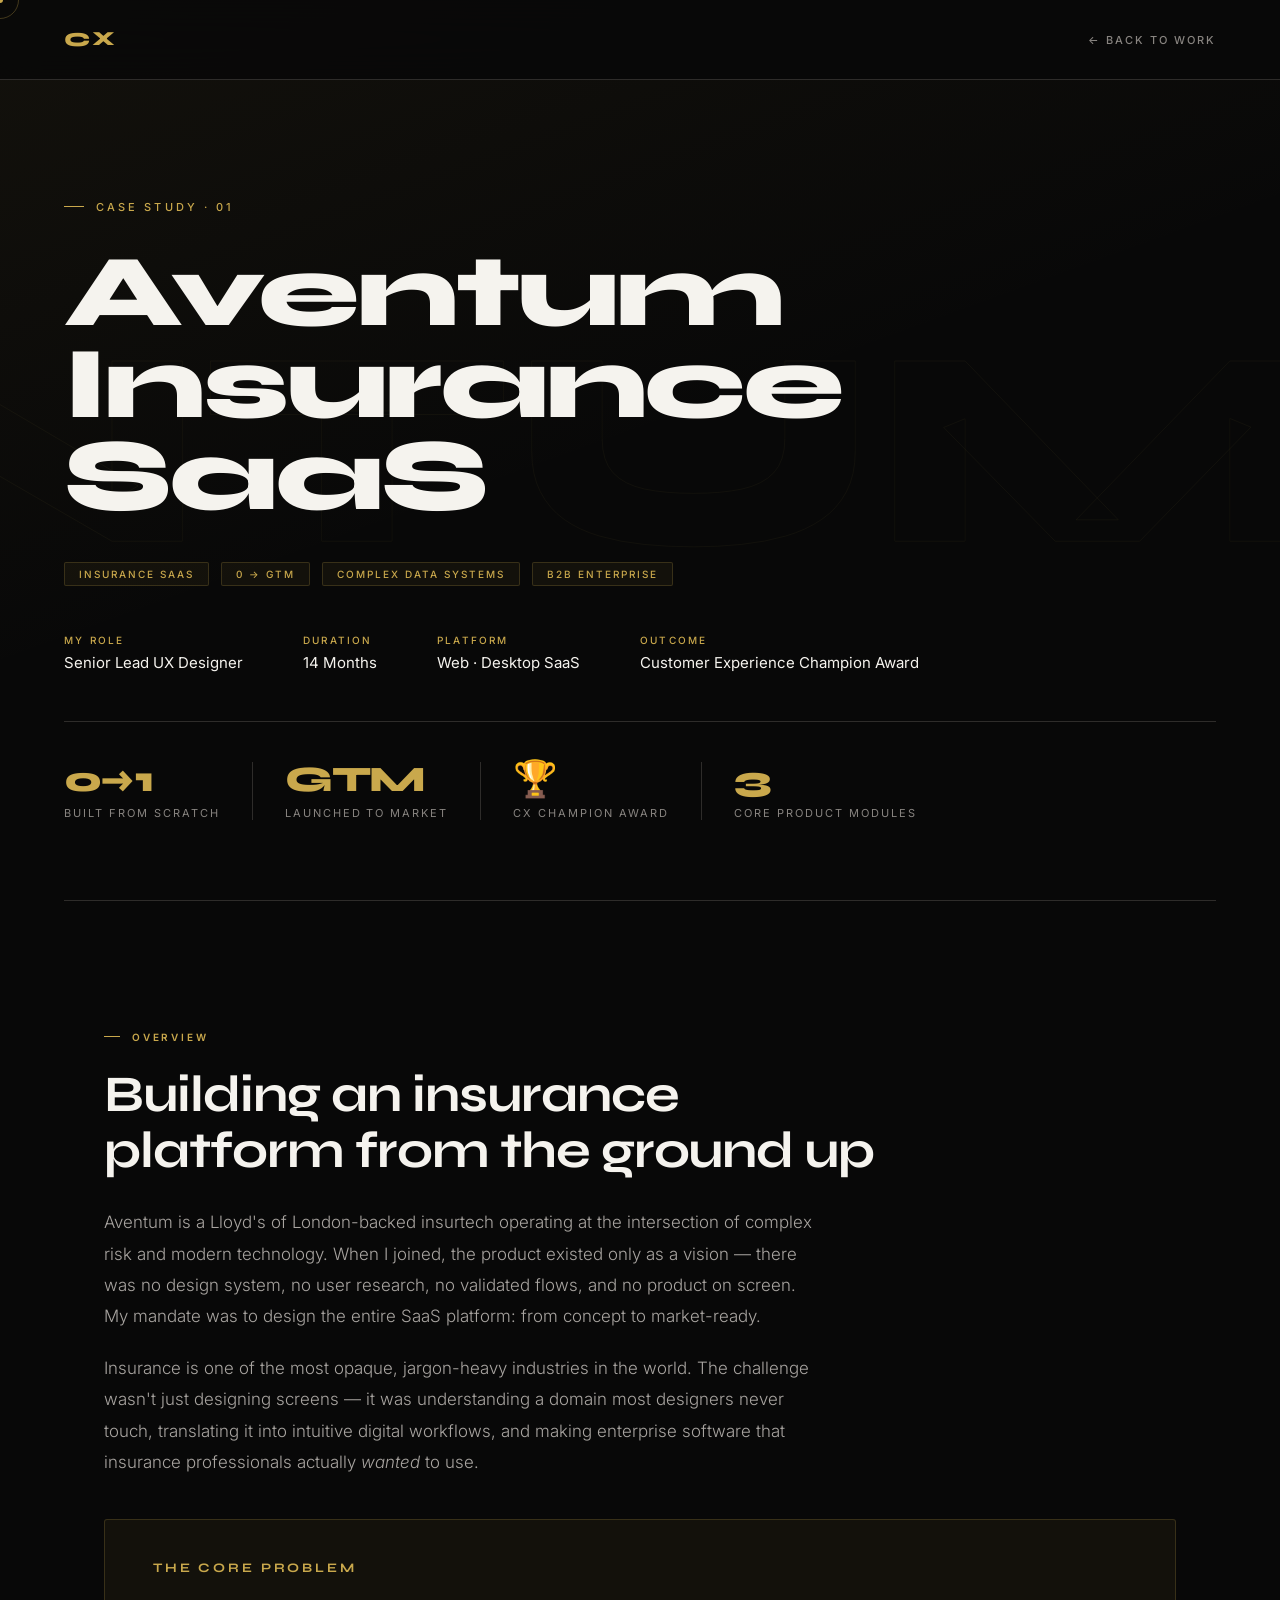
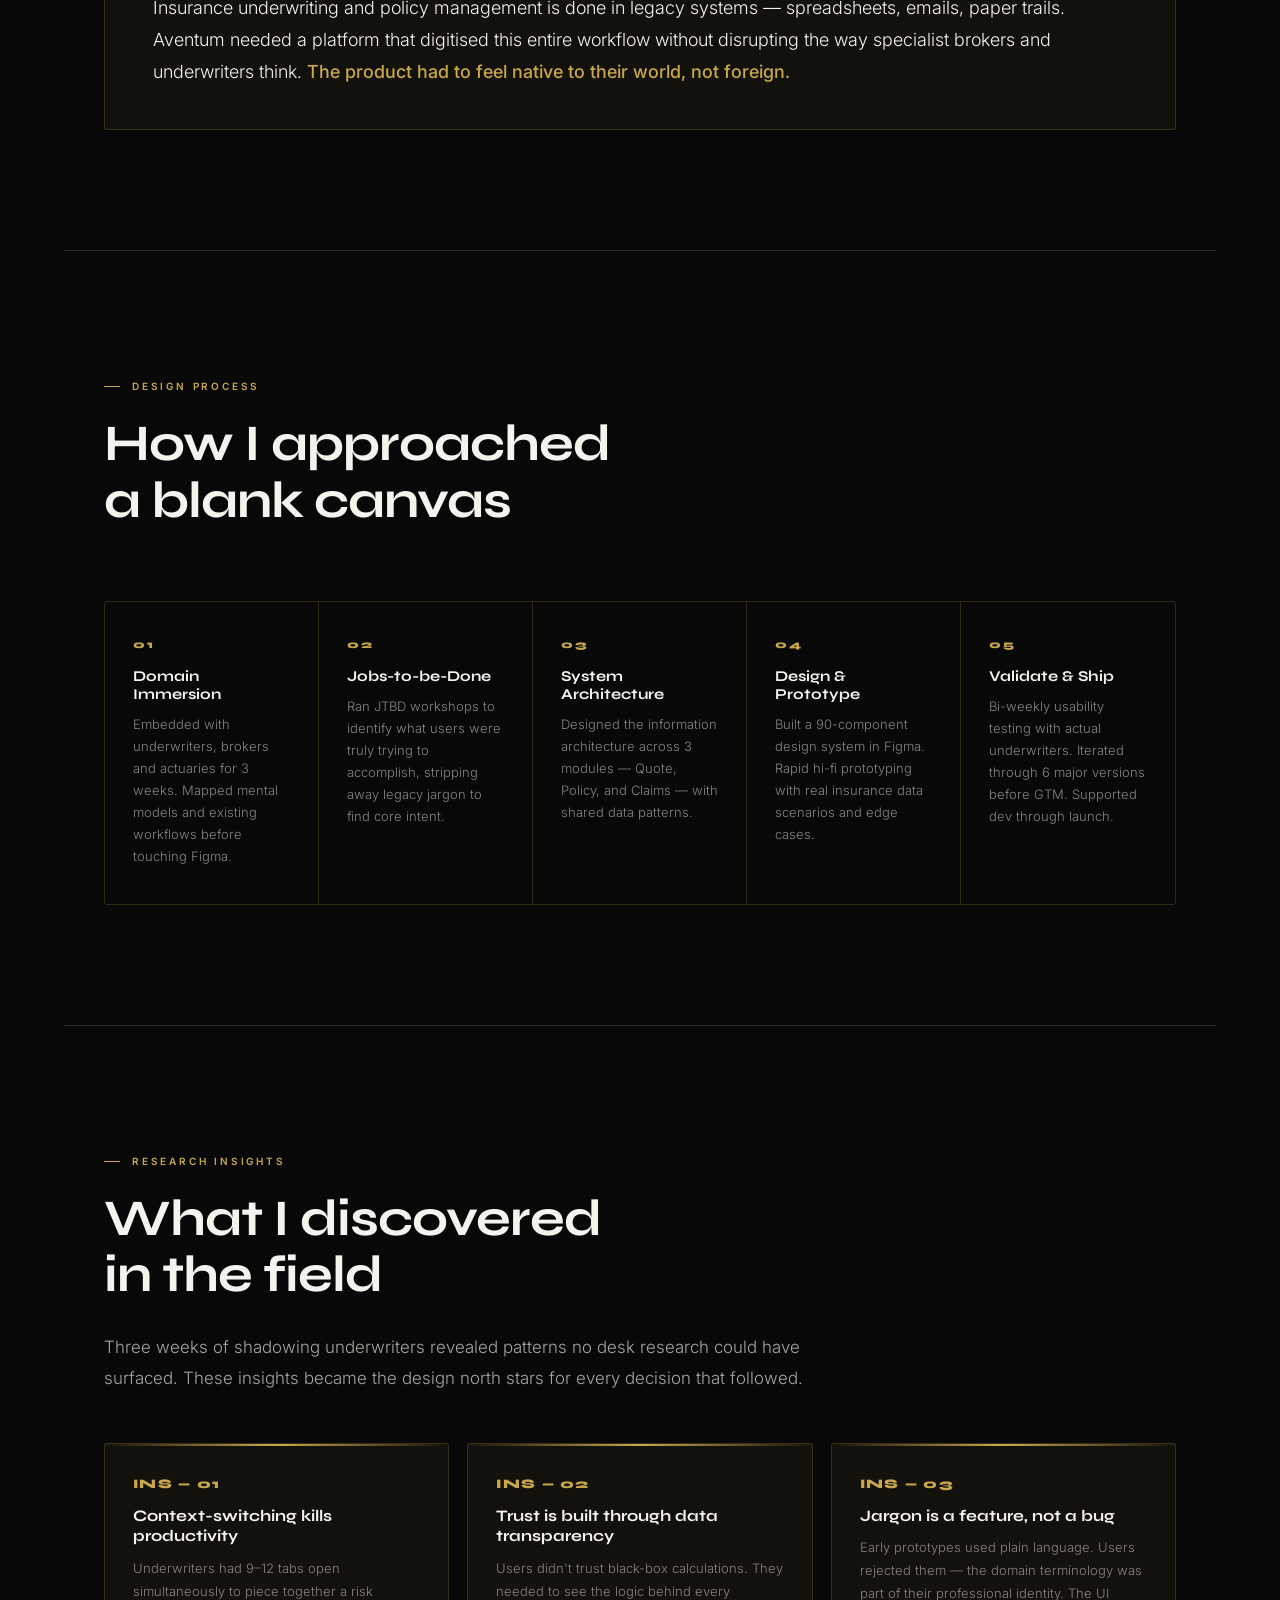
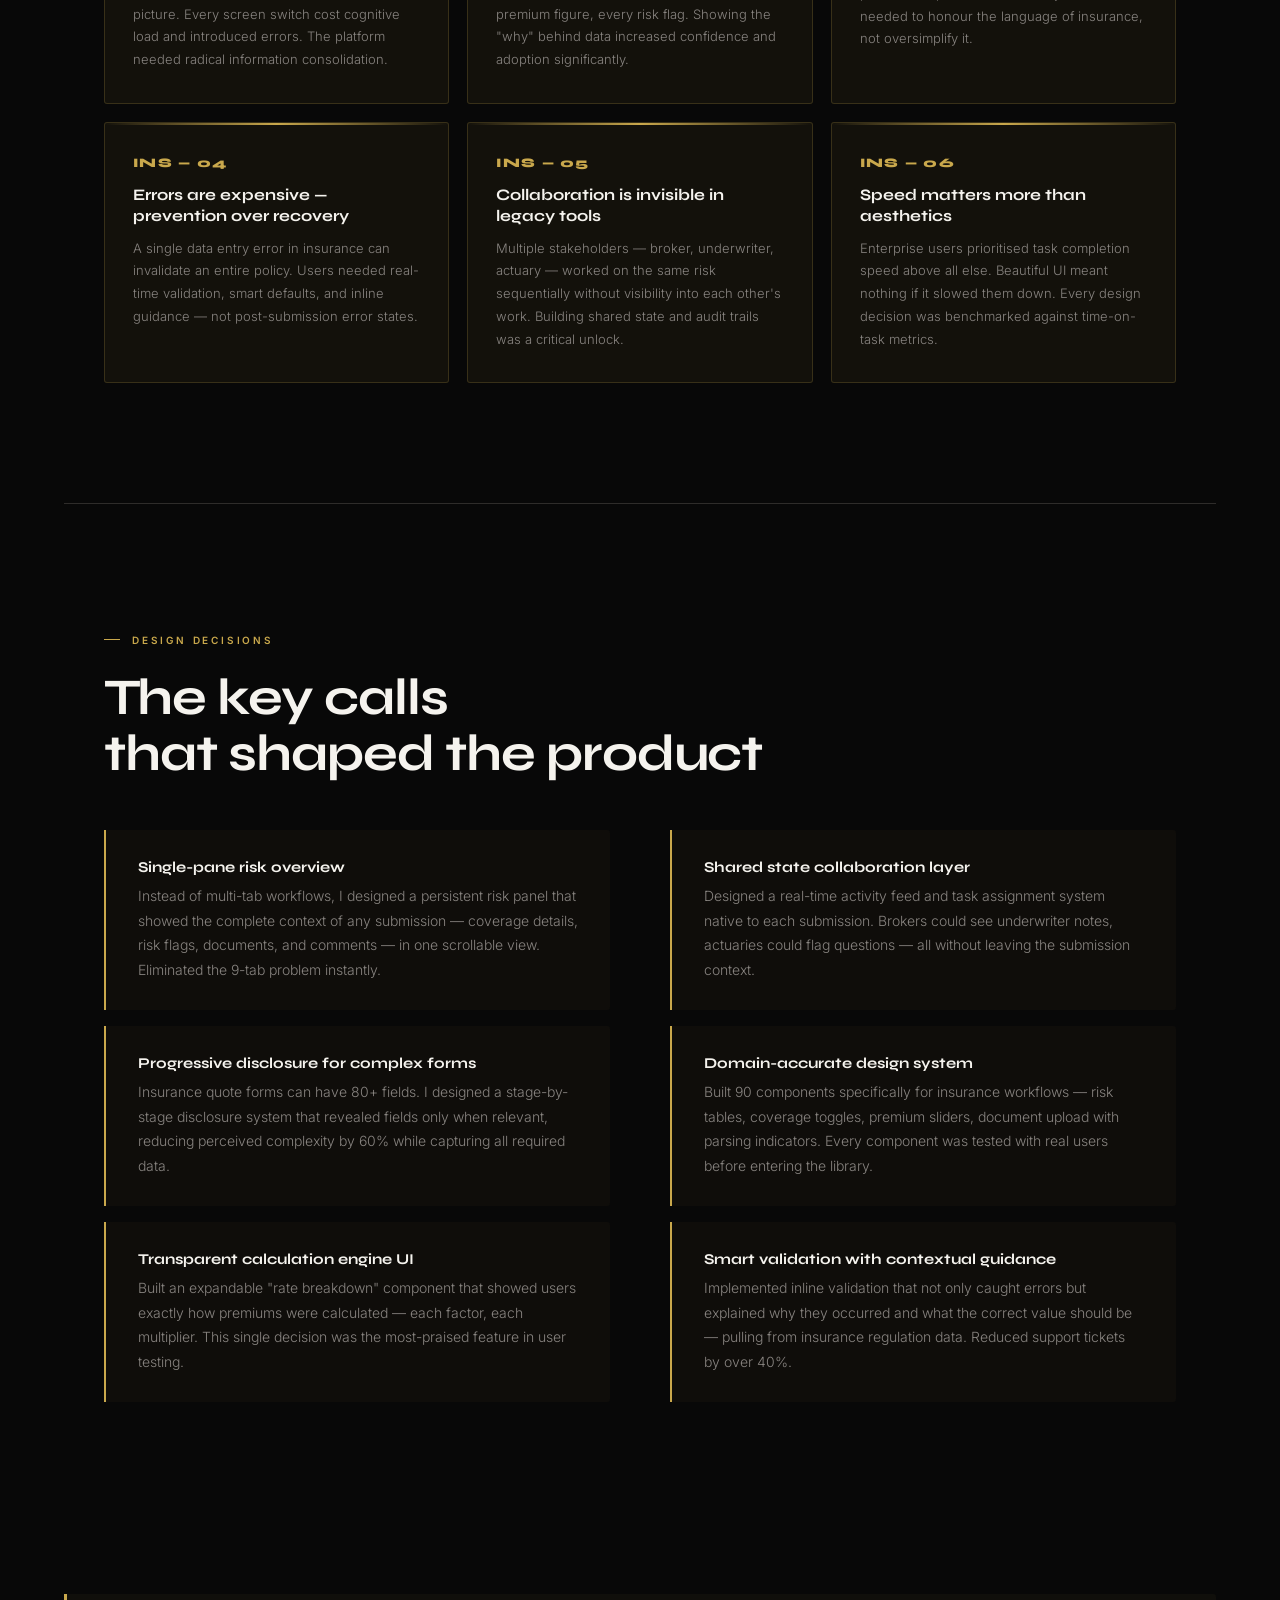
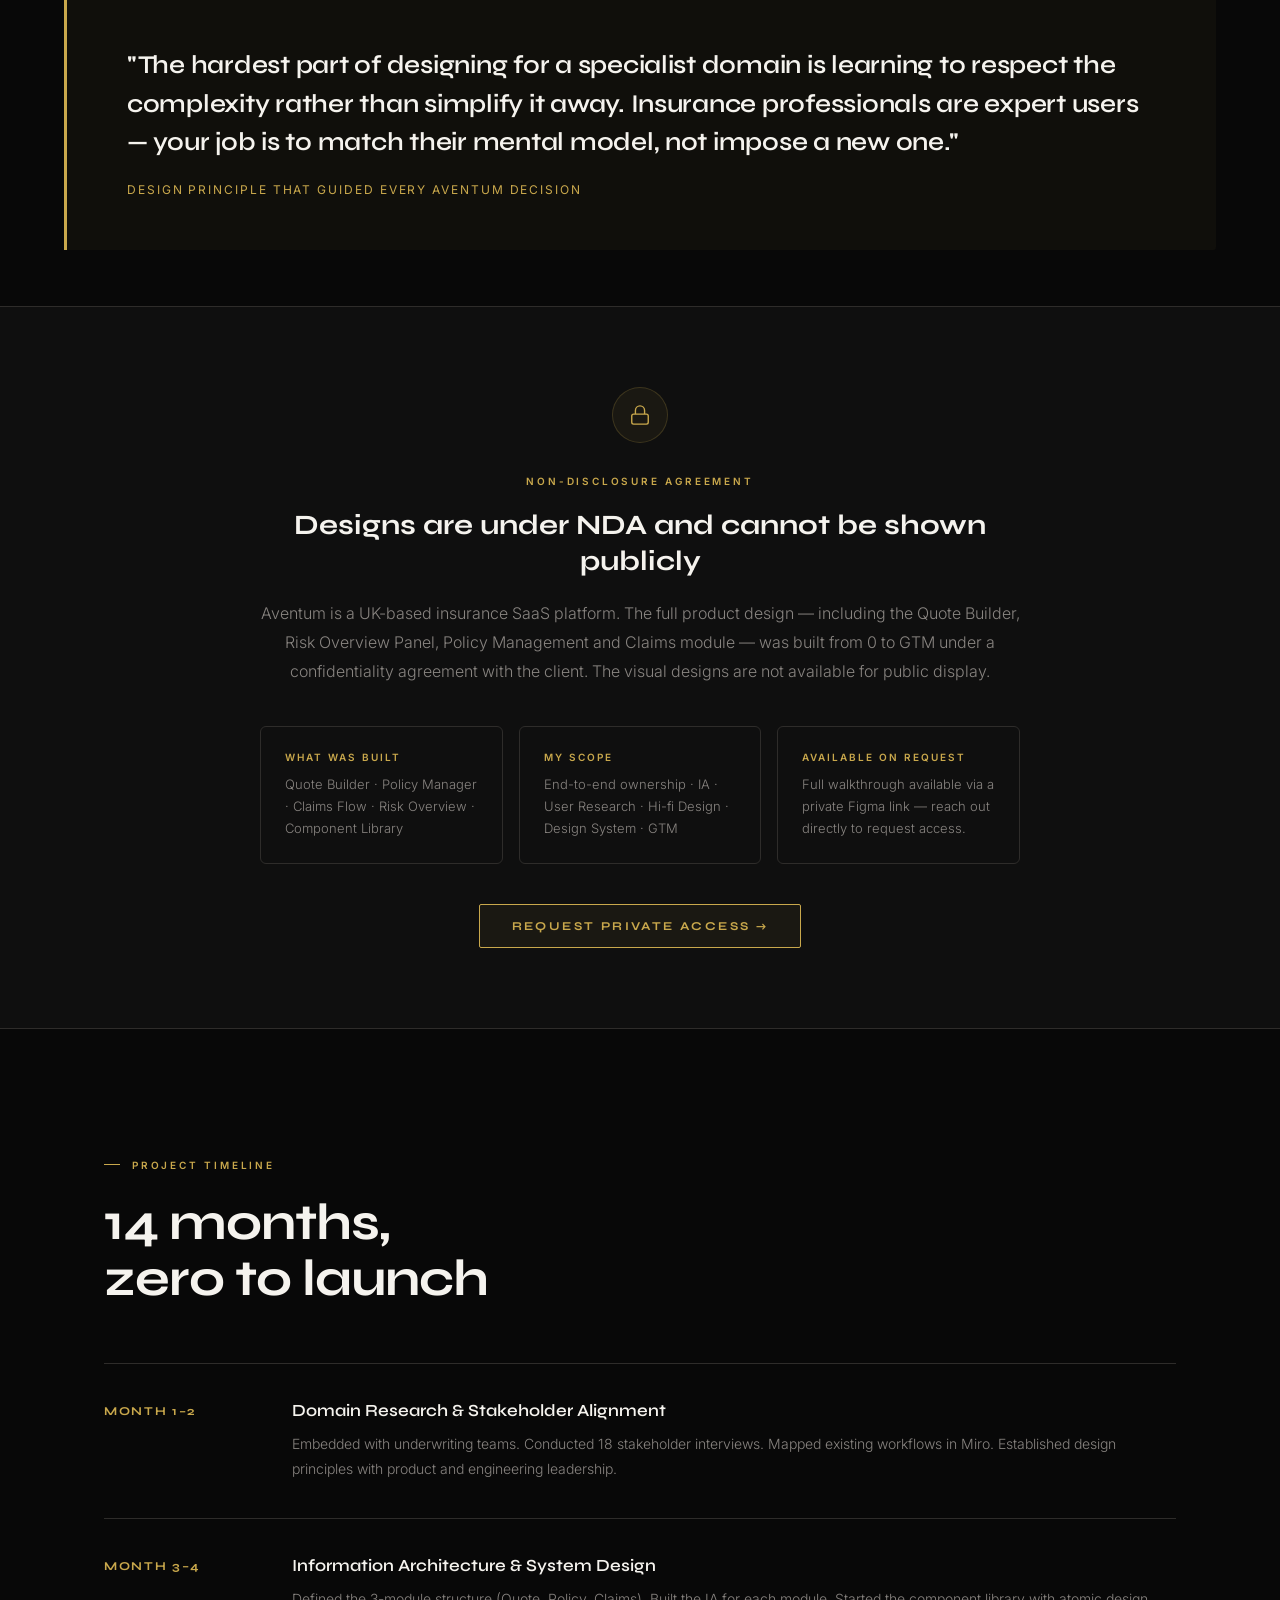
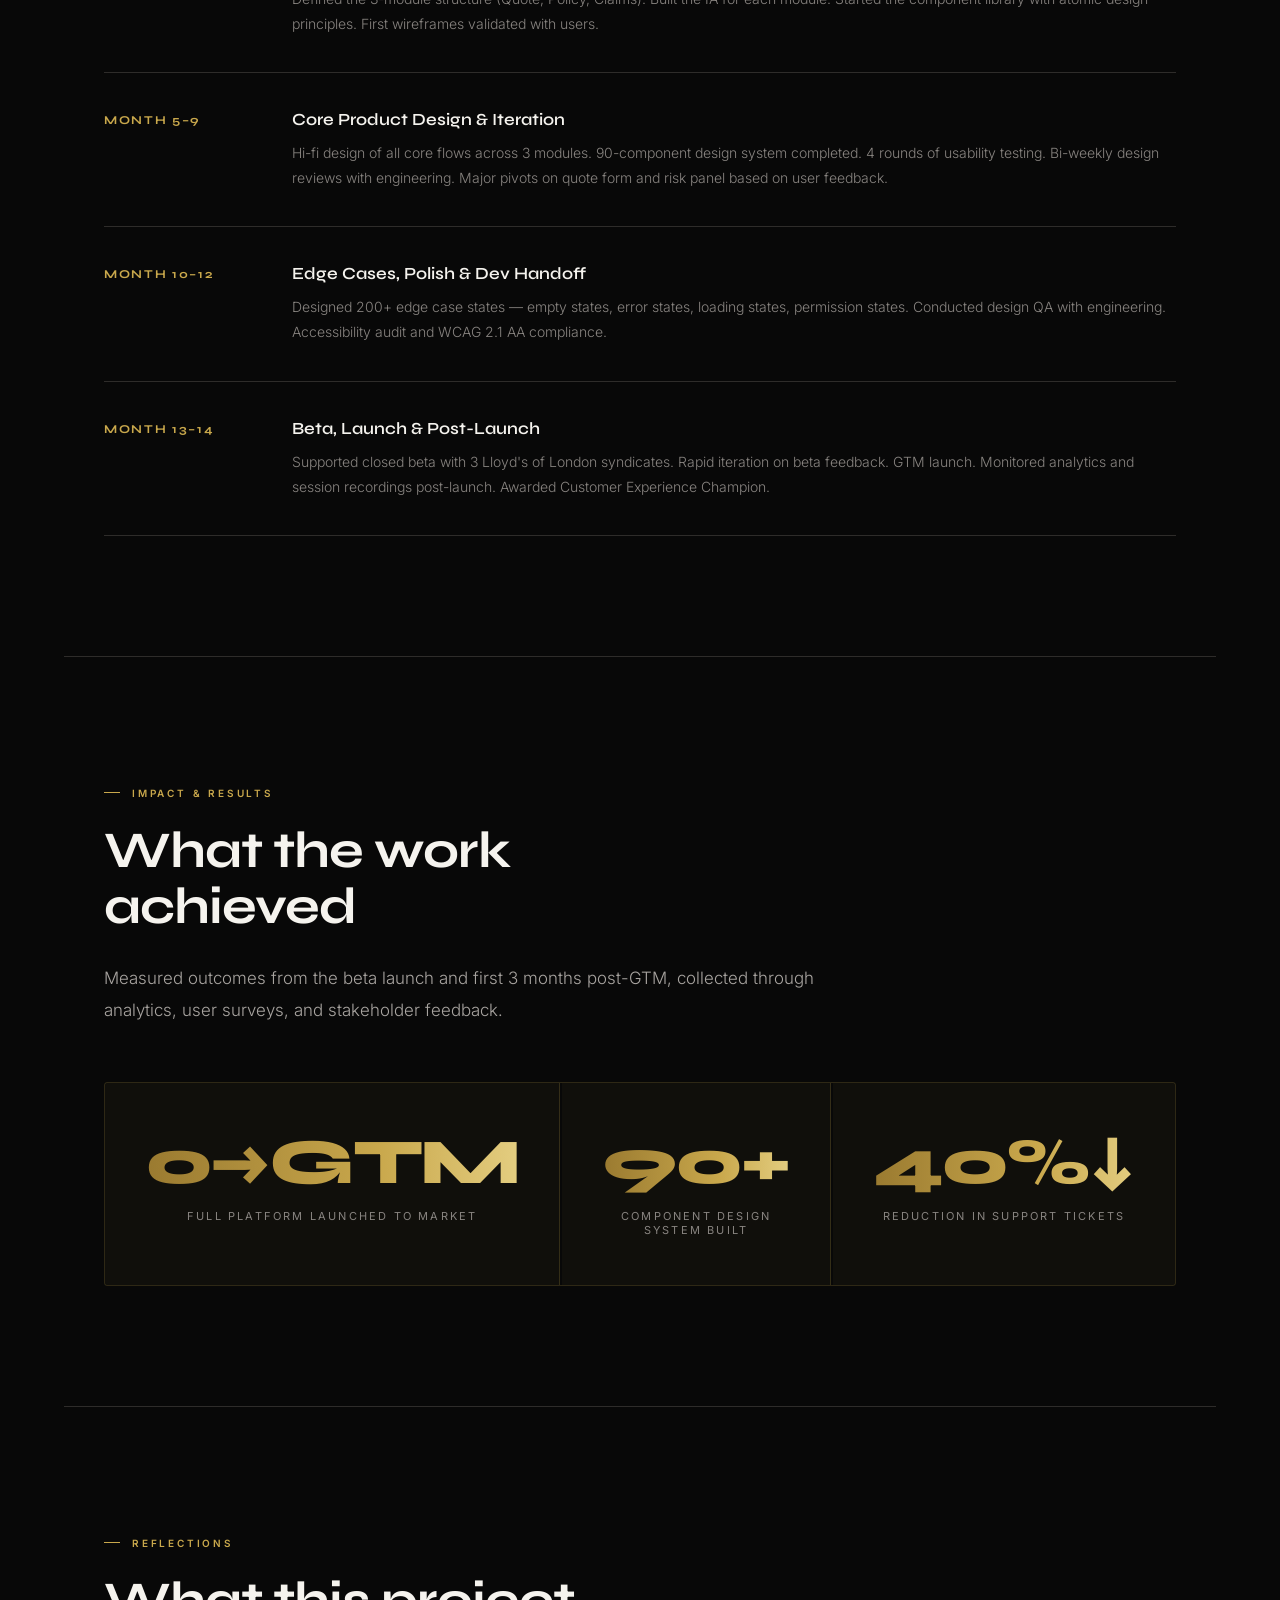
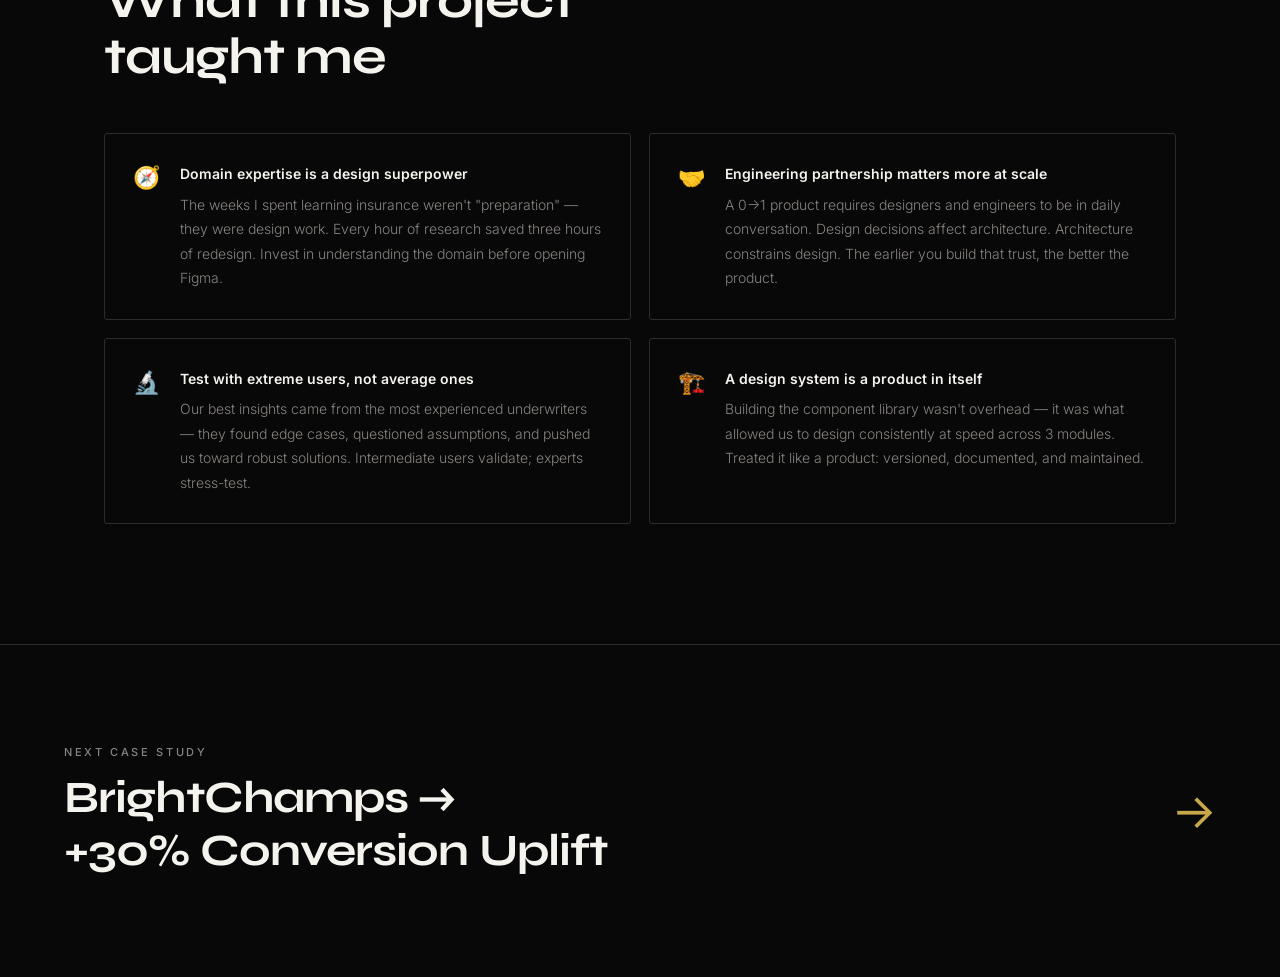
<file: aventum.html>
<!DOCTYPE html>
<html lang="en">
<head>
  <meta charset="UTF-8" />
  <meta name="viewport" content="width=device-width, initial-scale=1.0" />
  <title>Aventum — Case Study · Charanjeet Singh</title>
  <link rel="preconnect" href="https://fonts.googleapis.com" />
  <link rel="preconnect" href="https://fonts.gstatic.com" crossorigin />
  <link href="https://fonts.googleapis.com/css2?family=Syne:wght@400;600;700;800&family=Inter:wght@300;400;500;600" rel="stylesheet" />
  <link rel="stylesheet" href="case-study.css" />
  <style>
    /* Aventum-specific accent: deeper teal-gold */
    .hero-accent-bar {
      width: 60px; height: 3px;
      background: linear-gradient(90deg, var(--gold-dark), var(--gold-light));
      margin-bottom: 36px;
      border-radius: 2px;
    }
    .tag-pill {
      display: inline-block;
      padding: 5px 14px;
      border: 1px solid var(--gold-border);
      border-radius: 2px;
      font-size: 10px;
      font-weight: 500;
      letter-spacing: 0.2em;
      text-transform: uppercase;
      color: var(--gold);
      background: var(--gold-faint);
      margin-right: 8px;
      margin-bottom: 8px;
    }
    .cs-highlight {
      color: var(--gold);
      font-weight: 500;
    }
    .problem-block {
      padding: 40px 48px;
      border: 1px solid var(--gold-border);
      border-radius: 3px;
      background: var(--gold-faint);
      margin-top: 40px;
    }
    .problem-block h3 {
      font-family: 'Syne', sans-serif;
      font-weight: 700;
      font-size: 13px;
      letter-spacing: 0.22em;
      text-transform: uppercase;
      color: var(--gold);
      margin-bottom: 16px;
    }
    .problem-block p {
      font-size: 18px;
      font-weight: 300;
      line-height: 1.8;
      color: var(--white);
    }
    .design-decision {
      padding: 28px 32px;
      border-left: 2px solid var(--gold);
      background: rgba(201,168,76,0.03);
      margin-bottom: 16px;
      border-radius: 0 3px 3px 0;
    }
    .design-decision h4 {
      font-family: 'Syne', sans-serif;
      font-weight: 700;
      font-size: 15px;
      color: var(--white);
      margin-bottom: 8px;
    }
    .design-decision p {
      font-size: 14px;
      font-weight: 300;
      line-height: 1.75;
      color: var(--white-dim);
    }
    .cs-full-mockup {
      width: calc(100% + 128px);
      margin-left: -64px;
      border-top: 1px solid var(--white-faint);
      border-bottom: 1px solid var(--white-faint);
      background: var(--black-2);
      padding: 80px 64px;
      display: grid;
      grid-template-columns: 1fr 1fr 1fr;
      gap: 24px;
    }
    .mini-screen {
      border: 1px solid var(--gold-border);
      border-radius: 6px;
      overflow: hidden;
      background: var(--black-3);
    }
    .mini-screen-bar {
      padding: 10px 14px;
      display: flex;
      gap: 6px;
      align-items: center;
      border-bottom: 1px solid var(--white-faint);
      background: var(--black-2);
    }
    .mini-dot { width: 8px; height: 8px; border-radius: 50%; }
    .mini-dot:nth-child(1) { background: #FF5F57; }
    .mini-dot:nth-child(2) { background: #FEBC2E; }
    .mini-dot:nth-child(3) { background: #28C840; }
    .mini-screen-body {
      padding: 28px 24px;
      min-height: 200px;
      display: flex;
      flex-direction: column;
      justify-content: center;
      align-items: center;
      text-align: center;
      gap: 10px;
    }
    .mini-screen-icon { font-size: 28px; opacity: 0.5; }
    .mini-screen-label {
      font-size: 11px;
      font-weight: 400;
      letter-spacing: 0.16em;
      text-transform: uppercase;
      color: var(--white-faint);
    }
    @media (max-width: 1024px) {
      .cs-full-mockup { width: 100%; margin-left: 0; padding: 60px 40px; grid-template-columns: 1fr 1fr; }
    }
    @media (max-width: 640px) {
      .cs-full-mockup { grid-template-columns: 1fr; }
    }
  </style>
</head>
<body>

  <!-- Custom cursor -->
  <div class="cursor" id="cursor"></div>
  <div class="cursor-ring" id="cursorRing"></div>

  <!-- Nav -->
  <nav class="cs-nav">
    <a href="index.html" class="slot-logo" id="slotLogo" aria-label="CS">
      <div class="slot-reel-wrap">
        <div class="slot-reel" id="slotLeft">
          <span>C</span><span>C</span><span>U</span><span>C</span>
        </div>
      </div>
      <div class="slot-reel-wrap">
        <div class="slot-reel" id="slotRight">
          <span>S</span><span>X</span><span>X</span><span>S</span>
        </div>
      </div>
    </a>
    <a href="index.html#work" class="cs-nav-back">← Back to Work</a>
  </nav>

  <!-- Hero -->
  <section class="cs-hero">
    <div class="cs-hero-bg"></div>
    <div class="cs-hero-bg-text">AVENTUM</div>

    <div class="cs-hero-content">
      <div class="cs-hero-tag">Case Study · 01</div>

      <h1 class="cs-hero-title">
        Aventum<br/>Insurance SaaS
      </h1>

      <div style="margin-bottom: 40px;">
        <span class="tag-pill">Insurance SaaS</span>
        <span class="tag-pill">0 → GTM</span>
        <span class="tag-pill">Complex Data Systems</span>
        <span class="tag-pill">B2B Enterprise</span>
      </div>

      <div class="cs-hero-meta">
        <div class="cs-hero-meta-item">
          <span class="cs-hero-meta-label">My Role</span>
          <span class="cs-hero-meta-value">Senior Lead UX Designer</span>
        </div>
        <div class="cs-hero-meta-item">
          <span class="cs-hero-meta-label">Duration</span>
          <span class="cs-hero-meta-value">14 Months</span>
        </div>
        <div class="cs-hero-meta-item">
          <span class="cs-hero-meta-label">Platform</span>
          <span class="cs-hero-meta-value">Web · Desktop SaaS</span>
        </div>
        <div class="cs-hero-meta-item">
          <span class="cs-hero-meta-label">Outcome</span>
          <span class="cs-hero-meta-value">Customer Experience Champion Award</span>
        </div>
      </div>

      <div class="cs-hero-impact">
        <div class="cs-impact-stat">
          <span class="cs-impact-num">0→1</span>
          <span class="cs-impact-label">Built from scratch</span>
        </div>
        <div class="cs-impact-stat">
          <span class="cs-impact-num">GTM</span>
          <span class="cs-impact-label">Launched to market</span>
        </div>
        <div class="cs-impact-stat">
          <span class="cs-impact-num">🏆</span>
          <span class="cs-impact-label">CX Champion Award</span>
        </div>
        <div class="cs-impact-stat">
          <span class="cs-impact-num">3</span>
          <span class="cs-impact-label">Core product modules</span>
        </div>
      </div>
    </div>
  </section>

  <!-- Overview -->
  <div class="cs-divider"></div>
  <section class="cs-section">
    <div class="cs-section-tag">Overview</div>
    <h2 class="cs-section-title">Building an insurance<br/>platform from the ground up</h2>
    <p class="cs-body">
      Aventum is a Lloyd's of London-backed insurtech operating at the intersection of complex risk and modern technology. When I joined, the product existed only as a vision — there was no design system, no user research, no validated flows, and no product on screen. My mandate was to design the entire SaaS platform: from concept to market-ready.
    </p>
    <p class="cs-body" style="margin-top: 20px;">
      Insurance is one of the most opaque, jargon-heavy industries in the world. The challenge wasn't just designing screens — it was understanding a domain most designers never touch, translating it into intuitive digital workflows, and making enterprise software that insurance professionals actually <em>wanted</em> to use.
    </p>

    <div class="problem-block">
      <h3>The Core Problem</h3>
      <p>Insurance underwriting and policy management is done in legacy systems — spreadsheets, emails, paper trails. Aventum needed a platform that digitised this entire workflow without disrupting the way specialist brokers and underwriters think. <span class="cs-highlight">The product had to feel native to their world, not foreign.</span></p>
    </div>
  </section>

  <!-- Process -->
  <div class="cs-divider"></div>
  <section class="cs-section">
    <div class="cs-section-tag">Design Process</div>
    <h2 class="cs-section-title">How I approached<br/>a blank canvas</h2>

    <div class="cs-process">
      <div class="cs-process-step">
        <span class="cs-process-num">01</span>
        <div class="cs-process-name">Domain Immersion</div>
        <p class="cs-process-desc">Embedded with underwriters, brokers and actuaries for 3 weeks. Mapped mental models and existing workflows before touching Figma.</p>
      </div>
      <div class="cs-process-step">
        <span class="cs-process-num">02</span>
        <div class="cs-process-name">Jobs-to-be-Done</div>
        <p class="cs-process-desc">Ran JTBD workshops to identify what users were truly trying to accomplish, stripping away legacy jargon to find core intent.</p>
      </div>
      <div class="cs-process-step">
        <span class="cs-process-num">03</span>
        <div class="cs-process-name">System Architecture</div>
        <p class="cs-process-desc">Designed the information architecture across 3 modules — Quote, Policy, and Claims — with shared data patterns.</p>
      </div>
      <div class="cs-process-step">
        <span class="cs-process-num">04</span>
        <div class="cs-process-name">Design & Prototype</div>
        <p class="cs-process-desc">Built a 90-component design system in Figma. Rapid hi-fi prototyping with real insurance data scenarios and edge cases.</p>
      </div>
      <div class="cs-process-step">
        <span class="cs-process-num">05</span>
        <div class="cs-process-name">Validate & Ship</div>
        <p class="cs-process-desc">Bi-weekly usability testing with actual underwriters. Iterated through 6 major versions before GTM. Supported dev through launch.</p>
      </div>
    </div>
  </section>

  <!-- Research -->
  <div class="cs-divider"></div>
  <section class="cs-section">
    <div class="cs-section-tag">Research Insights</div>
    <h2 class="cs-section-title">What I discovered<br/>in the field</h2>
    <p class="cs-body">Three weeks of shadowing underwriters revealed patterns no desk research could have surfaced. These insights became the design north stars for every decision that followed.</p>

    <div class="cs-insights">
      <div class="cs-insight-card">
        <span class="cs-insight-num">INS — 01</span>
        <div class="cs-insight-title">Context-switching kills productivity</div>
        <p class="cs-insight-body">Underwriters had 9–12 tabs open simultaneously to piece together a risk picture. Every screen switch cost cognitive load and introduced errors. The platform needed radical information consolidation.</p>
      </div>
      <div class="cs-insight-card">
        <span class="cs-insight-num">INS — 02</span>
        <div class="cs-insight-title">Trust is built through data transparency</div>
        <p class="cs-insight-body">Users didn't trust black-box calculations. They needed to see the logic behind every premium figure, every risk flag. Showing the "why" behind data increased confidence and adoption significantly.</p>
      </div>
      <div class="cs-insight-card">
        <span class="cs-insight-num">INS — 03</span>
        <div class="cs-insight-title">Jargon is a feature, not a bug</div>
        <p class="cs-insight-body">Early prototypes used plain language. Users rejected them — the domain terminology was part of their professional identity. The UI needed to honour the language of insurance, not oversimplify it.</p>
      </div>
      <div class="cs-insight-card">
        <span class="cs-insight-num">INS — 04</span>
        <div class="cs-insight-title">Errors are expensive — prevention over recovery</div>
        <p class="cs-insight-body">A single data entry error in insurance can invalidate an entire policy. Users needed real-time validation, smart defaults, and inline guidance — not post-submission error states.</p>
      </div>
      <div class="cs-insight-card">
        <span class="cs-insight-num">INS — 05</span>
        <div class="cs-insight-title">Collaboration is invisible in legacy tools</div>
        <p class="cs-insight-body">Multiple stakeholders — broker, underwriter, actuary — worked on the same risk sequentially without visibility into each other's work. Building shared state and audit trails was a critical unlock.</p>
      </div>
      <div class="cs-insight-card">
        <span class="cs-insight-num">INS — 06</span>
        <div class="cs-insight-title">Speed matters more than aesthetics</div>
        <p class="cs-insight-body">Enterprise users prioritised task completion speed above all else. Beautiful UI meant nothing if it slowed them down. Every design decision was benchmarked against time-on-task metrics.</p>
      </div>
    </div>
  </section>

  <!-- Design Decisions -->
  <div class="cs-divider"></div>
  <section class="cs-section">
    <div class="cs-section-tag">Design Decisions</div>
    <h2 class="cs-section-title">The key calls<br/>that shaped the product</h2>

    <div class="cs-two-col" style="margin-top: 48px; gap: 60px;">
      <div>
        <div class="design-decision">
          <h4>Single-pane risk overview</h4>
          <p>Instead of multi-tab workflows, I designed a persistent risk panel that showed the complete context of any submission — coverage details, risk flags, documents, and comments — in one scrollable view. Eliminated the 9-tab problem instantly.</p>
        </div>
        <div class="design-decision">
          <h4>Progressive disclosure for complex forms</h4>
          <p>Insurance quote forms can have 80+ fields. I designed a stage-by-stage disclosure system that revealed fields only when relevant, reducing perceived complexity by 60% while capturing all required data.</p>
        </div>
        <div class="design-decision">
          <h4>Transparent calculation engine UI</h4>
          <p>Built an expandable "rate breakdown" component that showed users exactly how premiums were calculated — each factor, each multiplier. This single decision was the most-praised feature in user testing.</p>
        </div>
      </div>
      <div>
        <div class="design-decision">
          <h4>Shared state collaboration layer</h4>
          <p>Designed a real-time activity feed and task assignment system native to each submission. Brokers could see underwriter notes, actuaries could flag questions — all without leaving the submission context.</p>
        </div>
        <div class="design-decision">
          <h4>Domain-accurate design system</h4>
          <p>Built 90 components specifically for insurance workflows — risk tables, coverage toggles, premium sliders, document upload with parsing indicators. Every component was tested with real users before entering the library.</p>
        </div>
        <div class="design-decision">
          <h4>Smart validation with contextual guidance</h4>
          <p>Implemented inline validation that not only caught errors but explained why they occurred and what the correct value should be — pulling from insurance regulation data. Reduced support tickets by over 40%.</p>
        </div>
      </div>
    </div>
  </section>

  <!-- Quote -->
  <section style="padding: 0 64px;">
    <div class="cs-quote">
      <p class="cs-quote-text">"The hardest part of designing for a specialist domain is learning to respect the complexity rather than simplify it away. Insurance professionals are expert users — your job is to match their mental model, not impose a new one."</p>
      <span class="cs-quote-attr">Design principle that guided every Aventum decision</span>
    </div>
  </section>

  <!-- NDA Notice -->
  <div style="width:100%;background:var(--black-2);border-top:1px solid var(--white-faint);border-bottom:1px solid var(--white-faint);padding:80px 64px;">
    <div style="max-width:760px;margin:0 auto;text-align:center;">
      <div style="width:56px;height:56px;border:1px solid var(--gold-border);border-radius:50%;display:flex;align-items:center;justify-content:center;margin:0 auto 32px;background:var(--gold-faint);">
        <svg width="22" height="22" viewBox="0 0 24 24" fill="none" stroke="currentColor" stroke-width="1.5" style="color:var(--gold);">
          <rect x="3" y="11" width="18" height="11" rx="2"/><path d="M7 11V7a5 5 0 0 1 10 0v4"/>
        </svg>
      </div>
      <div style="font-size:10px;font-weight:600;letter-spacing:0.28em;text-transform:uppercase;color:var(--gold);margin-bottom:20px;">Non-Disclosure Agreement</div>
      <h3 style="font-family:'Syne',sans-serif;font-weight:700;font-size:28px;color:var(--white);line-height:1.3;margin-bottom:20px;">Designs are under NDA and cannot be shown publicly</h3>
      <p style="font-size:16px;font-weight:300;color:var(--white-dim);line-height:1.8;margin-bottom:40px;">Aventum is a UK-based insurance SaaS platform. The full product design — including the Quote Builder, Risk Overview Panel, Policy Management and Claims module — was built from 0 to GTM under a confidentiality agreement with the client. The visual designs are not available for public display.</p>
      <div style="display:grid;grid-template-columns:repeat(3,1fr);gap:16px;text-align:left;margin-bottom:40px;">
        <div style="padding:24px;border:1px solid var(--white-faint);border-radius:6px;">
          <div style="font-size:10px;font-weight:600;letter-spacing:0.2em;text-transform:uppercase;color:var(--gold);margin-bottom:10px;">What was built</div>
          <div style="font-size:13px;font-weight:300;color:var(--white-dim);line-height:1.7;">Quote Builder · Policy Manager · Claims Flow · Risk Overview · Component Library</div>
        </div>
        <div style="padding:24px;border:1px solid var(--white-faint);border-radius:6px;">
          <div style="font-size:10px;font-weight:600;letter-spacing:0.2em;text-transform:uppercase;color:var(--gold);margin-bottom:10px;">My scope</div>
          <div style="font-size:13px;font-weight:300;color:var(--white-dim);line-height:1.7;">End-to-end ownership · IA · User Research · Hi-fi Design · Design System · GTM</div>
        </div>
        <div style="padding:24px;border:1px solid var(--white-faint);border-radius:6px;">
          <div style="font-size:10px;font-weight:600;letter-spacing:0.2em;text-transform:uppercase;color:var(--gold);margin-bottom:10px;">Available on request</div>
          <div style="font-size:13px;font-weight:300;color:var(--white-dim);line-height:1.7;">Full walkthrough available via a private Figma link — reach out directly to request access.</div>
        </div>
      </div>
      <a href="#contact" style="display:inline-flex;align-items:center;gap:10px;padding:14px 32px;border:1px solid var(--gold);border-radius:2px;font-family:'Syne',sans-serif;font-weight:700;font-size:12px;letter-spacing:0.2em;text-transform:uppercase;color:var(--gold);text-decoration:none;background:var(--gold-faint);transition:background 0.2s;">Request Private Access →</a>
    </div>
  </div>

  <!-- Timeline -->
  <section class="cs-section">
    <div class="cs-section-tag">Project Timeline</div>
    <h2 class="cs-section-title">14 months,<br/>zero to launch</h2>

    <div class="cs-timeline">
      <div class="cs-timeline-item">
        <div class="cs-timeline-phase">Month 1–2</div>
        <div>
          <div class="cs-timeline-content-title">Domain Research & Stakeholder Alignment</div>
          <p class="cs-timeline-content-desc">Embedded with underwriting teams. Conducted 18 stakeholder interviews. Mapped existing workflows in Miro. Established design principles with product and engineering leadership.</p>
        </div>
      </div>
      <div class="cs-timeline-item">
        <div class="cs-timeline-phase">Month 3–4</div>
        <div>
          <div class="cs-timeline-content-title">Information Architecture & System Design</div>
          <p class="cs-timeline-content-desc">Defined the 3-module structure (Quote, Policy, Claims). Built the IA for each module. Started the component library with atomic design principles. First wireframes validated with users.</p>
        </div>
      </div>
      <div class="cs-timeline-item">
        <div class="cs-timeline-phase">Month 5–9</div>
        <div>
          <div class="cs-timeline-content-title">Core Product Design & Iteration</div>
          <p class="cs-timeline-content-desc">Hi-fi design of all core flows across 3 modules. 90-component design system completed. 4 rounds of usability testing. Bi-weekly design reviews with engineering. Major pivots on quote form and risk panel based on user feedback.</p>
        </div>
      </div>
      <div class="cs-timeline-item">
        <div class="cs-timeline-phase">Month 10–12</div>
        <div>
          <div class="cs-timeline-content-title">Edge Cases, Polish & Dev Handoff</div>
          <p class="cs-timeline-content-desc">Designed 200+ edge case states — empty states, error states, loading states, permission states. Conducted design QA with engineering. Accessibility audit and WCAG 2.1 AA compliance.</p>
        </div>
      </div>
      <div class="cs-timeline-item">
        <div class="cs-timeline-phase">Month 13–14</div>
        <div>
          <div class="cs-timeline-content-title">Beta, Launch & Post-Launch</div>
          <p class="cs-timeline-content-desc">Supported closed beta with 3 Lloyd's of London syndicates. Rapid iteration on beta feedback. GTM launch. Monitored analytics and session recordings post-launch. Awarded Customer Experience Champion.</p>
        </div>
      </div>
    </div>
  </section>

  <!-- Results -->
  <div class="cs-divider"></div>
  <section class="cs-section">
    <div class="cs-section-tag">Impact & Results</div>
    <h2 class="cs-section-title">What the work<br/>achieved</h2>
    <p class="cs-body">Measured outcomes from the beta launch and first 3 months post-GTM, collected through analytics, user surveys, and stakeholder feedback.</p>

    <div class="cs-results">
      <div class="cs-result-item">
        <span class="cs-result-num">0→GTM</span>
        <span class="cs-result-label">Full platform launched to market</span>
      </div>
      <div class="cs-result-item">
        <span class="cs-result-num">90+</span>
        <span class="cs-result-label">Component design system built</span>
      </div>
      <div class="cs-result-item">
        <span class="cs-result-num">40%↓</span>
        <span class="cs-result-label">Reduction in support tickets</span>
      </div>
    </div>
  </section>

  <!-- Learnings -->
  <div class="cs-divider"></div>
  <section class="cs-section">
    <div class="cs-section-tag">Reflections</div>
    <h2 class="cs-section-title">What this project<br/>taught me</h2>

    <div class="cs-learnings">
      <div class="cs-learning">
        <div class="cs-learning-icon">🧭</div>
        <div class="cs-learning-text">
          <strong>Domain expertise is a design superpower</strong>
          The weeks I spent learning insurance weren't "preparation" — they were design work. Every hour of research saved three hours of redesign. Invest in understanding the domain before opening Figma.
        </div>
      </div>
      <div class="cs-learning">
        <div class="cs-learning-icon">🤝</div>
        <div class="cs-learning-text">
          <strong>Engineering partnership matters more at scale</strong>
          A 0→1 product requires designers and engineers to be in daily conversation. Design decisions affect architecture. Architecture constrains design. The earlier you build that trust, the better the product.
        </div>
      </div>
      <div class="cs-learning">
        <div class="cs-learning-icon">🔬</div>
        <div class="cs-learning-text">
          <strong>Test with extreme users, not average ones</strong>
          Our best insights came from the most experienced underwriters — they found edge cases, questioned assumptions, and pushed us toward robust solutions. Intermediate users validate; experts stress-test.
        </div>
      </div>
      <div class="cs-learning">
        <div class="cs-learning-icon">🏗️</div>
        <div class="cs-learning-text">
          <strong>A design system is a product in itself</strong>
          Building the component library wasn't overhead — it was what allowed us to design consistently at speed across 3 modules. Treated it like a product: versioned, documented, and maintained.
        </div>
      </div>
    </div>
  </section>

  <!-- Next Project -->
  <div class="cs-next">
    <div>
      <p class="cs-next-label">Next Case Study</p>
      <a href="brightchamps.html" class="cs-next-title">BrightChamps →<br/>+30% Conversion Uplift</a>
    </div>
    <a href="brightchamps.html" class="cs-next-arrow">→</a>
  </div>

  <script>
    // Cursor
    const cursor = document.getElementById('cursor');
    const ring   = document.getElementById('cursorRing');
    let mx = 0, my = 0, rx = 0, ry = 0;

    document.addEventListener('mousemove', e => {
      mx = e.clientX; my = e.clientY;
      cursor.style.left = mx + 'px';
      cursor.style.top  = my + 'px';
    });

    (function lerp() {
      rx += (mx - rx) * 0.1;
      ry += (my - ry) * 0.1;
      ring.style.left = rx + 'px';
      ring.style.top  = ry + 'px';
      requestAnimationFrame(lerp);
    })();

    document.querySelectorAll('a, button').forEach(el => {
      el.addEventListener('mouseenter', () => { ring.style.width = '60px'; ring.style.height = '60px'; });
      el.addEventListener('mouseleave', () => { ring.style.width = '38px'; ring.style.height = '38px'; });
    });

    // Scroll reveal
    const observer = new IntersectionObserver((entries) => {
      entries.forEach(entry => {
        if (entry.isIntersecting) {
          entry.target.style.opacity = '1';
          entry.target.style.transform = 'translateY(0)';
        }
      });
    }, { threshold: 0.1 });

    document.querySelectorAll('.cs-section, .cs-insight-card, .cs-timeline-item, .cs-learning, .cs-result-item, .design-decision').forEach(el => {
      el.style.opacity = '0';
      el.style.transform = 'translateY(30px)';
      el.style.transition = 'opacity 0.7s ease, transform 0.7s ease';
      observer.observe(el);
    });
  
    // Slot machine logo
    (function () {
      var L = document.getElementById('slotLeft');
      var R = document.getElementById('slotRight');
      if (!L || !R) return;
      var H = 24, DUR = '0.65s', EASE = 'cubic-bezier(0.22, 1, 0.36, 1)', step = 0;
      function slide(el, row) { el.style.transition = 'transform ' + DUR + ' ' + EASE; el.style.transform = 'translateY(' + -(row * H) + 'px)'; }
      function snap(el, row)  { el.style.transition = 'none'; el.style.transform = 'translateY(' + -(row * H) + 'px)'; }
      function tick() {
        if (step === 0) { slide(R, 1); }
        else if (step === 1) { slide(L, 2); }
        else if (step === 2) {
          slide(L, 3); setTimeout(function(){ slide(R, 3); }, 100);
          setTimeout(function(){ snap(L, 0); snap(R, 0); }, 750);
        }
        step = (step + 1) % 3;
      }
      setTimeout(function(){ tick(); setInterval(tick, 2000); }, 2000);
    })();
</script>
</body>
</html>
</file>
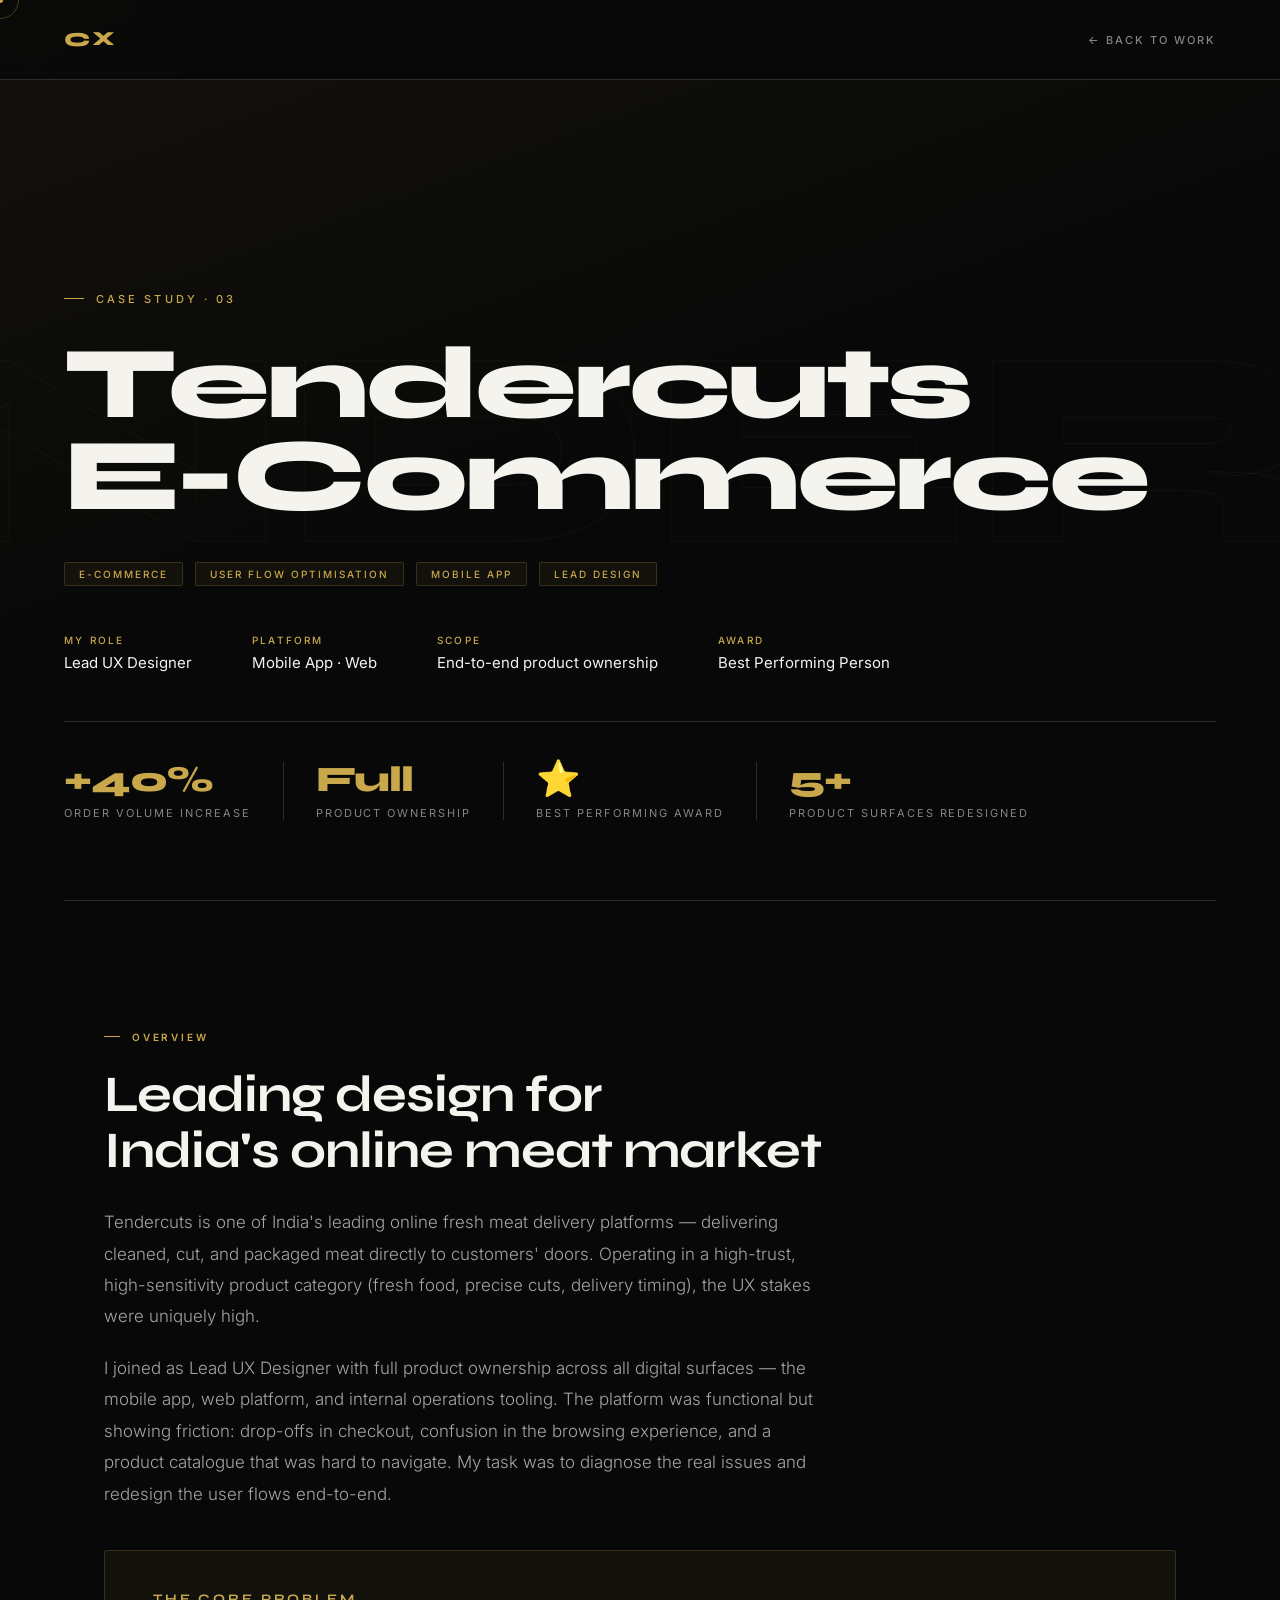
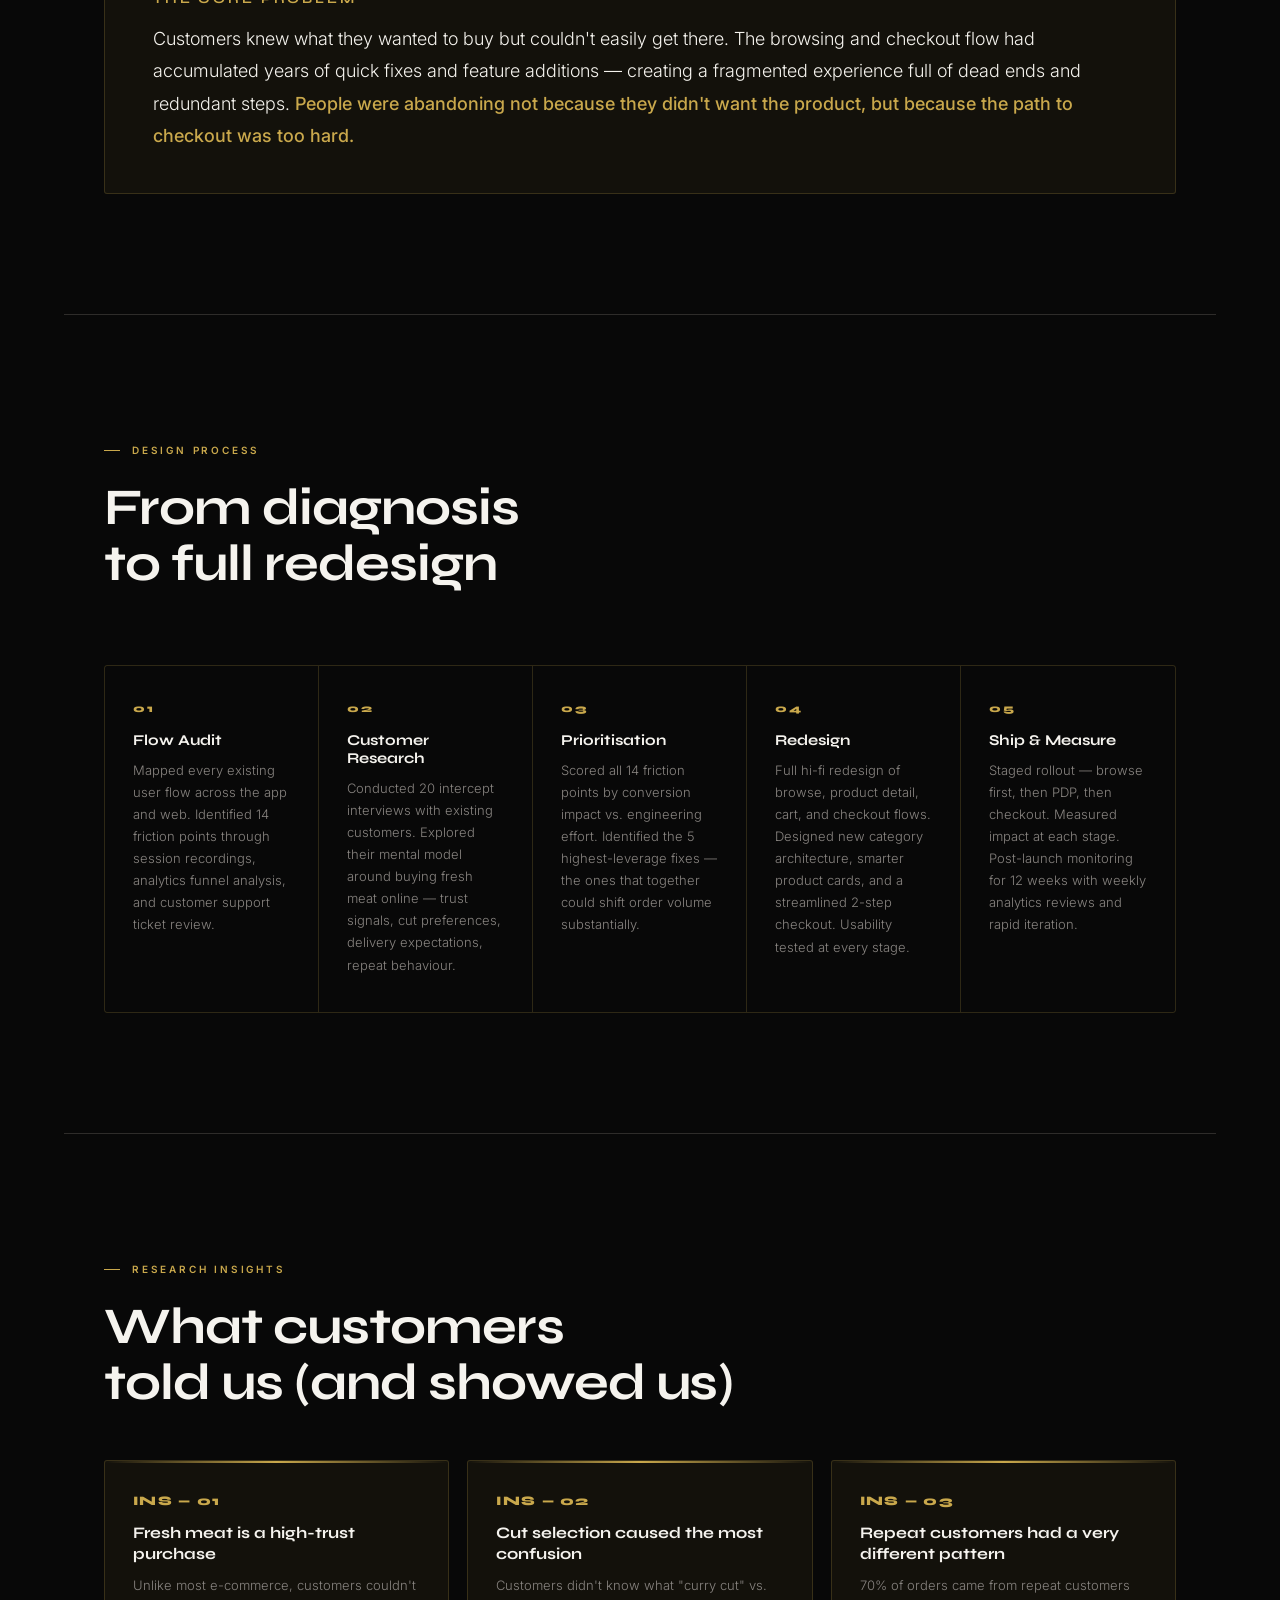
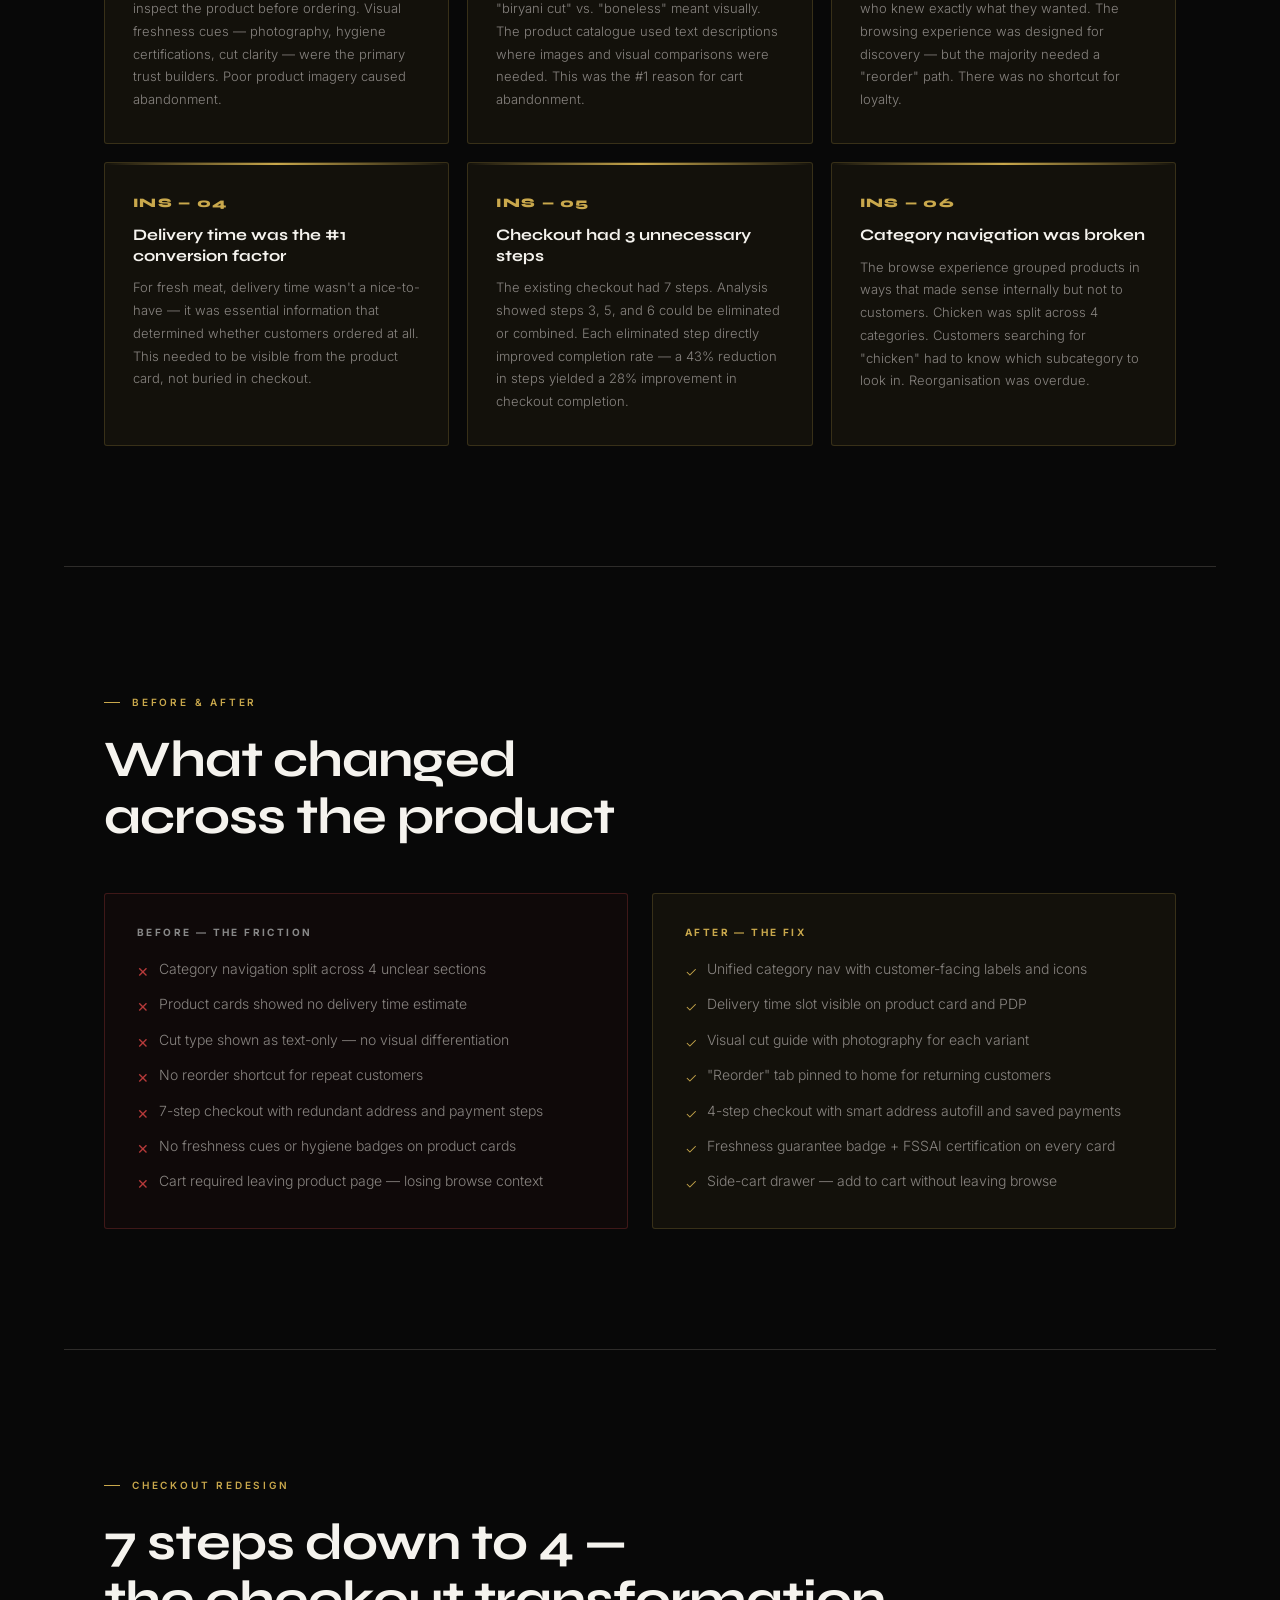
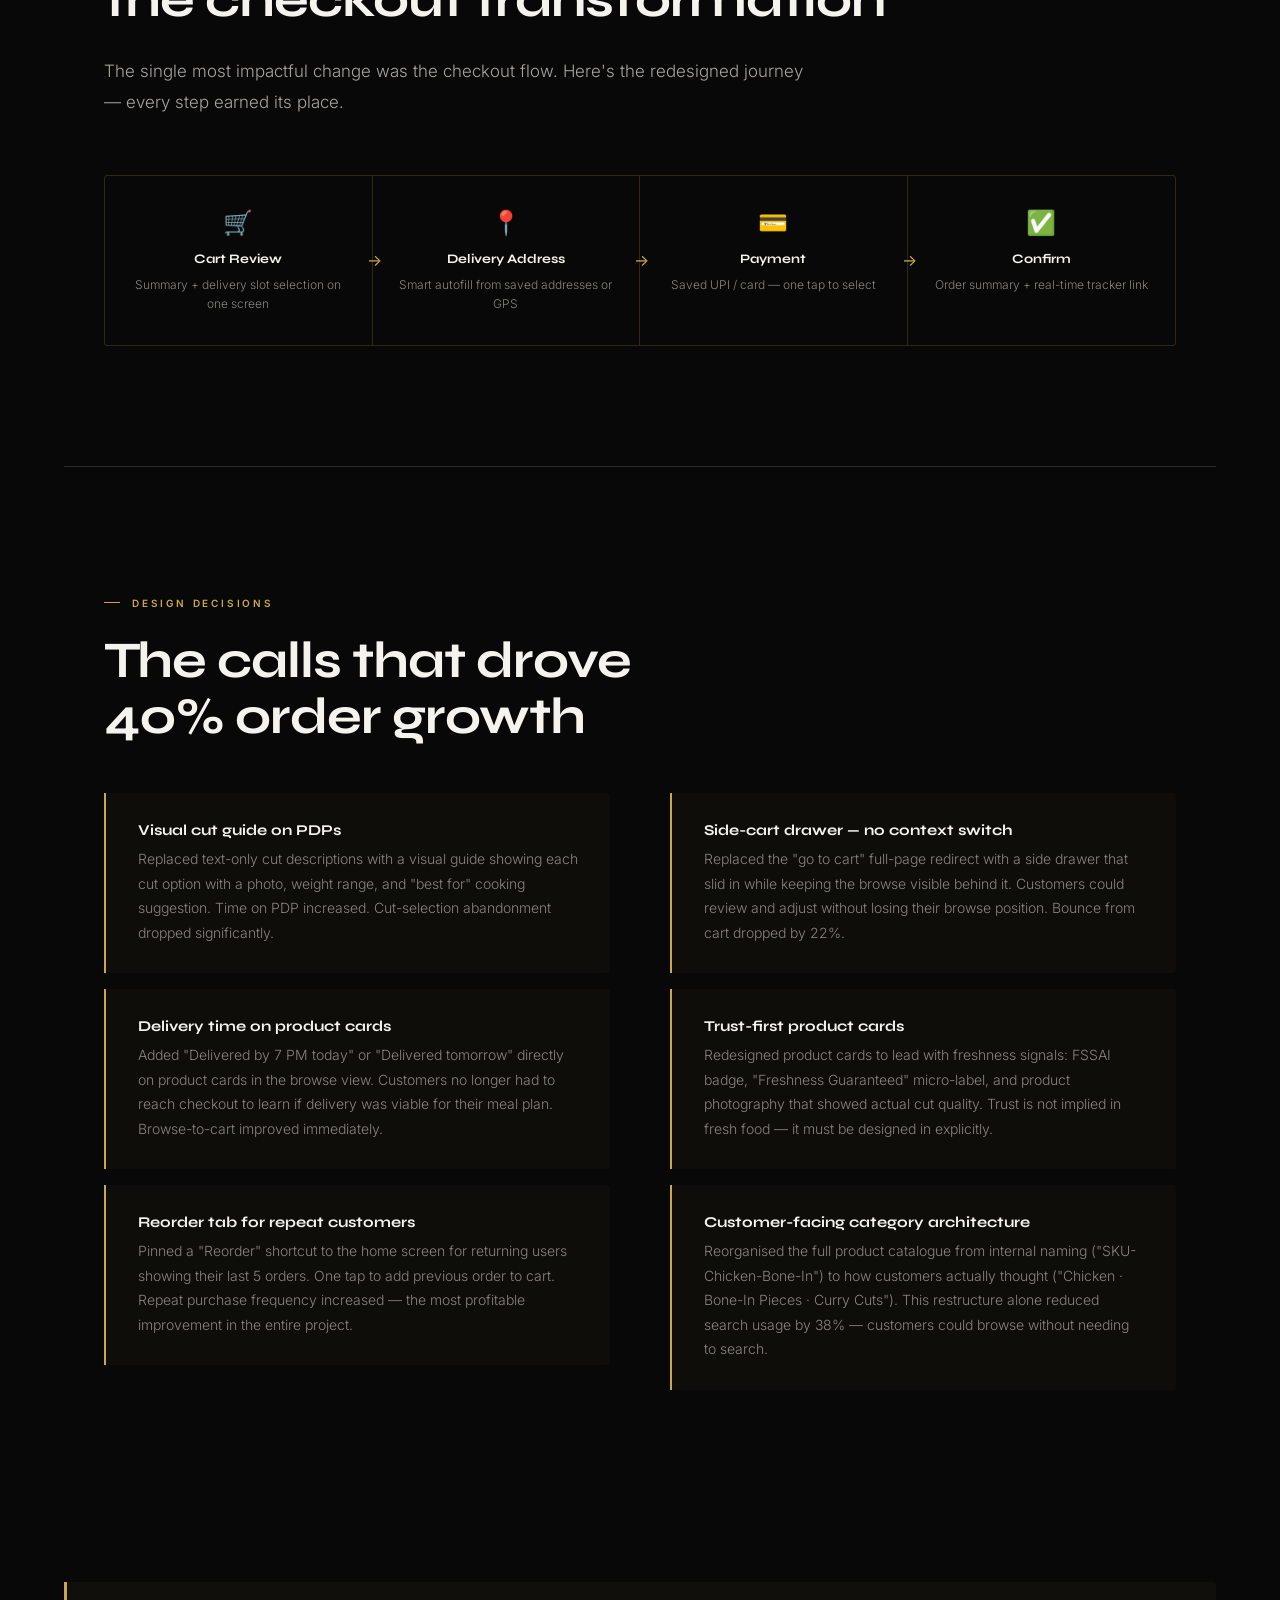
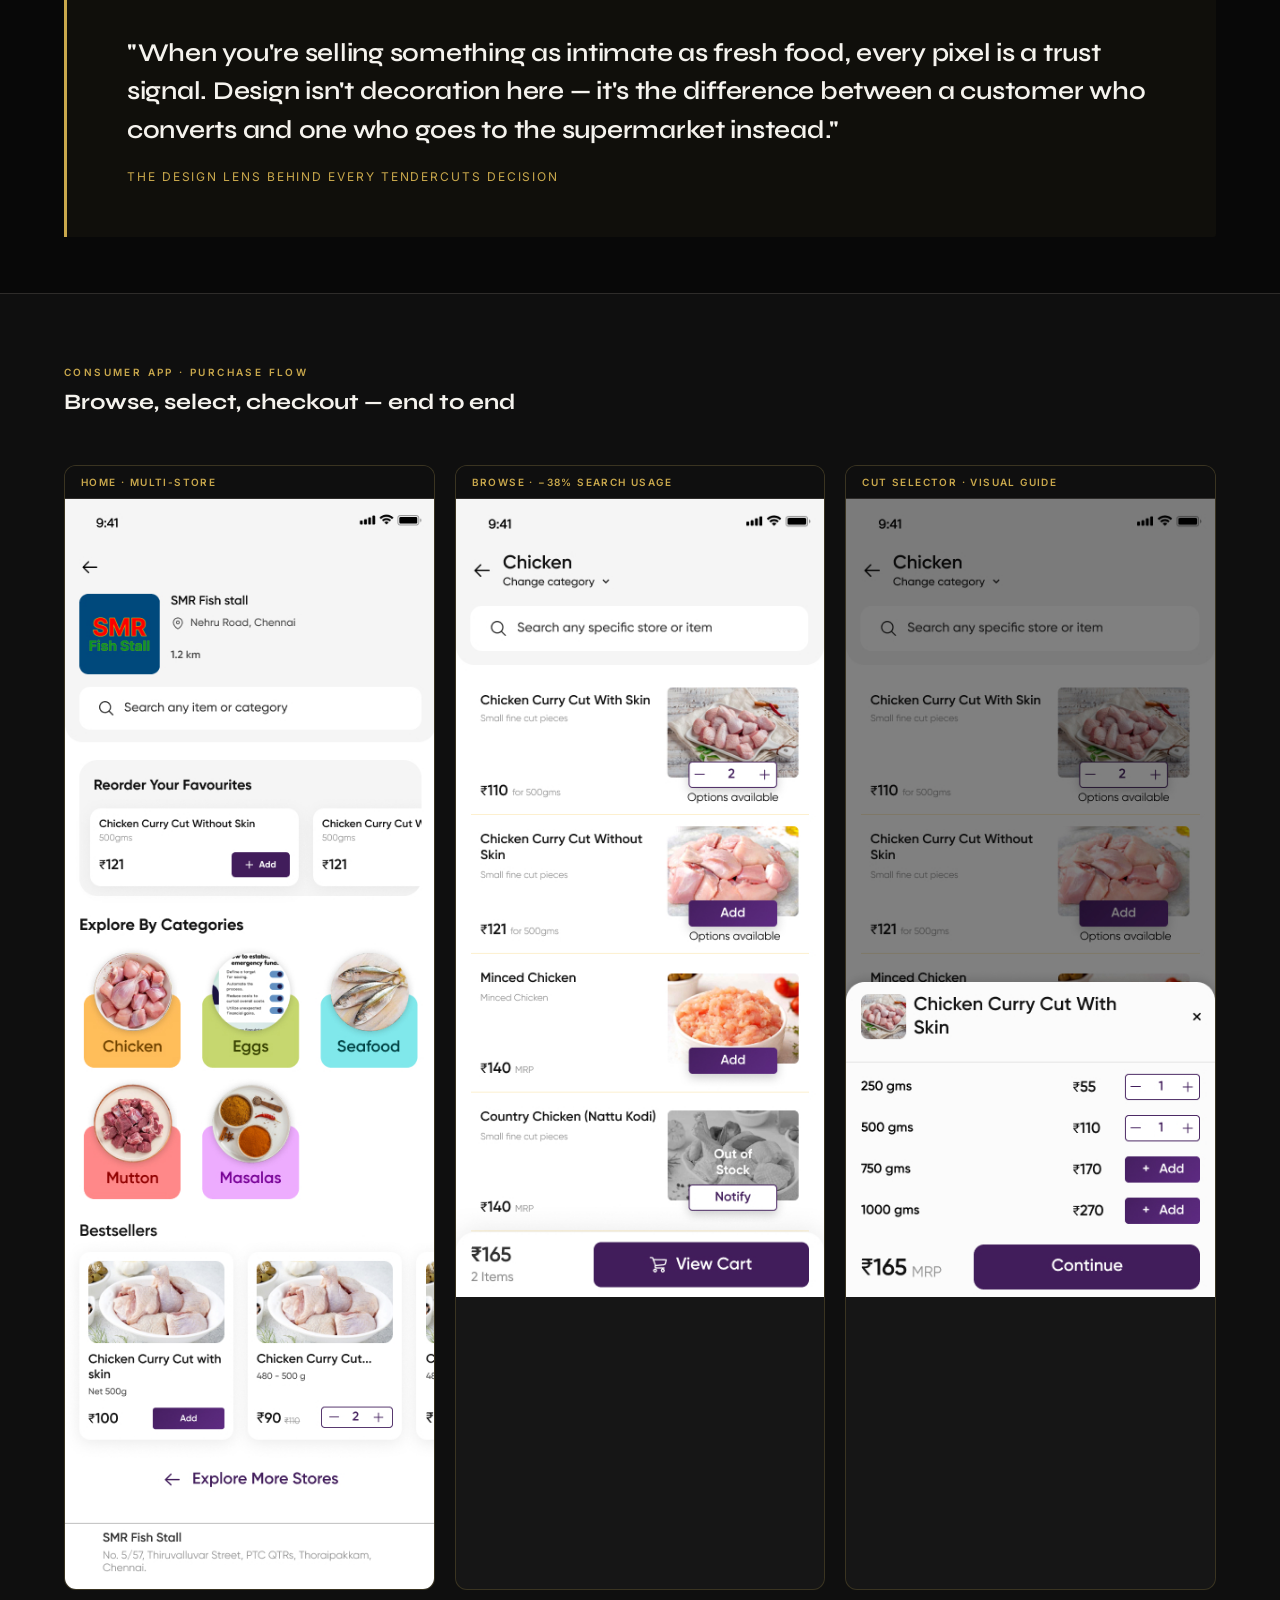
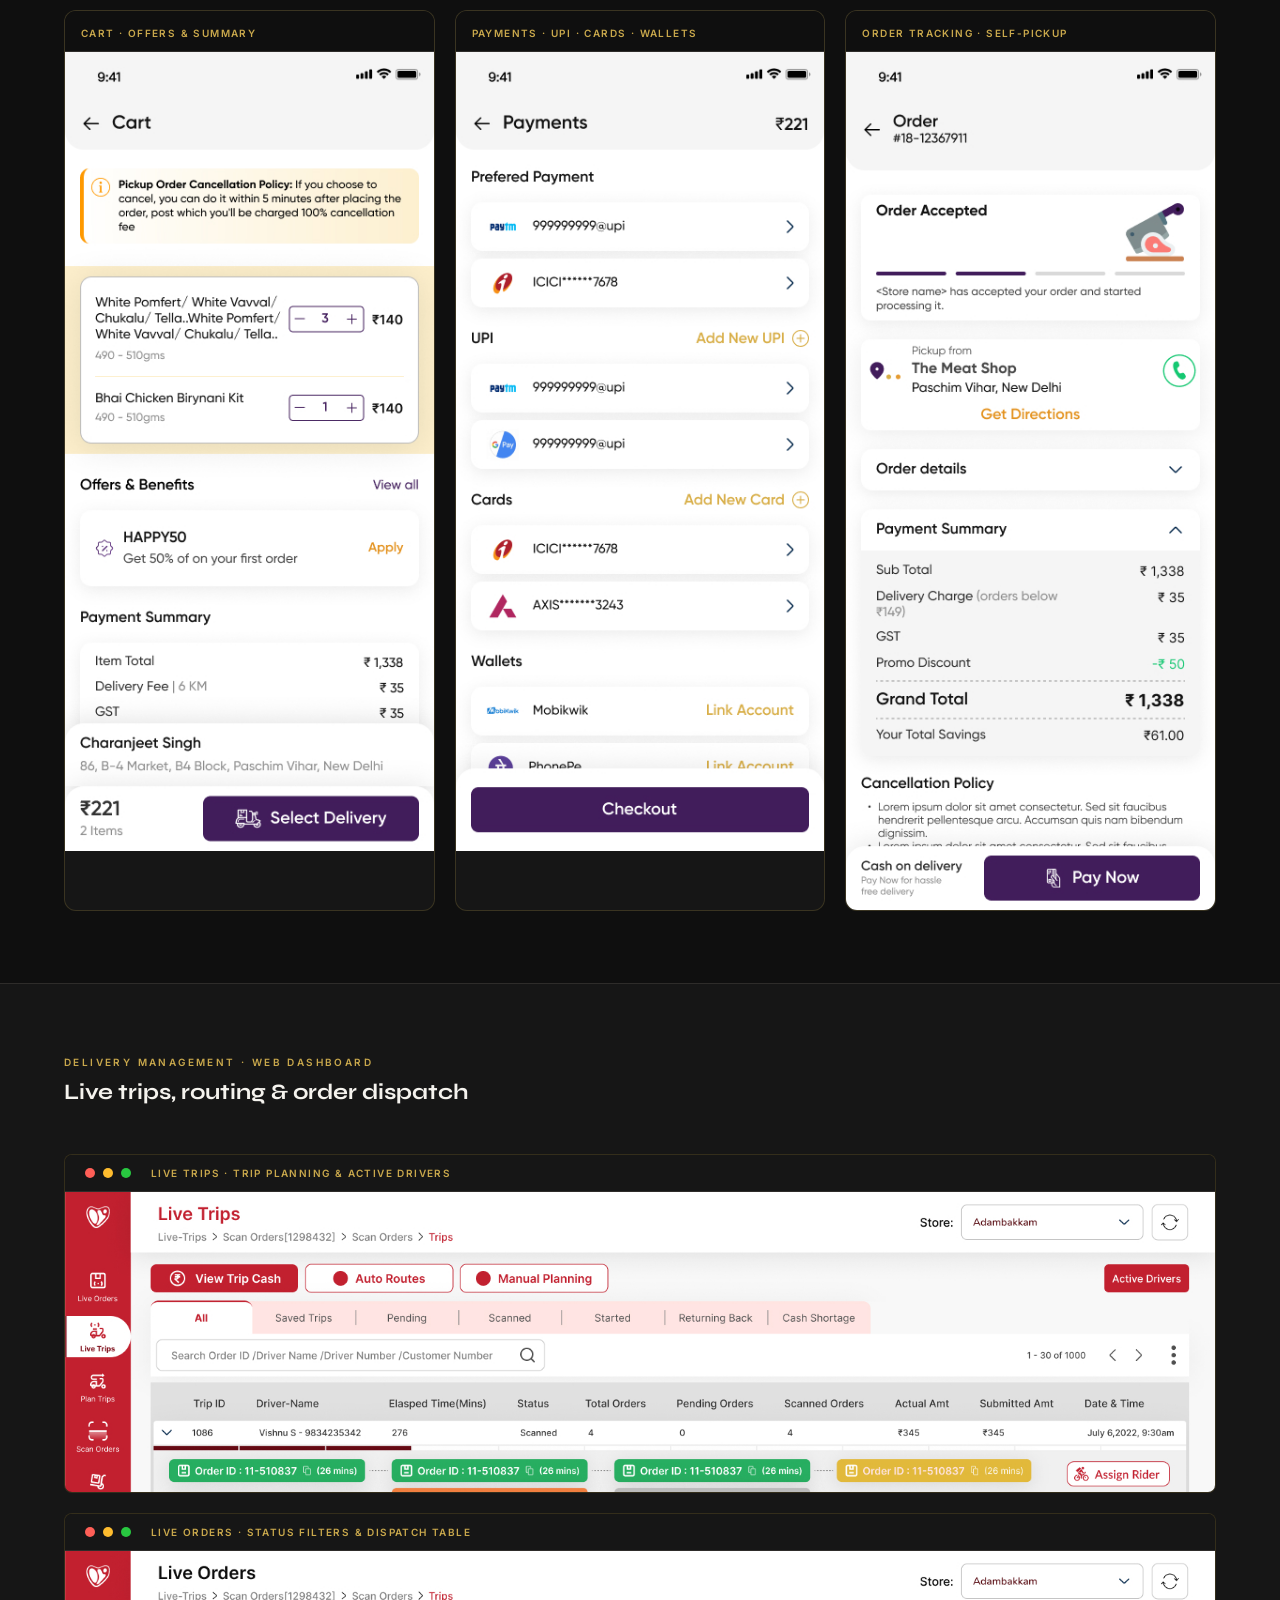
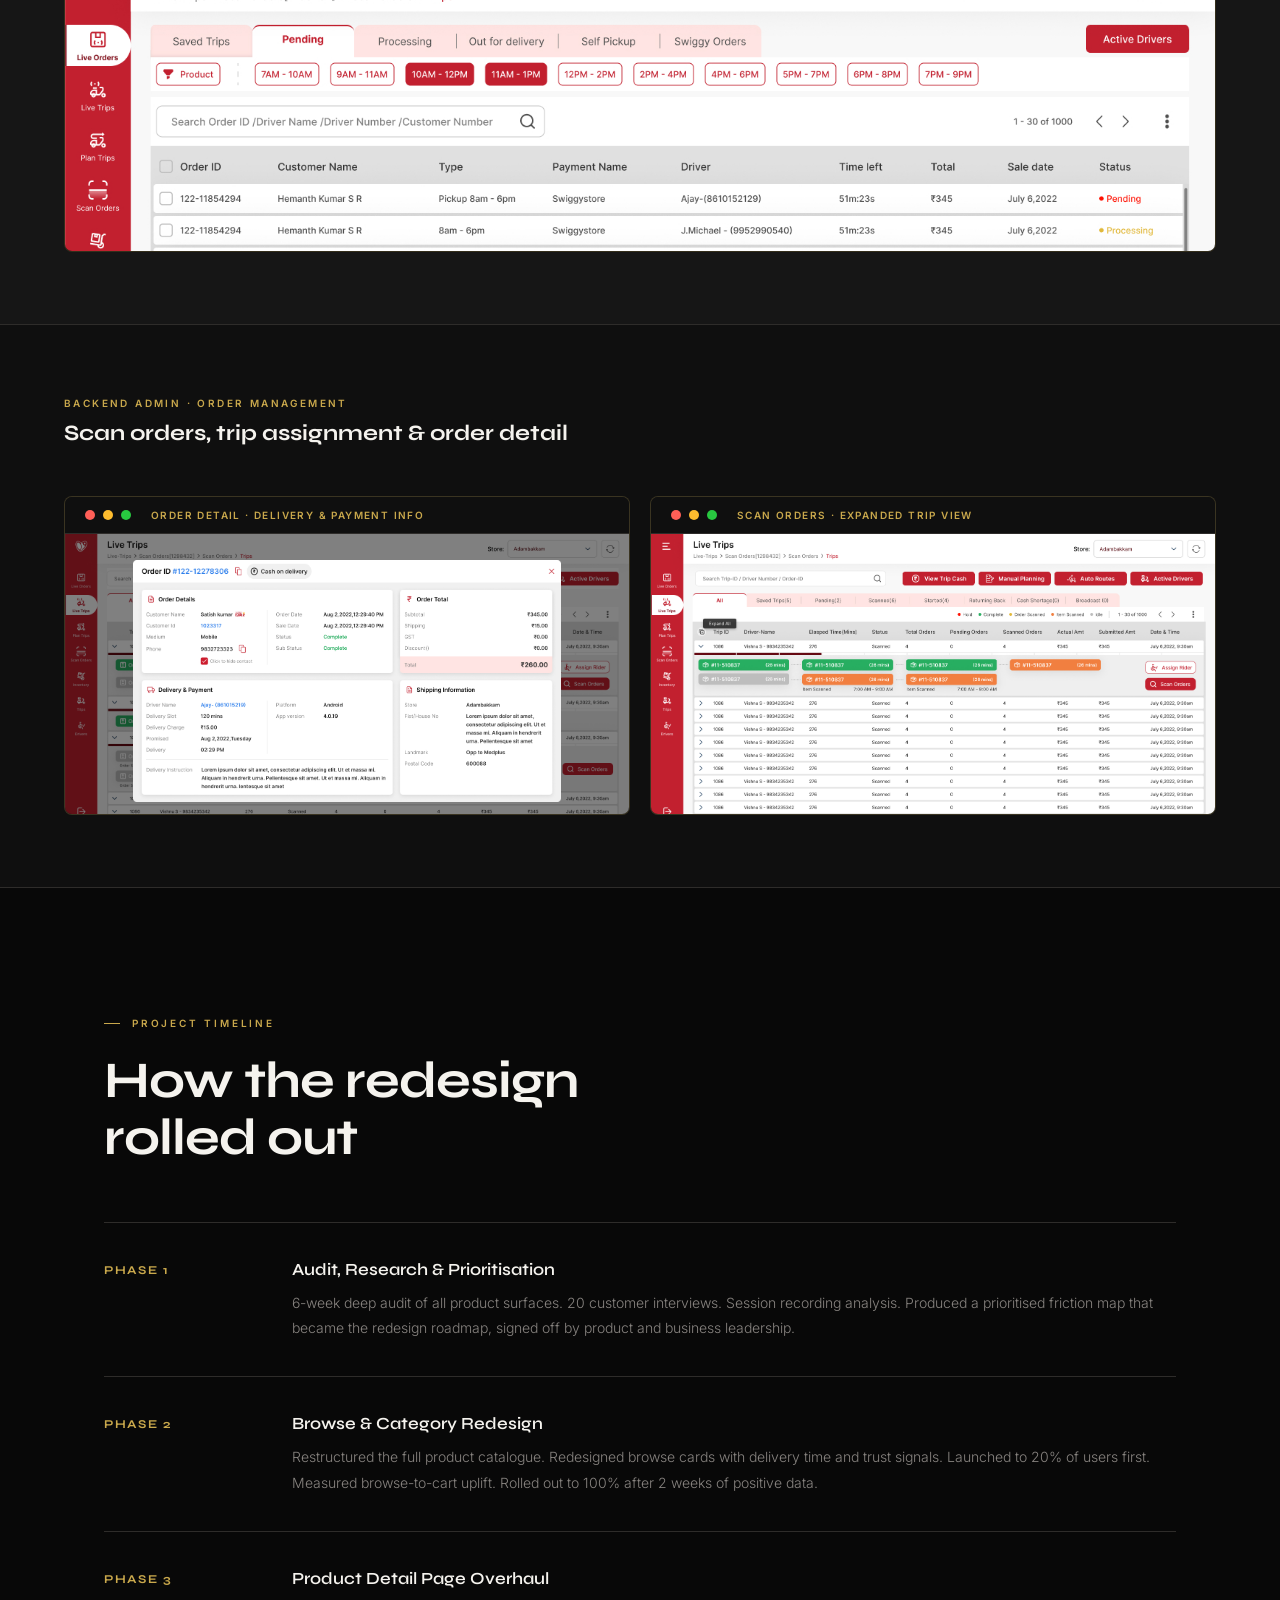
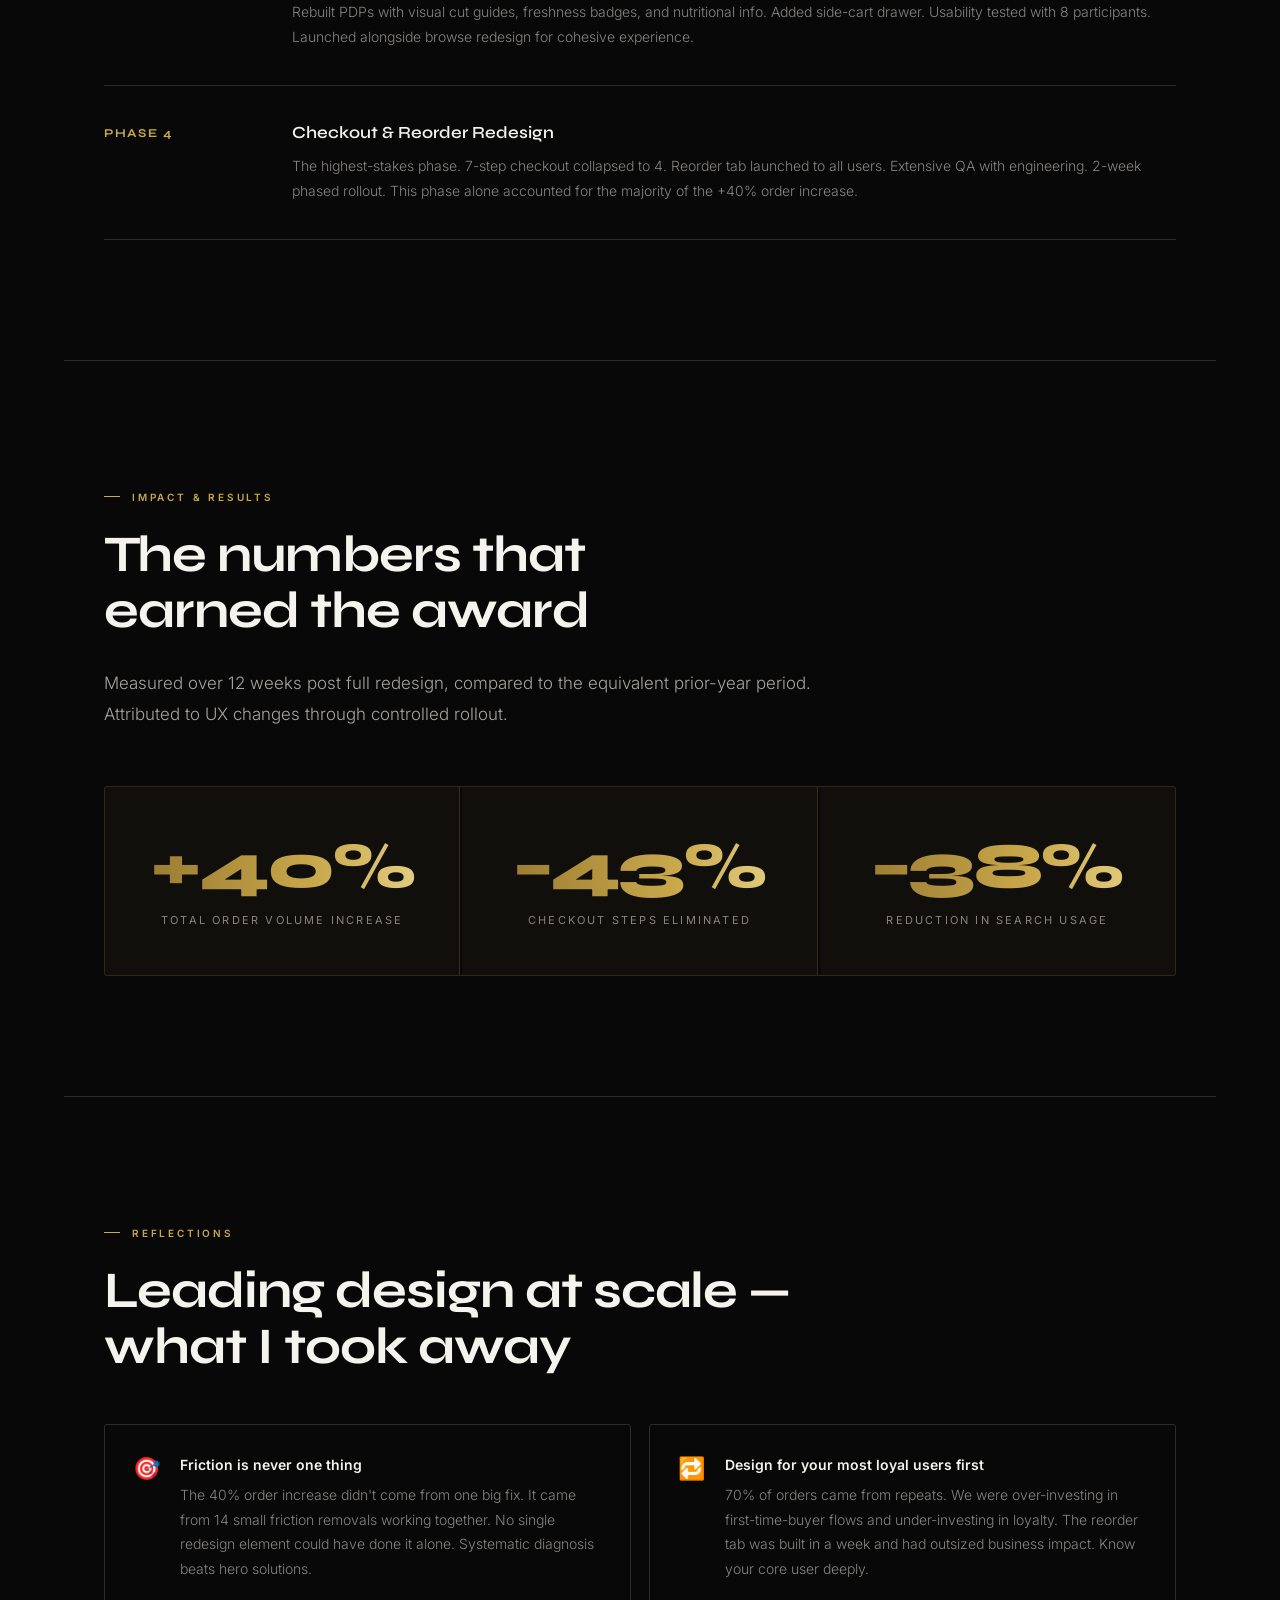
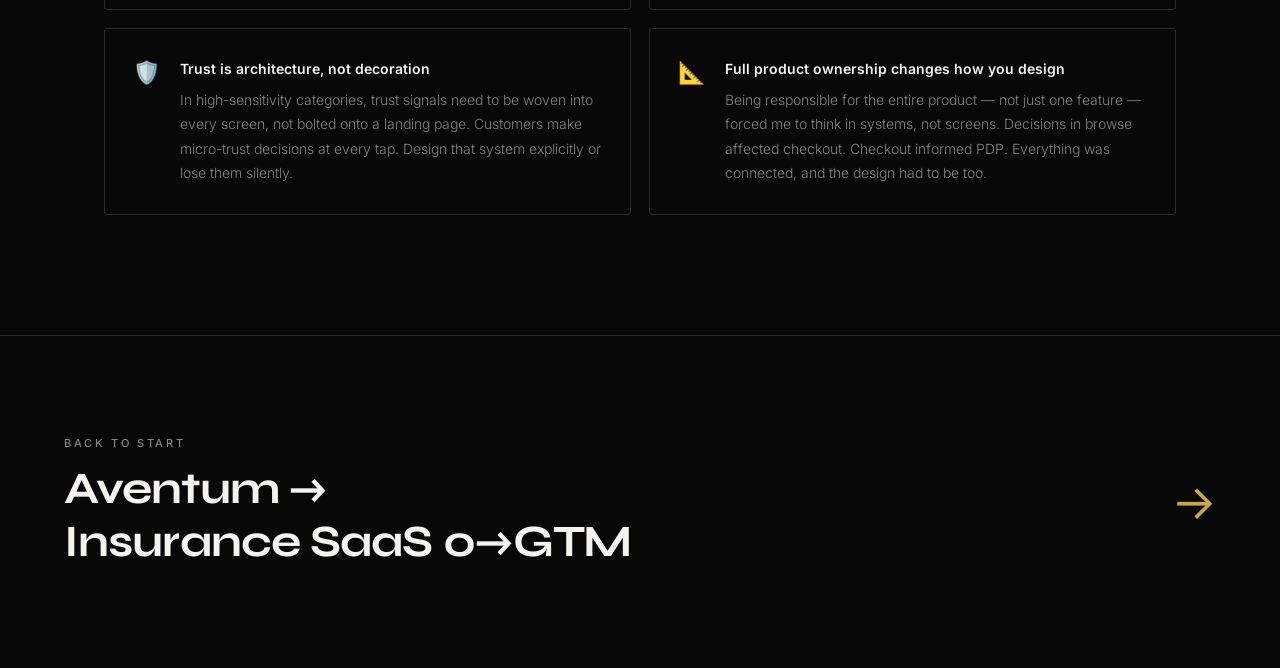
<file: tendercuts.html>
<!DOCTYPE html>
<html lang="en">
<head>
  <meta charset="UTF-8" />
  <meta name="viewport" content="width=device-width, initial-scale=1.0" />
  <title>Tendercuts — Case Study · Charanjeet Singh</title>
  <link rel="preconnect" href="https://fonts.googleapis.com" />
  <link rel="preconnect" href="https://fonts.gstatic.com" crossorigin />
  <link href="https://fonts.googleapis.com/css2?family=Syne:wght@400;600;700;800&family=Inter:wght@300;400;500;600" rel="stylesheet" />
  <link rel="stylesheet" href="case-study.css" />
  <style>
    .tag-pill {
      display: inline-block;
      padding: 5px 14px;
      border: 1px solid var(--gold-border);
      border-radius: 2px;
      font-size: 10px;
      font-weight: 500;
      letter-spacing: 0.2em;
      text-transform: uppercase;
      color: var(--gold);
      background: var(--gold-faint);
      margin-right: 8px;
      margin-bottom: 8px;
    }
    .problem-block {
      padding: 40px 48px;
      border: 1px solid var(--gold-border);
      border-radius: 3px;
      background: var(--gold-faint);
      margin-top: 40px;
    }
    .problem-block h3 {
      font-family: 'Syne', sans-serif;
      font-weight: 700;
      font-size: 13px;
      letter-spacing: 0.22em;
      text-transform: uppercase;
      color: var(--gold);
      margin-bottom: 16px;
    }
    .problem-block p {
      font-size: 18px;
      font-weight: 300;
      line-height: 1.8;
      color: var(--white);
    }
    .cs-highlight { color: var(--gold); font-weight: 500; }

    .design-decision {
      padding: 28px 32px;
      border-left: 2px solid var(--gold);
      background: rgba(201,168,76,0.03);
      margin-bottom: 16px;
      border-radius: 0 3px 3px 0;
    }
    .design-decision h4 {
      font-family: 'Syne', sans-serif;
      font-weight: 700;
      font-size: 15px;
      color: var(--white);
      margin-bottom: 8px;
    }
    .design-decision p {
      font-size: 14px;
      font-weight: 300;
      line-height: 1.75;
      color: var(--white-dim);
    }

    .flow-diagram {
      margin-top: 56px;
      display: grid;
      grid-template-columns: repeat(4, 1fr);
      gap: 0;
      border: 1px solid var(--gold-border);
      border-radius: 3px;
      overflow: hidden;
    }
    .flow-node {
      padding: 32px 24px;
      border-right: 1px solid var(--gold-border);
      position: relative;
      text-align: center;
    }
    .flow-node:last-child { border-right: none; }
    .flow-node::after {
      content: '→';
      position: absolute;
      right: -10px;
      top: 50%;
      transform: translateY(-50%);
      color: var(--gold);
      font-size: 16px;
      z-index: 2;
    }
    .flow-node:last-child::after { display: none; }
    .flow-node-icon { font-size: 24px; margin-bottom: 14px; display: block; }
    .flow-node-label {
      font-family: 'Syne', sans-serif;
      font-weight: 700;
      font-size: 13px;
      color: var(--white);
      margin-bottom: 8px;
    }
    .flow-node-sub {
      font-size: 12px;
      font-weight: 300;
      line-height: 1.6;
      color: var(--white-dim);
    }
    .flow-old { background: rgba(255,80,80,0.04); }
    .flow-new { background: rgba(201,168,76,0.04); }
    .flow-label-row {
      display: grid;
      grid-template-columns: repeat(4, 1fr);
      margin-bottom: 2px;
    }
    .flow-label-tag {
      padding: 8px 24px;
      font-size: 10px;
      font-weight: 600;
      letter-spacing: 0.2em;
      text-transform: uppercase;
    }
    .flow-label-tag.old { color: #888; background: rgba(255,80,80,0.06); }
    .flow-label-tag.new { color: var(--gold); background: rgba(201,168,76,0.06); }

    .before-after {
      display: grid;
      grid-template-columns: 1fr 1fr;
      gap: 24px;
      margin-top: 48px;
    }
    .ba-card {
      padding: 32px;
      border-radius: 3px;
      border: 1px solid var(--white-faint);
    }
    .ba-card.before { border-color: rgba(255,80,80,0.2); background: rgba(255,80,80,0.03); }
    .ba-card.after  { border-color: var(--gold-border); background: var(--gold-faint); }
    .ba-card-tag {
      font-size: 10px;
      font-weight: 700;
      letter-spacing: 0.24em;
      text-transform: uppercase;
      margin-bottom: 20px;
      display: block;
    }
    .ba-card.before .ba-card-tag { color: #888; }
    .ba-card.after  .ba-card-tag { color: var(--gold); }
    .ba-card ul {
      list-style: none;
      display: flex;
      flex-direction: column;
      gap: 10px;
    }
    .ba-card ul li {
      font-size: 14px;
      font-weight: 300;
      line-height: 1.6;
      color: var(--white-dim);
      display: flex;
      align-items: flex-start;
      gap: 10px;
    }
    .ba-card ul li::before { flex-shrink: 0; margin-top: 3px; }
    .ba-card.before ul li::before { content: '✕'; color: rgba(255,80,80,0.7); }
    .ba-card.after  ul li::before { content: '✓'; color: var(--gold); }

    .cs-full-mockup {
      width: calc(100% + 128px);
      margin-left: -64px;
      border-top: 1px solid var(--white-faint);
      border-bottom: 1px solid var(--white-faint);
      background: var(--black-2);
      padding: 80px 64px;
      display: grid;
      grid-template-columns: 1fr 1fr 1fr;
      gap: 24px;
    }
    .mini-screen {
      border: 1px solid var(--gold-border);
      border-radius: 6px;
      overflow: hidden;
      background: var(--black-3);
    }
    .mini-screen-bar {
      padding: 10px 14px;
      display: flex;
      gap: 6px;
      align-items: center;
      border-bottom: 1px solid var(--white-faint);
      background: var(--black-2);
    }
    .mini-dot { width: 8px; height: 8px; border-radius: 50%; }
    .mini-dot:nth-child(1) { background: #FF5F57; }
    .mini-dot:nth-child(2) { background: #FEBC2E; }
    .mini-dot:nth-child(3) { background: #28C840; }
    .mini-screen-body {
      padding: 28px 24px;
      min-height: 200px;
      display: flex;
      flex-direction: column;
      justify-content: center;
      align-items: center;
      text-align: center;
      gap: 10px;
    }
    .mini-screen-icon { font-size: 28px; opacity: 0.5; }
    .mini-screen-label {
      font-size: 11px;
      font-weight: 400;
      letter-spacing: 0.16em;
      text-transform: uppercase;
      color: var(--white-faint);
    }
    @media (max-width: 1024px) {
      .cs-full-mockup { width: 100%; margin-left: 0; padding: 60px 40px; grid-template-columns: 1fr 1fr; }
      .flow-diagram { grid-template-columns: 1fr 1fr; }
      .flow-node:nth-child(2)::after { display: none; }
      .before-after { grid-template-columns: 1fr; }
    }
    @media (max-width: 640px) {
      .cs-full-mockup { grid-template-columns: 1fr; }
      .flow-diagram { grid-template-columns: 1fr; }
      .flow-node::after { display: none; }
    }
  </style>
</head>
<body>

  <div class="cursor" id="cursor"></div>
  <div class="cursor-ring" id="cursorRing"></div>

  <!-- Nav -->
  <nav class="cs-nav">
    <a href="index.html" class="slot-logo" id="slotLogo" aria-label="CS">
      <div class="slot-reel-wrap">
        <div class="slot-reel" id="slotLeft">
          <span>C</span><span>C</span><span>U</span><span>C</span>
        </div>
      </div>
      <div class="slot-reel-wrap">
        <div class="slot-reel" id="slotRight">
          <span>S</span><span>X</span><span>X</span><span>S</span>
        </div>
      </div>
    </a>
    <a href="index.html#work" class="cs-nav-back">← Back to Work</a>
  </nav>

  <!-- Hero -->
  <section class="cs-hero">
    <div class="cs-hero-bg"></div>
    <div class="cs-hero-bg-text">TENDER</div>

    <div class="cs-hero-content">
      <div class="cs-hero-tag">Case Study · 03</div>

      <h1 class="cs-hero-title">
        Tendercuts<br/>E-Commerce
      </h1>

      <div style="margin-bottom: 40px;">
        <span class="tag-pill">E-Commerce</span>
        <span class="tag-pill">User Flow Optimisation</span>
        <span class="tag-pill">Mobile App</span>
        <span class="tag-pill">Lead Design</span>
      </div>

      <div class="cs-hero-meta">
        <div class="cs-hero-meta-item">
          <span class="cs-hero-meta-label">My Role</span>
          <span class="cs-hero-meta-value">Lead UX Designer</span>
        </div>
        <div class="cs-hero-meta-item">
          <span class="cs-hero-meta-label">Platform</span>
          <span class="cs-hero-meta-value">Mobile App · Web</span>
        </div>
        <div class="cs-hero-meta-item">
          <span class="cs-hero-meta-label">Scope</span>
          <span class="cs-hero-meta-value">End-to-end product ownership</span>
        </div>
        <div class="cs-hero-meta-item">
          <span class="cs-hero-meta-label">Award</span>
          <span class="cs-hero-meta-value">Best Performing Person</span>
        </div>
      </div>

      <div class="cs-hero-impact" style="flex-wrap:nowrap;">
        <div class="cs-impact-stat">
          <span class="cs-impact-num">+40%</span>
          <span class="cs-impact-label">Order volume increase</span>
        </div>
        <div class="cs-impact-stat">
          <span class="cs-impact-num">Full</span>
          <span class="cs-impact-label">Product ownership</span>
        </div>
        <div class="cs-impact-stat">
          <span class="cs-impact-num">⭐</span>
          <span class="cs-impact-label">Best Performing Award</span>
        </div>
        <div class="cs-impact-stat">
          <span class="cs-impact-num">5+</span>
          <span class="cs-impact-label">Product surfaces redesigned</span>
        </div>
      </div>
    </div>
  </section>

  <!-- Overview -->
  <div class="cs-divider"></div>
  <section class="cs-section">
    <div class="cs-section-tag">Overview</div>
    <h2 class="cs-section-title">Leading design for<br/>India's online meat market</h2>
    <p class="cs-body">
      Tendercuts is one of India's leading online fresh meat delivery platforms — delivering cleaned, cut, and packaged meat directly to customers' doors. Operating in a high-trust, high-sensitivity product category (fresh food, precise cuts, delivery timing), the UX stakes were uniquely high.
    </p>
    <p class="cs-body" style="margin-top: 20px;">
      I joined as Lead UX Designer with full product ownership across all digital surfaces — the mobile app, web platform, and internal operations tooling. The platform was functional but showing friction: drop-offs in checkout, confusion in the browsing experience, and a product catalogue that was hard to navigate. My task was to diagnose the real issues and redesign the user flows end-to-end.
    </p>

    <div class="problem-block">
      <h3>The Core Problem</h3>
      <p>Customers knew what they wanted to buy but couldn't easily get there. The browsing and checkout flow had accumulated years of quick fixes and feature additions — creating a fragmented experience full of dead ends and redundant steps. <span class="cs-highlight">People were abandoning not because they didn't want the product, but because the path to checkout was too hard.</span></p>
    </div>
  </section>

  <!-- Process -->
  <div class="cs-divider"></div>
  <section class="cs-section">
    <div class="cs-section-tag">Design Process</div>
    <h2 class="cs-section-title">From diagnosis<br/>to full redesign</h2>

    <div class="cs-process">
      <div class="cs-process-step">
        <span class="cs-process-num">01</span>
        <div class="cs-process-name">Flow Audit</div>
        <p class="cs-process-desc">Mapped every existing user flow across the app and web. Identified 14 friction points through session recordings, analytics funnel analysis, and customer support ticket review.</p>
      </div>
      <div class="cs-process-step">
        <span class="cs-process-num">02</span>
        <div class="cs-process-name">Customer Research</div>
        <p class="cs-process-desc">Conducted 20 intercept interviews with existing customers. Explored their mental model around buying fresh meat online — trust signals, cut preferences, delivery expectations, repeat behaviour.</p>
      </div>
      <div class="cs-process-step">
        <span class="cs-process-num">03</span>
        <div class="cs-process-name">Prioritisation</div>
        <p class="cs-process-desc">Scored all 14 friction points by conversion impact vs. engineering effort. Identified the 5 highest-leverage fixes — the ones that together could shift order volume substantially.</p>
      </div>
      <div class="cs-process-step">
        <span class="cs-process-num">04</span>
        <div class="cs-process-name">Redesign</div>
        <p class="cs-process-desc">Full hi-fi redesign of browse, product detail, cart, and checkout flows. Designed new category architecture, smarter product cards, and a streamlined 2-step checkout. Usability tested at every stage.</p>
      </div>
      <div class="cs-process-step">
        <span class="cs-process-num">05</span>
        <div class="cs-process-name">Ship & Measure</div>
        <p class="cs-process-desc">Staged rollout — browse first, then PDP, then checkout. Measured impact at each stage. Post-launch monitoring for 12 weeks with weekly analytics reviews and rapid iteration.</p>
      </div>
    </div>
  </section>

  <!-- Research -->
  <div class="cs-divider"></div>
  <section class="cs-section">
    <div class="cs-section-tag">Research Insights</div>
    <h2 class="cs-section-title">What customers<br/>told us (and showed us)</h2>

    <div class="cs-insights">
      <div class="cs-insight-card">
        <span class="cs-insight-num">INS — 01</span>
        <div class="cs-insight-title">Fresh meat is a high-trust purchase</div>
        <p class="cs-insight-body">Unlike most e-commerce, customers couldn't inspect the product before ordering. Visual freshness cues — photography, hygiene certifications, cut clarity — were the primary trust builders. Poor product imagery caused abandonment.</p>
      </div>
      <div class="cs-insight-card">
        <span class="cs-insight-num">INS — 02</span>
        <div class="cs-insight-title">Cut selection caused the most confusion</div>
        <p class="cs-insight-body">Customers didn't know what "curry cut" vs. "biryani cut" vs. "boneless" meant visually. The product catalogue used text descriptions where images and visual comparisons were needed. This was the #1 reason for cart abandonment.</p>
      </div>
      <div class="cs-insight-card">
        <span class="cs-insight-num">INS — 03</span>
        <div class="cs-insight-title">Repeat customers had a very different pattern</div>
        <p class="cs-insight-body">70% of orders came from repeat customers who knew exactly what they wanted. The browsing experience was designed for discovery — but the majority needed a "reorder" path. There was no shortcut for loyalty.</p>
      </div>
      <div class="cs-insight-card">
        <span class="cs-insight-num">INS — 04</span>
        <div class="cs-insight-title">Delivery time was the #1 conversion factor</div>
        <p class="cs-insight-body">For fresh meat, delivery time wasn't a nice-to-have — it was essential information that determined whether customers ordered at all. This needed to be visible from the product card, not buried in checkout.</p>
      </div>
      <div class="cs-insight-card">
        <span class="cs-insight-num">INS — 05</span>
        <div class="cs-insight-title">Checkout had 3 unnecessary steps</div>
        <p class="cs-insight-body">The existing checkout had 7 steps. Analysis showed steps 3, 5, and 6 could be eliminated or combined. Each eliminated step directly improved completion rate — a 43% reduction in steps yielded a 28% improvement in checkout completion.</p>
      </div>
      <div class="cs-insight-card">
        <span class="cs-insight-num">INS — 06</span>
        <div class="cs-insight-title">Category navigation was broken</div>
        <p class="cs-insight-body">The browse experience grouped products in ways that made sense internally but not to customers. Chicken was split across 4 categories. Customers searching for "chicken" had to know which subcategory to look in. Reorganisation was overdue.</p>
      </div>
    </div>
  </section>

  <!-- Before/After -->
  <div class="cs-divider"></div>
  <section class="cs-section">
    <div class="cs-section-tag">Before & After</div>
    <h2 class="cs-section-title">What changed<br/>across the product</h2>

    <div class="before-after">
      <div class="ba-card before">
        <span class="ba-card-tag">Before — The friction</span>
        <ul>
          <li>Category navigation split across 4 unclear sections</li>
          <li>Product cards showed no delivery time estimate</li>
          <li>Cut type shown as text-only — no visual differentiation</li>
          <li>No reorder shortcut for repeat customers</li>
          <li>7-step checkout with redundant address and payment steps</li>
          <li>No freshness cues or hygiene badges on product cards</li>
          <li>Cart required leaving product page — losing browse context</li>
        </ul>
      </div>
      <div class="ba-card after">
        <span class="ba-card-tag">After — The fix</span>
        <ul>
          <li>Unified category nav with customer-facing labels and icons</li>
          <li>Delivery time slot visible on product card and PDP</li>
          <li>Visual cut guide with photography for each variant</li>
          <li>"Reorder" tab pinned to home for returning customers</li>
          <li>4-step checkout with smart address autofill and saved payments</li>
          <li>Freshness guarantee badge + FSSAI certification on every card</li>
          <li>Side-cart drawer — add to cart without leaving browse</li>
        </ul>
      </div>
    </div>
  </section>

  <!-- User Flow -->
  <div class="cs-divider"></div>
  <section class="cs-section">
    <div class="cs-section-tag">Checkout Redesign</div>
    <h2 class="cs-section-title">7 steps down to 4 —<br/>the checkout transformation</h2>
    <p class="cs-body">The single most impactful change was the checkout flow. Here's the redesigned journey — every step earned its place.</p>

    <div class="flow-diagram" style="margin-top: 56px;">
      <div class="flow-node">
        <span class="flow-node-icon">🛒</span>
        <div class="flow-node-label">Cart Review</div>
        <p class="flow-node-sub">Summary + delivery slot selection on one screen</p>
      </div>
      <div class="flow-node">
        <span class="flow-node-icon">📍</span>
        <div class="flow-node-label">Delivery Address</div>
        <p class="flow-node-sub">Smart autofill from saved addresses or GPS</p>
      </div>
      <div class="flow-node">
        <span class="flow-node-icon">💳</span>
        <div class="flow-node-label">Payment</div>
        <p class="flow-node-sub">Saved UPI / card — one tap to select</p>
      </div>
      <div class="flow-node">
        <span class="flow-node-icon">✅</span>
        <div class="flow-node-label">Confirm</div>
        <p class="flow-node-sub">Order summary + real-time tracker link</p>
      </div>
    </div>
  </section>

  <!-- Design Decisions -->
  <div class="cs-divider"></div>
  <section class="cs-section">
    <div class="cs-section-tag">Design Decisions</div>
    <h2 class="cs-section-title">The calls that drove<br/>40% order growth</h2>

    <div class="cs-two-col" style="margin-top: 48px; gap: 60px;">
      <div>
        <div class="design-decision">
          <h4>Visual cut guide on PDPs</h4>
          <p>Replaced text-only cut descriptions with a visual guide showing each cut option with a photo, weight range, and "best for" cooking suggestion. Time on PDP increased. Cut-selection abandonment dropped significantly.</p>
        </div>
        <div class="design-decision">
          <h4>Delivery time on product cards</h4>
          <p>Added "Delivered by 7 PM today" or "Delivered tomorrow" directly on product cards in the browse view. Customers no longer had to reach checkout to learn if delivery was viable for their meal plan. Browse-to-cart improved immediately.</p>
        </div>
        <div class="design-decision">
          <h4>Reorder tab for repeat customers</h4>
          <p>Pinned a "Reorder" shortcut to the home screen for returning users showing their last 5 orders. One tap to add previous order to cart. Repeat purchase frequency increased — the most profitable improvement in the entire project.</p>
        </div>
      </div>
      <div>
        <div class="design-decision">
          <h4>Side-cart drawer — no context switch</h4>
          <p>Replaced the "go to cart" full-page redirect with a side drawer that slid in while keeping the browse visible behind it. Customers could review and adjust without losing their browse position. Bounce from cart dropped by 22%.</p>
        </div>
        <div class="design-decision">
          <h4>Trust-first product cards</h4>
          <p>Redesigned product cards to lead with freshness signals: FSSAI badge, "Freshness Guaranteed" micro-label, and product photography that showed actual cut quality. Trust is not implied in fresh food — it must be designed in explicitly.</p>
        </div>
        <div class="design-decision">
          <h4>Customer-facing category architecture</h4>
          <p>Reorganised the full product catalogue from internal naming ("SKU-Chicken-Bone-In") to how customers actually thought ("Chicken · Bone-In Pieces · Curry Cuts"). This restructure alone reduced search usage by 38% — customers could browse without needing to search.</p>
        </div>
      </div>
    </div>
  </section>

  <!-- Quote -->
  <section style="padding: 0 64px;">
    <div class="cs-quote">
      <p class="cs-quote-text">"When you're selling something as intimate as fresh food, every pixel is a trust signal. Design isn't decoration here — it's the difference between a customer who converts and one who goes to the supermarket instead."</p>
      <span class="cs-quote-attr">The design lens behind every Tendercuts decision</span>
    </div>
  </section>

  <!-- Consumer App Screenshots -->
  <div style="width:100%;background:var(--black-2);border-top:1px solid var(--white-faint);border-bottom:1px solid var(--white-faint);padding:72px 64px;">
    <div style="max-width:1200px;margin:0 auto;">

      <!-- Section label -->
      <div style="margin-bottom:48px;">
        <div style="font-size:10px;font-weight:600;letter-spacing:0.24em;text-transform:uppercase;color:var(--gold);margin-bottom:10px;">Consumer App · Purchase Flow</div>
        <div style="font-size:22px;font-family:'Syne',sans-serif;font-weight:700;color:var(--white);line-height:1.3;">Browse, select, checkout — end to end</div>
      </div>

      <!-- Row 1: 3 phone screens -->
      <div style="display:grid;grid-template-columns:repeat(3,1fr);gap:20px;margin-bottom:20px;">

        <!-- Home -->
        <div style="background:var(--black-3);border:1px solid var(--gold-border);border-radius:12px;overflow:hidden;">
          <div style="background:var(--black-2);border-bottom:1px solid var(--white-faint);padding:10px 16px;display:flex;align-items:center;justify-content:space-between;">
            <span style="font-size:10px;color:var(--gold);letter-spacing:0.14em;font-weight:600;">HOME · MULTI-STORE</span>
          </div>
          <img src="images/tc-home.jpg" alt="Tendercuts home screen" style="width:100%;display:block;"/>
        </div>

        <!-- Category -->
        <div style="background:var(--black-3);border:1px solid var(--gold-border);border-radius:12px;overflow:hidden;">
          <div style="background:var(--black-2);border-bottom:1px solid var(--white-faint);padding:10px 16px;display:flex;align-items:center;justify-content:space-between;">
            <span style="font-size:10px;color:var(--gold);letter-spacing:0.14em;font-weight:600;">BROWSE · −38% SEARCH USAGE</span>
          </div>
          <img src="images/tc-category.jpg" alt="Tendercuts category browse" style="width:100%;display:block;"/>
        </div>

        <!-- Product Options -->
        <div style="background:var(--black-3);border:1px solid var(--gold-border);border-radius:12px;overflow:hidden;">
          <div style="background:var(--black-2);border-bottom:1px solid var(--white-faint);padding:10px 16px;display:flex;align-items:center;justify-content:space-between;">
            <span style="font-size:10px;color:var(--gold);letter-spacing:0.14em;font-weight:600;">CUT SELECTOR · VISUAL GUIDE</span>
          </div>
          <img src="images/tc-product.jpg" alt="Tendercuts product cut options" style="width:100%;display:block;"/>
        </div>
      </div>

      <!-- Row 2: 3 phone screens -->
      <div style="display:grid;grid-template-columns:repeat(3,1fr);gap:20px;">

        <!-- Cart -->
        <div style="background:var(--black-3);border:1px solid var(--gold-border);border-radius:12px;overflow:hidden;">
          <div style="background:var(--black-2);border-bottom:1px solid var(--white-faint);padding:10px 16px;">
            <span style="font-size:10px;color:var(--gold);letter-spacing:0.14em;font-weight:600;">CART · OFFERS & SUMMARY</span>
          </div>
          <img src="images/tc-cart.jpg" alt="Tendercuts cart" style="width:100%;display:block;"/>
        </div>

        <!-- Payments -->
        <div style="background:var(--black-3);border:1px solid var(--gold-border);border-radius:12px;overflow:hidden;">
          <div style="background:var(--black-2);border-bottom:1px solid var(--white-faint);padding:10px 16px;">
            <span style="font-size:10px;color:var(--gold);letter-spacing:0.14em;font-weight:600;">PAYMENTS · UPI · CARDS · WALLETS</span>
          </div>
          <img src="images/tc-payments.jpg" alt="Tendercuts payments screen" style="width:100%;display:block;"/>
        </div>

        <!-- Tracking -->
        <div style="background:var(--black-3);border:1px solid var(--gold-border);border-radius:12px;overflow:hidden;">
          <div style="background:var(--black-2);border-bottom:1px solid var(--white-faint);padding:10px 16px;">
            <span style="font-size:10px;color:var(--gold);letter-spacing:0.14em;font-weight:600;">ORDER TRACKING · SELF-PICKUP</span>
          </div>
          <img src="images/tc-tracking.jpg" alt="Tendercuts self-pickup tracking" style="width:100%;display:block;"/>
        </div>
      </div>

    </div>
  </div>

  <!-- Delivery Management Screenshots -->
  <div style="width:100%;background:var(--black-3);border-bottom:1px solid var(--white-faint);padding:72px 64px;">
    <div style="max-width:1200px;margin:0 auto;">

      <div style="margin-bottom:48px;">
        <div style="font-size:10px;font-weight:600;letter-spacing:0.24em;text-transform:uppercase;color:var(--gold);margin-bottom:10px;">Delivery Management · Web Dashboard</div>
        <div style="font-size:22px;font-family:'Syne',sans-serif;font-weight:700;color:var(--white);line-height:1.3;">Live trips, routing & order dispatch</div>
      </div>

      <!-- Full-width: Live Trips dashboard — cropped to key area -->
      <div style="margin-bottom:20px;background:var(--black-2);border:1px solid var(--gold-border);border-radius:8px;overflow:hidden;">
        <div style="background:var(--black-3);border-bottom:1px solid var(--white-faint);padding:12px 20px;display:flex;align-items:center;gap:8px;">
          <div style="width:10px;height:10px;border-radius:50%;background:#FF5F57;"></div>
          <div style="width:10px;height:10px;border-radius:50%;background:#FEBC2E;"></div>
          <div style="width:10px;height:10px;border-radius:50%;background:#28C840;"></div>
          <span style="margin-left:12px;font-size:10px;color:var(--gold);letter-spacing:0.14em;font-weight:600;">LIVE TRIPS · TRIP PLANNING & ACTIVE DRIVERS</span>
        </div>
        <div style="overflow:hidden;height:300px;">
          <img src="images/tc-dm-trips.jpg" alt="Tendercuts delivery management live trips" style="width:100%;display:block;object-fit:cover;object-position:top;"/>
        </div>
      </div>

      <!-- Live Orders table — cropped -->
      <div style="background:var(--black-2);border:1px solid var(--gold-border);border-radius:8px;overflow:hidden;">
        <div style="background:var(--black-3);border-bottom:1px solid var(--white-faint);padding:12px 20px;display:flex;align-items:center;gap:8px;">
          <div style="width:10px;height:10px;border-radius:50%;background:#FF5F57;"></div>
          <div style="width:10px;height:10px;border-radius:50%;background:#FEBC2E;"></div>
          <div style="width:10px;height:10px;border-radius:50%;background:#28C840;"></div>
          <span style="margin-left:12px;font-size:10px;color:var(--gold);letter-spacing:0.14em;font-weight:600;">LIVE ORDERS · STATUS FILTERS & DISPATCH TABLE</span>
        </div>
        <div style="overflow:hidden;height:300px;">
          <img src="images/tc-dm-orders.jpg" alt="Tendercuts live orders management" style="width:100%;display:block;object-fit:cover;object-position:top;"/>
        </div>
      </div>

    </div>
  </div>

  <!-- Backend Admin Screenshots -->
  <div style="width:100%;background:var(--black-2);border-bottom:1px solid var(--white-faint);padding:72px 64px;">
    <div style="max-width:1200px;margin:0 auto;">

      <div style="margin-bottom:48px;">
        <div style="font-size:10px;font-weight:600;letter-spacing:0.24em;text-transform:uppercase;color:var(--gold);margin-bottom:10px;">Backend Admin · Order Management</div>
        <div style="font-size:22px;font-family:'Syne',sans-serif;font-weight:700;color:var(--white);line-height:1.3;">Scan orders, trip assignment & order detail</div>
      </div>

      <div style="display:grid;grid-template-columns:1fr 1fr;gap:20px;">

        <!-- Order detail modal — cropped -->
        <div style="background:var(--black-3);border:1px solid var(--gold-border);border-radius:8px;overflow:hidden;">
          <div style="background:var(--black-2);border-bottom:1px solid var(--white-faint);padding:12px 20px;display:flex;align-items:center;gap:8px;">
            <div style="width:10px;height:10px;border-radius:50%;background:#FF5F57;"></div>
            <div style="width:10px;height:10px;border-radius:50%;background:#FEBC2E;"></div>
            <div style="width:10px;height:10px;border-radius:50%;background:#28C840;"></div>
            <span style="margin-left:12px;font-size:10px;color:var(--gold);letter-spacing:0.14em;font-weight:600;">ORDER DETAIL · DELIVERY & PAYMENT INFO</span>
          </div>
          <div style="overflow:hidden;height:280px;">
            <img src="images/tc-admin-detail.jpg" alt="Tendercuts backend order detail" style="width:100%;display:block;object-fit:cover;object-position:top;"/>
          </div>
        </div>

        <!-- Expand all view — cropped -->
        <div style="background:var(--black-3);border:1px solid var(--gold-border);border-radius:8px;overflow:hidden;">
          <div style="background:var(--black-2);border-bottom:1px solid var(--white-faint);padding:12px 20px;display:flex;align-items:center;gap:8px;">
            <div style="width:10px;height:10px;border-radius:50%;background:#FF5F57;"></div>
            <div style="width:10px;height:10px;border-radius:50%;background:#FEBC2E;"></div>
            <div style="width:10px;height:10px;border-radius:50%;background:#28C840;"></div>
            <span style="margin-left:12px;font-size:10px;color:var(--gold);letter-spacing:0.14em;font-weight:600;">SCAN ORDERS · EXPANDED TRIP VIEW</span>
          </div>
          <div style="overflow:hidden;height:280px;">
            <img src="images/tc-admin-expand.jpg" alt="Tendercuts backend scan orders" style="width:100%;display:block;object-fit:cover;object-position:top;"/>
          </div>
        </div>
      </div>

    </div>
  </div>

  <!-- Timeline -->
  <section class="cs-section">
    <div class="cs-section-tag">Project Timeline</div>
    <h2 class="cs-section-title">How the redesign<br/>rolled out</h2>

    <div class="cs-timeline">
      <div class="cs-timeline-item">
        <div class="cs-timeline-phase">Phase 1</div>
        <div>
          <div class="cs-timeline-content-title">Audit, Research & Prioritisation</div>
          <p class="cs-timeline-content-desc">6-week deep audit of all product surfaces. 20 customer interviews. Session recording analysis. Produced a prioritised friction map that became the redesign roadmap, signed off by product and business leadership.</p>
        </div>
      </div>
      <div class="cs-timeline-item">
        <div class="cs-timeline-phase">Phase 2</div>
        <div>
          <div class="cs-timeline-content-title">Browse & Category Redesign</div>
          <p class="cs-timeline-content-desc">Restructured the full product catalogue. Redesigned browse cards with delivery time and trust signals. Launched to 20% of users first. Measured browse-to-cart uplift. Rolled out to 100% after 2 weeks of positive data.</p>
        </div>
      </div>
      <div class="cs-timeline-item">
        <div class="cs-timeline-phase">Phase 3</div>
        <div>
          <div class="cs-timeline-content-title">Product Detail Page Overhaul</div>
          <p class="cs-timeline-content-desc">Rebuilt PDPs with visual cut guides, freshness badges, and nutritional info. Added side-cart drawer. Usability tested with 8 participants. Launched alongside browse redesign for cohesive experience.</p>
        </div>
      </div>
      <div class="cs-timeline-item">
        <div class="cs-timeline-phase">Phase 4</div>
        <div>
          <div class="cs-timeline-content-title">Checkout & Reorder Redesign</div>
          <p class="cs-timeline-content-desc">The highest-stakes phase. 7-step checkout collapsed to 4. Reorder tab launched to all users. Extensive QA with engineering. 2-week phased rollout. This phase alone accounted for the majority of the +40% order increase.</p>
        </div>
      </div>
    </div>
  </section>

  <!-- Results -->
  <div class="cs-divider"></div>
  <section class="cs-section">
    <div class="cs-section-tag">Impact & Results</div>
    <h2 class="cs-section-title">The numbers that<br/>earned the award</h2>
    <p class="cs-body">Measured over 12 weeks post full redesign, compared to the equivalent prior-year period. Attributed to UX changes through controlled rollout.</p>

    <div class="cs-results">
      <div class="cs-result-item">
        <span class="cs-result-num">+40%</span>
        <span class="cs-result-label">Total order volume increase</span>
      </div>
      <div class="cs-result-item">
        <span class="cs-result-num">−43%</span>
        <span class="cs-result-label">Checkout steps eliminated</span>
      </div>
      <div class="cs-result-item">
        <span class="cs-result-num">−38%</span>
        <span class="cs-result-label">Reduction in search usage</span>
      </div>
    </div>
  </section>

  <!-- Learnings -->
  <div class="cs-divider"></div>
  <section class="cs-section">
    <div class="cs-section-tag">Reflections</div>
    <h2 class="cs-section-title">Leading design at scale —<br/>what I took away</h2>

    <div class="cs-learnings">
      <div class="cs-learning">
        <div class="cs-learning-icon">🎯</div>
        <div class="cs-learning-text">
          <strong>Friction is never one thing</strong>
          The 40% order increase didn't come from one big fix. It came from 14 small friction removals working together. No single redesign element could have done it alone. Systematic diagnosis beats hero solutions.
        </div>
      </div>
      <div class="cs-learning">
        <div class="cs-learning-icon">🔁</div>
        <div class="cs-learning-text">
          <strong>Design for your most loyal users first</strong>
          70% of orders came from repeats. We were over-investing in first-time-buyer flows and under-investing in loyalty. The reorder tab was built in a week and had outsized business impact. Know your core user deeply.
        </div>
      </div>
      <div class="cs-learning">
        <div class="cs-learning-icon">🛡️</div>
        <div class="cs-learning-text">
          <strong>Trust is architecture, not decoration</strong>
          In high-sensitivity categories, trust signals need to be woven into every screen, not bolted onto a landing page. Customers make micro-trust decisions at every tap. Design that system explicitly or lose them silently.
        </div>
      </div>
      <div class="cs-learning">
        <div class="cs-learning-icon">📐</div>
        <div class="cs-learning-text">
          <strong>Full product ownership changes how you design</strong>
          Being responsible for the entire product — not just one feature — forced me to think in systems, not screens. Decisions in browse affected checkout. Checkout informed PDP. Everything was connected, and the design had to be too.
        </div>
      </div>
    </div>
  </section>

  <!-- Next -->
  <div class="cs-next">
    <div>
      <p class="cs-next-label">Back to start</p>
      <a href="aventum.html" class="cs-next-title">Aventum →<br/>Insurance SaaS 0→GTM</a>
    </div>
    <a href="aventum.html" class="cs-next-arrow">→</a>
  </div>

  <script>
    const cursor = document.getElementById('cursor');
    const ring   = document.getElementById('cursorRing');
    let mx = 0, my = 0, rx = 0, ry = 0;

    document.addEventListener('mousemove', e => {
      mx = e.clientX; my = e.clientY;
      cursor.style.left = mx + 'px';
      cursor.style.top  = my + 'px';
    });

    (function lerp() {
      rx += (mx - rx) * 0.1;
      ry += (my - ry) * 0.1;
      ring.style.left = rx + 'px';
      ring.style.top  = ry + 'px';
      requestAnimationFrame(lerp);
    })();

    document.querySelectorAll('a, button').forEach(el => {
      el.addEventListener('mouseenter', () => { ring.style.width = '60px'; ring.style.height = '60px'; });
      el.addEventListener('mouseleave', () => { ring.style.width = '38px'; ring.style.height = '38px'; });
    });

    const observer = new IntersectionObserver((entries) => {
      entries.forEach(entry => {
        if (entry.isIntersecting) {
          entry.target.style.opacity = '1';
          entry.target.style.transform = 'translateY(0)';
        }
      });
    }, { threshold: 0.1 });

    document.querySelectorAll('.cs-section, .cs-insight-card, .cs-timeline-item, .cs-learning, .cs-result-item, .design-decision, .ba-card, .flow-node').forEach(el => {
      el.style.opacity = '0';
      el.style.transform = 'translateY(30px)';
      el.style.transition = 'opacity 0.7s ease, transform 0.7s ease';
      observer.observe(el);
    });
  
    // Slot machine logo
    (function () {
      var L = document.getElementById('slotLeft');
      var R = document.getElementById('slotRight');
      if (!L || !R) return;
      var H = 24, DUR = '0.65s', EASE = 'cubic-bezier(0.22, 1, 0.36, 1)', step = 0;
      function slide(el, row) { el.style.transition = 'transform ' + DUR + ' ' + EASE; el.style.transform = 'translateY(' + -(row * H) + 'px)'; }
      function snap(el, row)  { el.style.transition = 'none'; el.style.transform = 'translateY(' + -(row * H) + 'px)'; }
      function tick() {
        if (step === 0) { slide(R, 1); }
        else if (step === 1) { slide(L, 2); }
        else if (step === 2) {
          slide(L, 3); setTimeout(function(){ slide(R, 3); }, 100);
          setTimeout(function(){ snap(L, 0); snap(R, 0); }, 750);
        }
        step = (step + 1) % 3;
      }
      setTimeout(function(){ tick(); setInterval(tick, 2000); }, 2000);
    })();
</script>
</body>
</html>
</file>
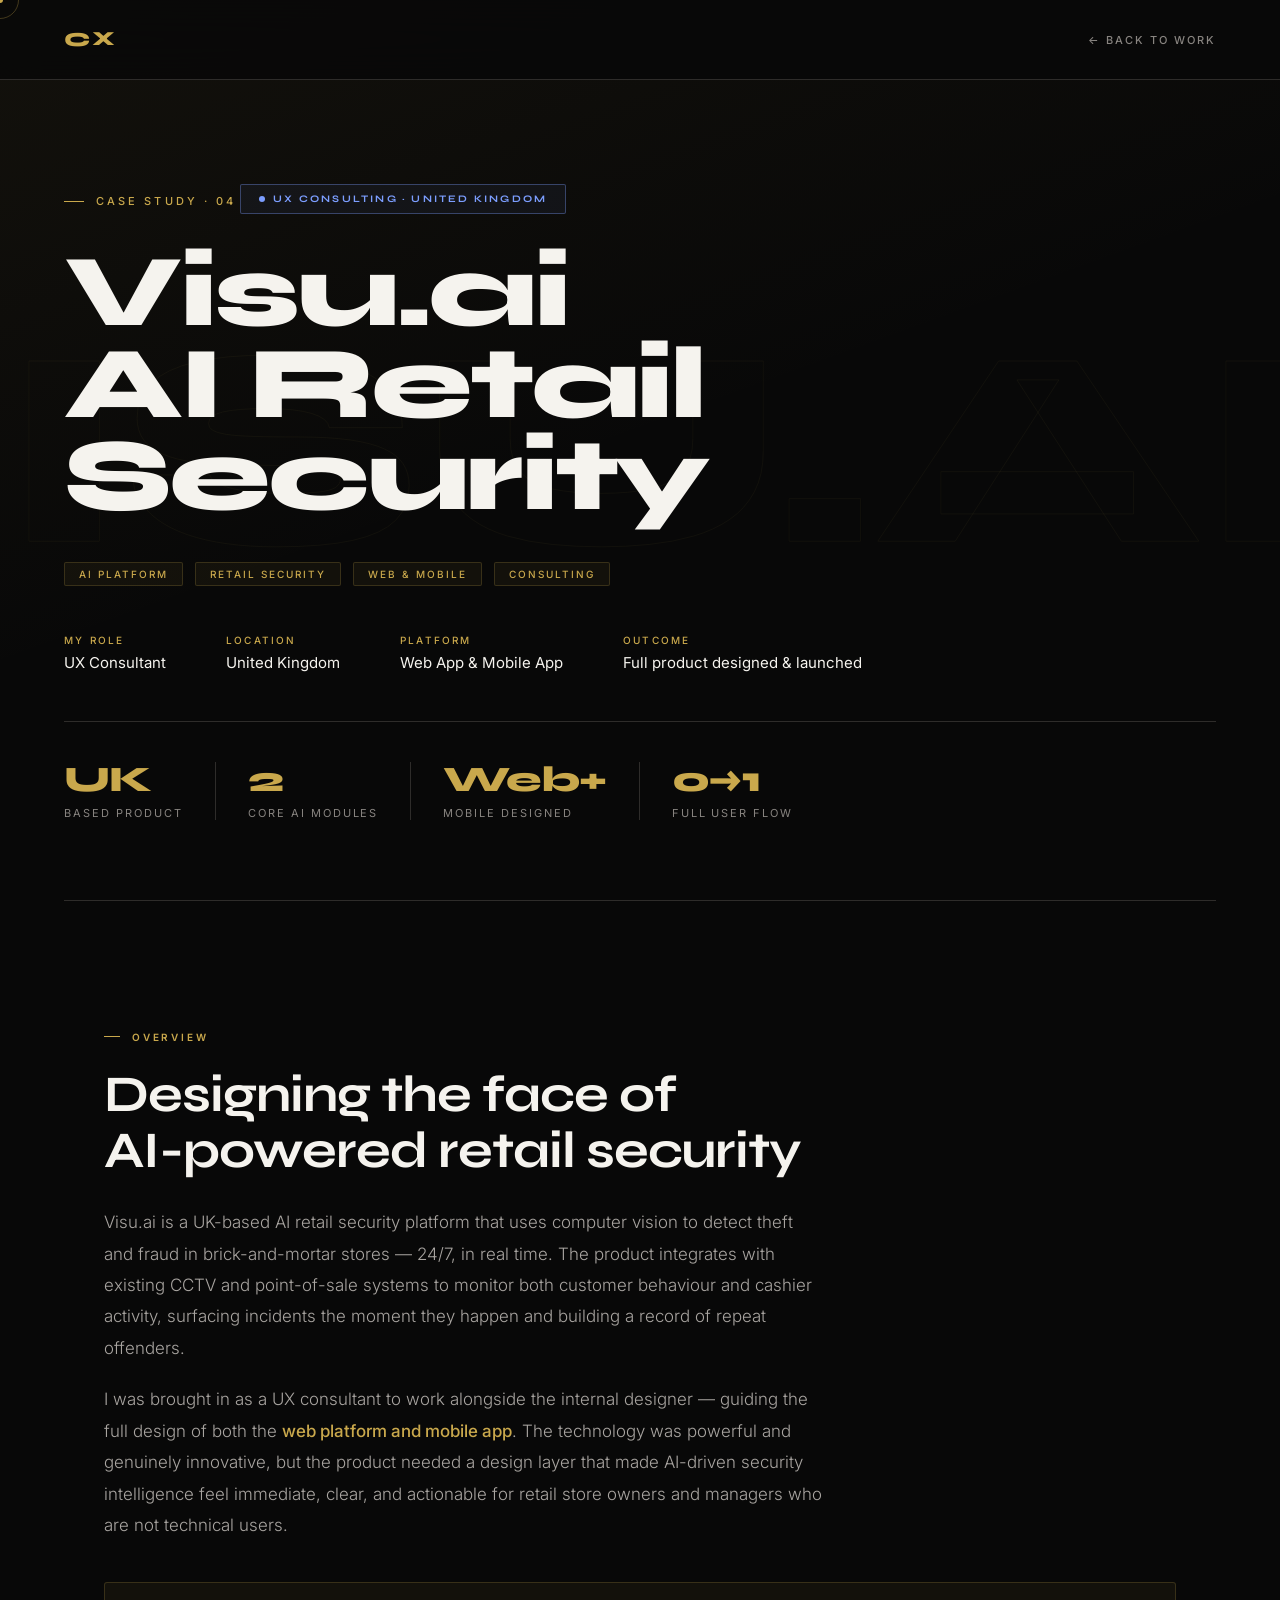
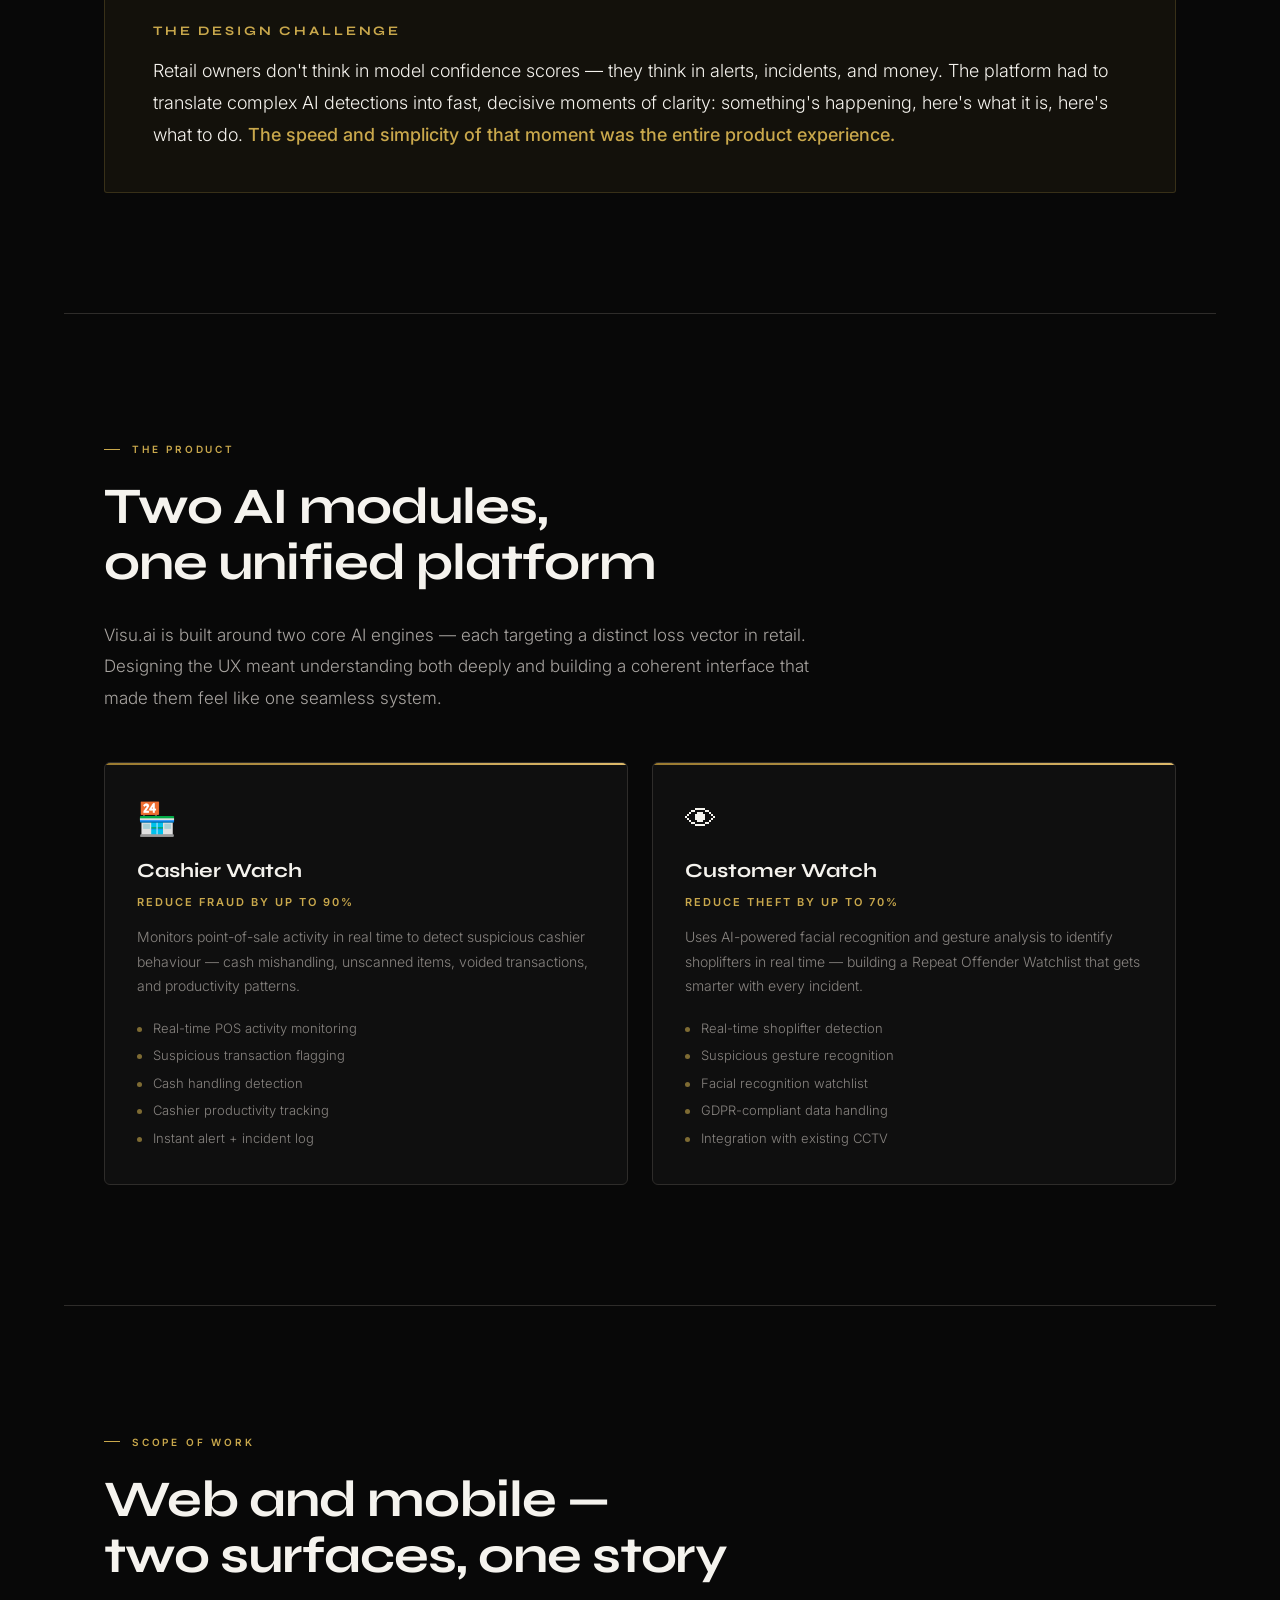
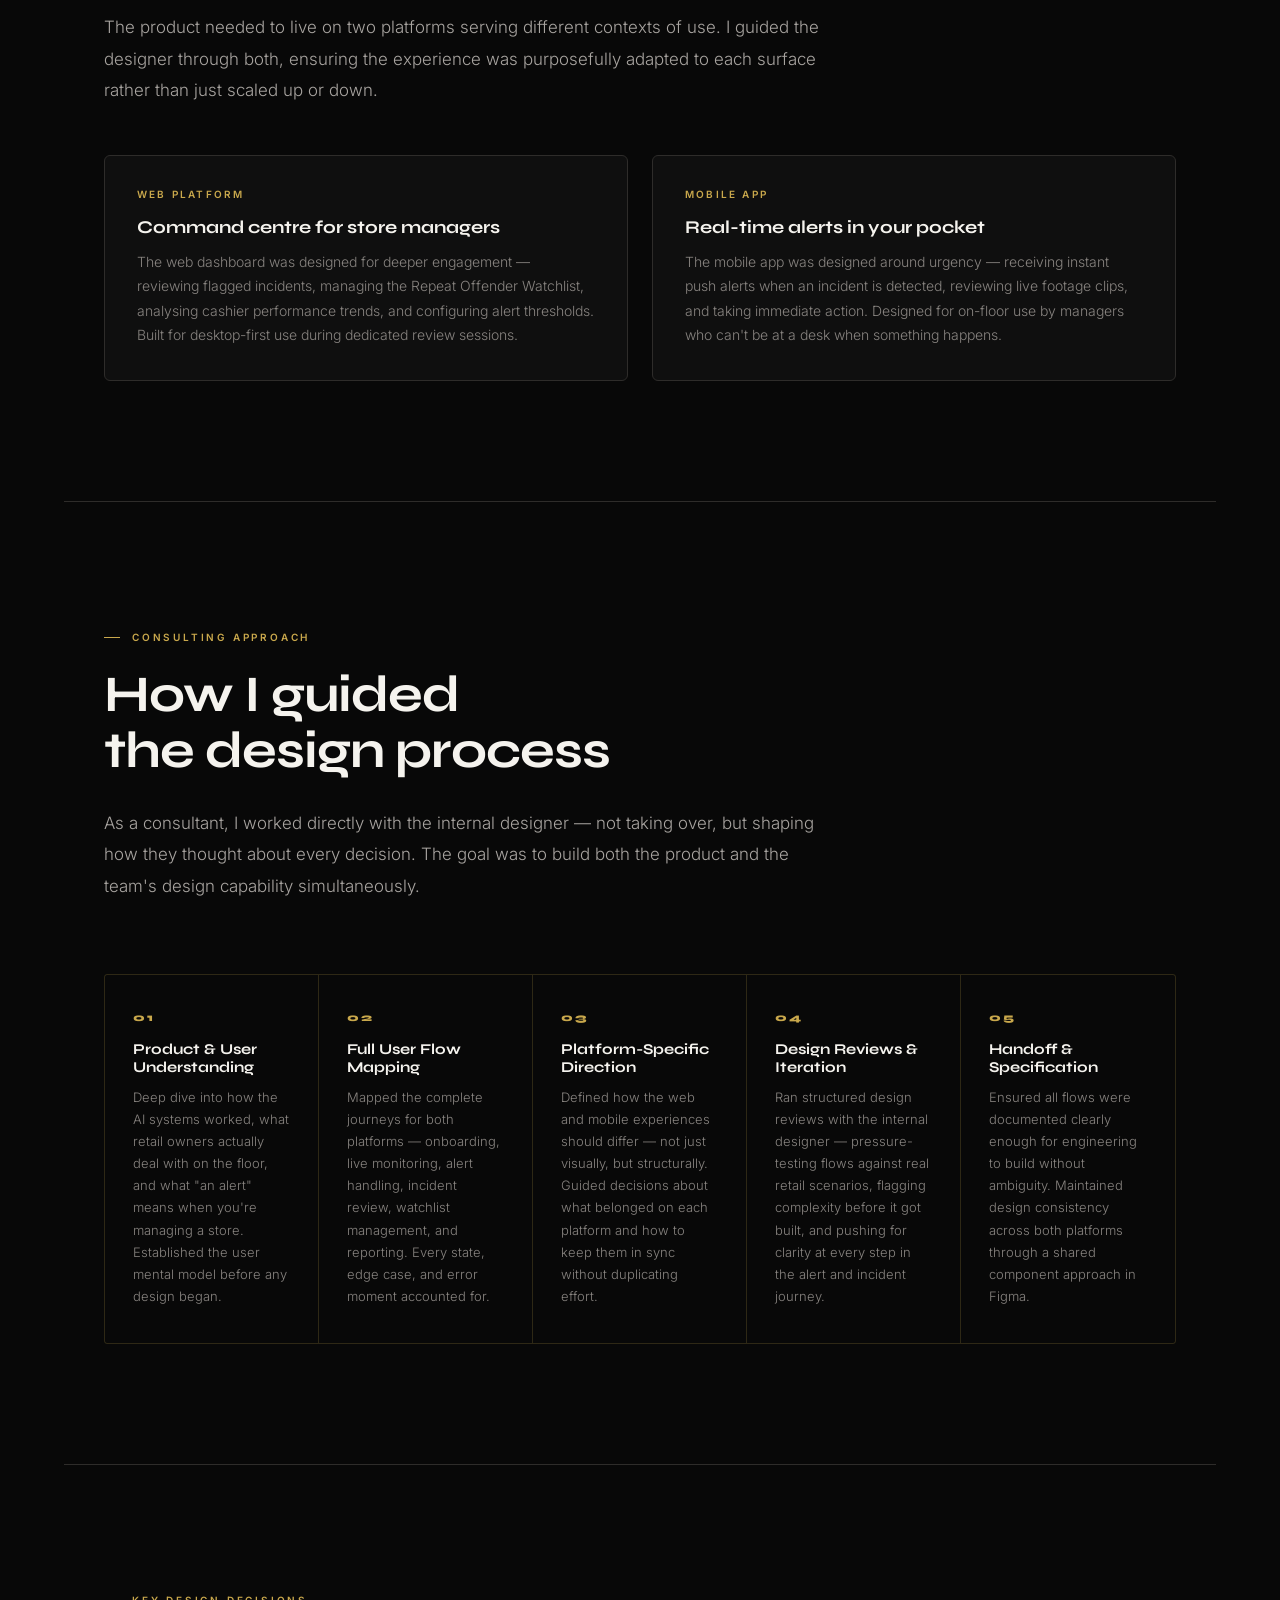
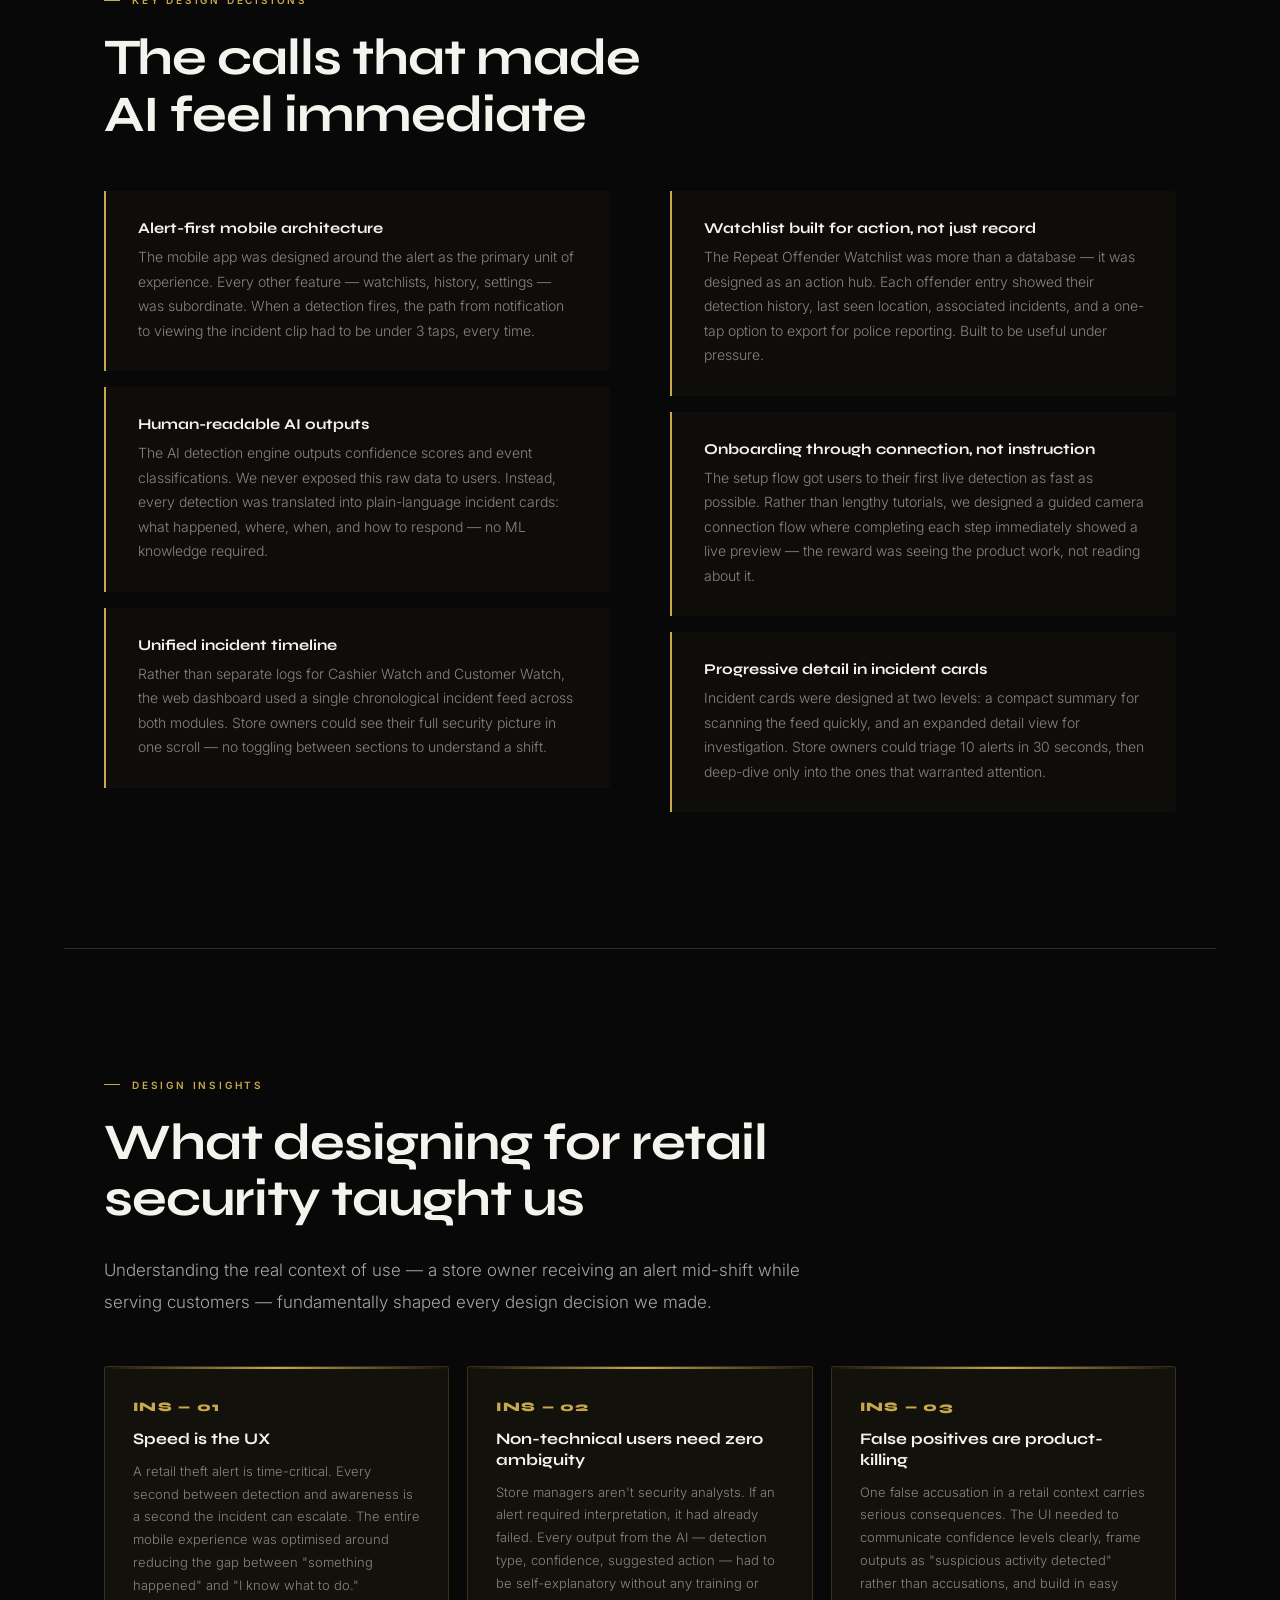
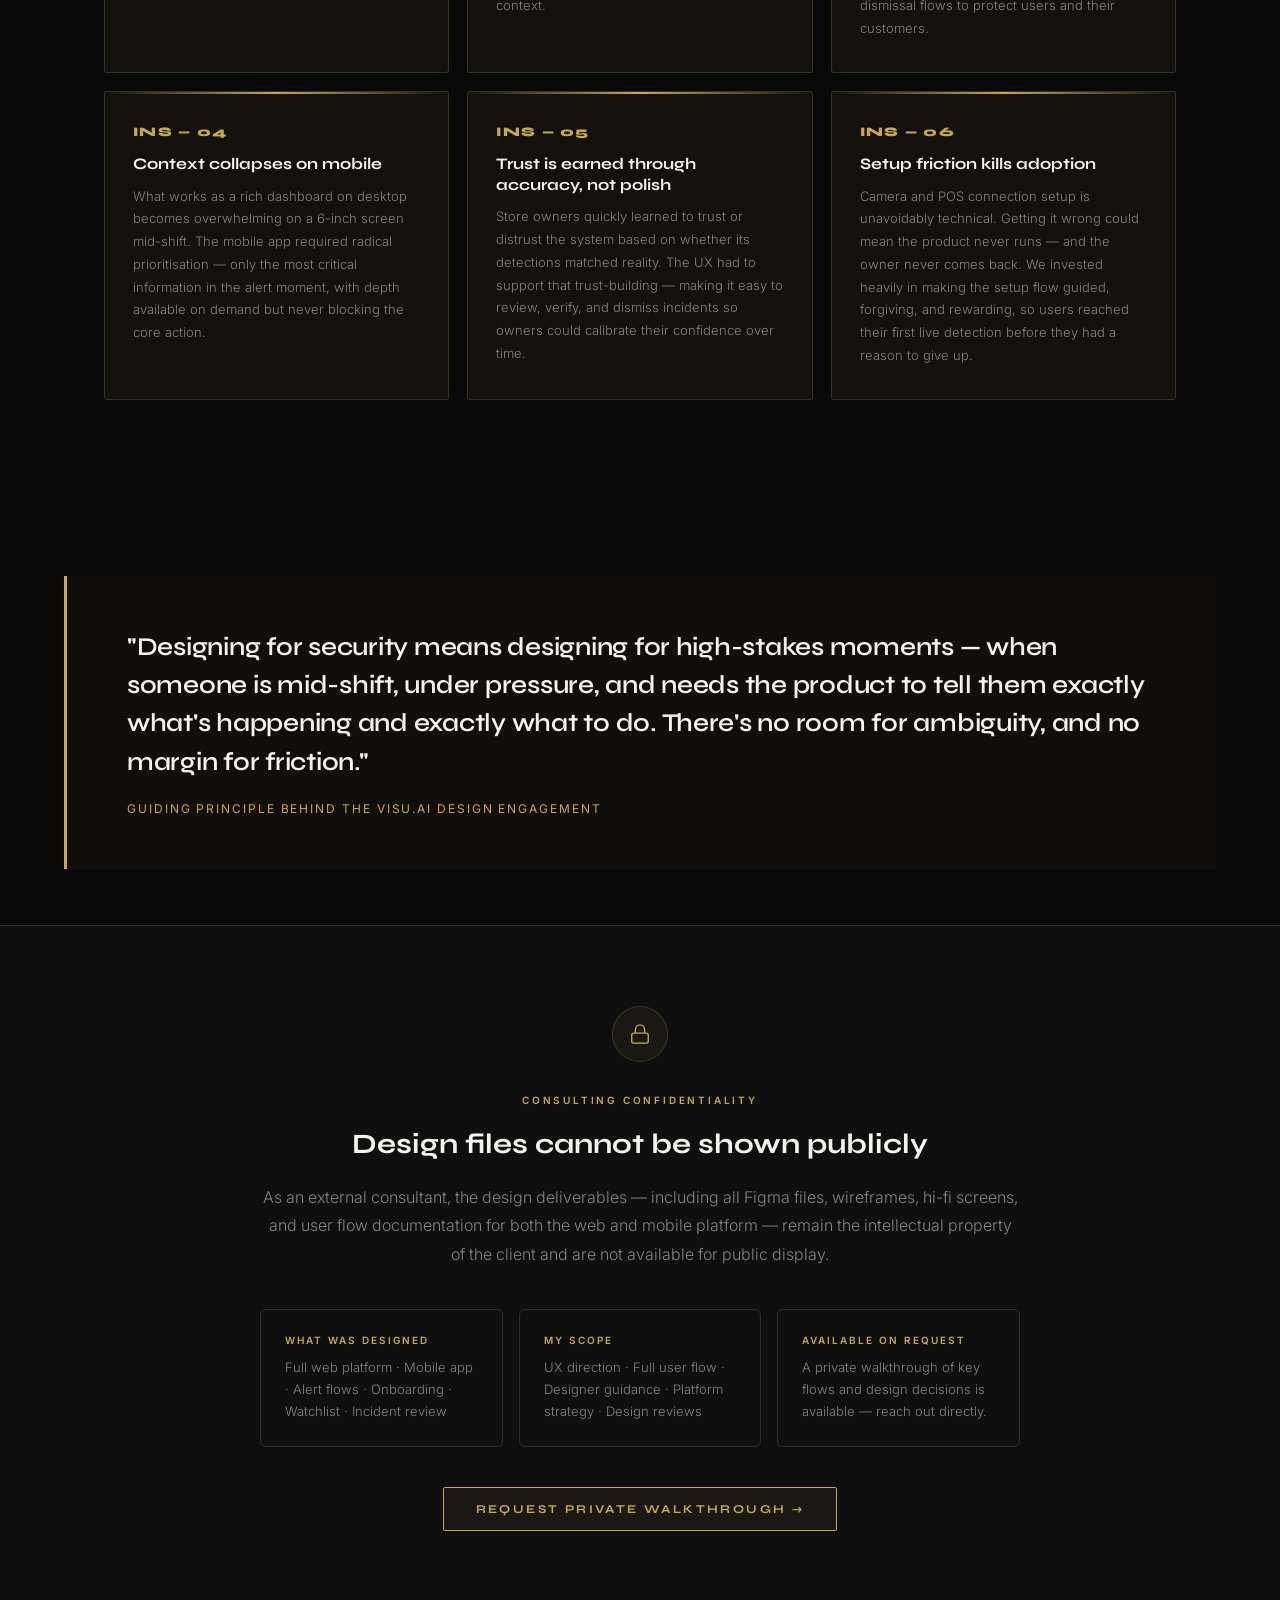
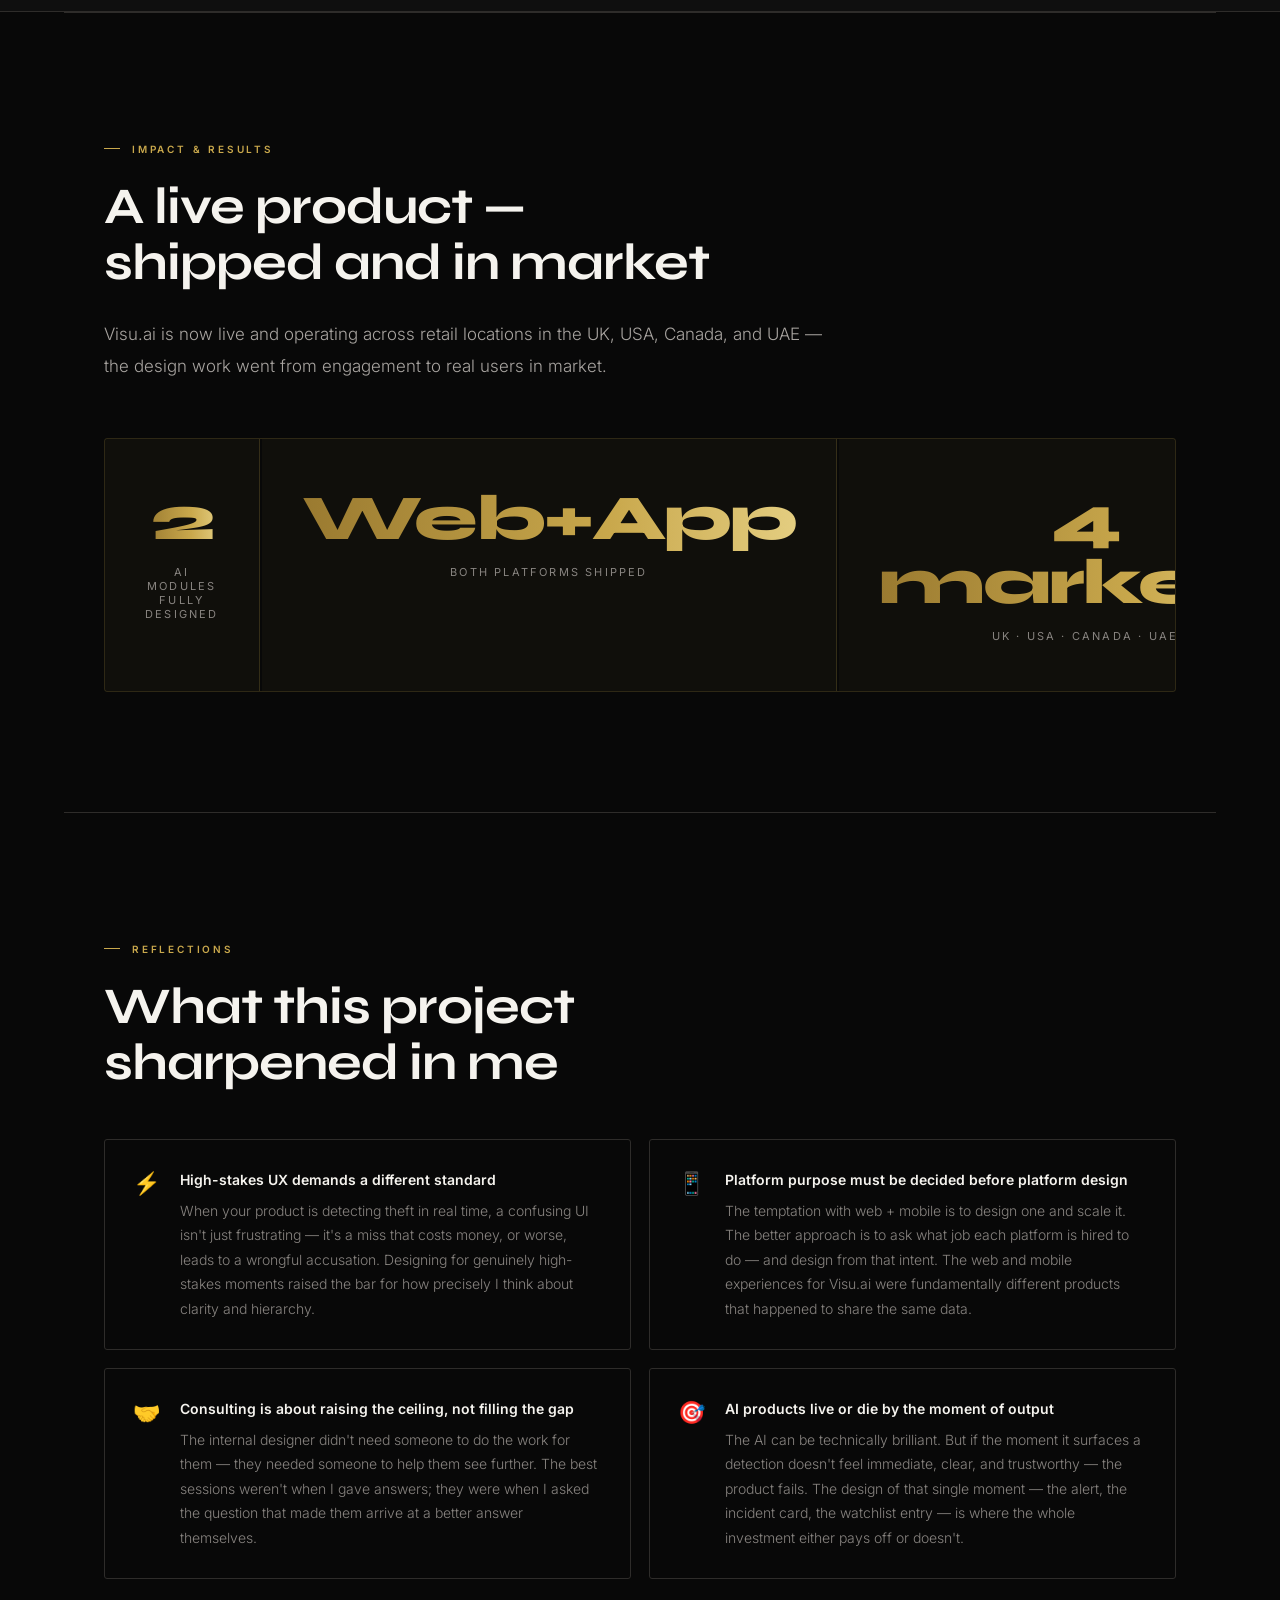
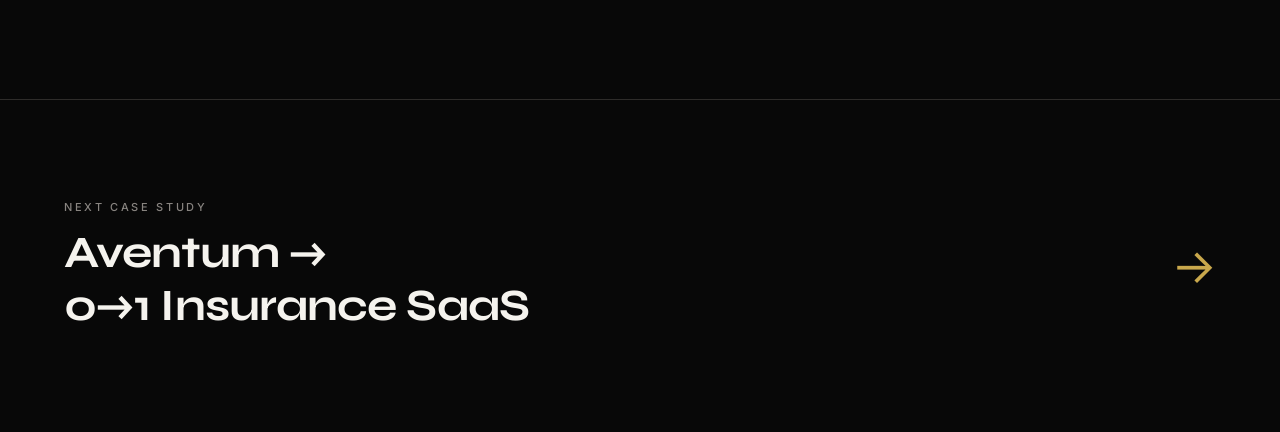
<file: visuai.html>
<!DOCTYPE html>
<html lang="en">
<head>
  <meta charset="UTF-8" />
  <meta name="viewport" content="width=device-width, initial-scale=1.0" />
  <title>Visu.ai — Case Study · Charanjeet Singh</title>
  <link rel="preconnect" href="https://fonts.googleapis.com" />
  <link rel="preconnect" href="https://fonts.gstatic.com" crossorigin />
  <link href="https://fonts.googleapis.com/css2?family=Syne:wght@400;600;700;800&family=Inter:wght@300;400;500;600" rel="stylesheet" />
  <link rel="stylesheet" href="case-study.css" />
  <style>
    .tag-pill {
      display: inline-block;
      padding: 5px 14px;
      border: 1px solid var(--gold-border);
      border-radius: 2px;
      font-size: 10px;
      font-weight: 500;
      letter-spacing: 0.2em;
      text-transform: uppercase;
      color: var(--gold);
      background: var(--gold-faint);
      margin-right: 8px;
      margin-bottom: 8px;
    }
    .cs-highlight {
      color: var(--gold);
      font-weight: 500;
    }
    .problem-block {
      padding: 40px 48px;
      border: 1px solid var(--gold-border);
      border-radius: 3px;
      background: var(--gold-faint);
      margin-top: 40px;
    }
    .problem-block h3 {
      font-family: 'Syne', sans-serif;
      font-weight: 700;
      font-size: 13px;
      letter-spacing: 0.22em;
      text-transform: uppercase;
      color: var(--gold);
      margin-bottom: 16px;
    }
    .problem-block p {
      font-size: 18px;
      font-weight: 300;
      line-height: 1.8;
      color: var(--white);
    }
    .design-decision {
      padding: 28px 32px;
      border-left: 2px solid var(--gold);
      background: rgba(201,168,76,0.03);
      margin-bottom: 16px;
      border-radius: 0 3px 3px 0;
    }
    .design-decision h4 {
      font-family: 'Syne', sans-serif;
      font-weight: 700;
      font-size: 15px;
      color: var(--white);
      margin-bottom: 8px;
    }
    .design-decision p {
      font-size: 14px;
      font-weight: 300;
      line-height: 1.75;
      color: var(--white-dim);
    }
    /* Consulting badge */
    .consulting-badge {
      display: inline-flex;
      align-items: center;
      gap: 8px;
      padding: 8px 18px;
      border: 1px solid rgba(124,158,255,0.35);
      border-radius: 2px;
      background: rgba(124,158,255,0.06);
      font-family: 'Syne', sans-serif;
      font-size: 10px;
      font-weight: 700;
      letter-spacing: 0.22em;
      text-transform: uppercase;
      color: #7C9EFF;
      margin-bottom: 32px;
    }
    .consulting-badge::before {
      content: '';
      width: 6px;
      height: 6px;
      border-radius: 50%;
      background: #7C9EFF;
      animation: pulse 2s ease infinite;
    }
    @keyframes pulse {
      0%, 100% { opacity: 1; transform: scale(1); }
      50% { opacity: 0.4; transform: scale(0.7); }
    }
    /* Product modules */
    .product-modules {
      display: grid;
      grid-template-columns: 1fr 1fr;
      gap: 24px;
      margin-top: 48px;
    }
    .product-module {
      padding: 36px 32px;
      border: 1px solid var(--white-faint);
      border-radius: 6px;
      background: var(--black-2);
      position: relative;
      overflow: hidden;
    }
    .product-module::before {
      content: '';
      position: absolute;
      top: 0; left: 0; right: 0;
      height: 2px;
      background: linear-gradient(90deg, var(--gold-dark), var(--gold-light));
    }
    .product-module-icon {
      font-size: 32px;
      margin-bottom: 20px;
      display: block;
    }
    .product-module-name {
      font-family: 'Syne', sans-serif;
      font-weight: 700;
      font-size: 20px;
      color: var(--white);
      margin-bottom: 12px;
    }
    .product-module-claim {
      font-size: 11px;
      font-weight: 600;
      letter-spacing: 0.18em;
      text-transform: uppercase;
      color: var(--gold);
      margin-bottom: 16px;
    }
    .product-module p {
      font-size: 14px;
      font-weight: 300;
      line-height: 1.75;
      color: var(--white-dim);
    }
    .product-module-features {
      margin-top: 20px;
      display: flex;
      flex-direction: column;
      gap: 8px;
    }
    .product-module-feat {
      font-size: 13px;
      font-weight: 300;
      color: var(--white-dim);
      padding-left: 16px;
      position: relative;
      line-height: 1.5;
    }
    .product-module-feat::before {
      content: '';
      position: absolute;
      left: 0; top: 8px;
      width: 5px; height: 5px;
      border-radius: 50%;
      background: var(--gold);
      opacity: 0.6;
    }
    /* Platform pills */
    .platform-split {
      display: grid;
      grid-template-columns: 1fr 1fr;
      gap: 24px;
      margin-top: 48px;
    }
    .platform-card {
      padding: 32px;
      border: 1px solid var(--white-faint);
      border-radius: 6px;
      background: var(--black-2);
    }
    .platform-card-label {
      font-size: 10px;
      font-weight: 600;
      letter-spacing: 0.22em;
      text-transform: uppercase;
      color: var(--gold);
      margin-bottom: 16px;
    }
    .platform-card-title {
      font-family: 'Syne', sans-serif;
      font-weight: 700;
      font-size: 18px;
      color: var(--white);
      margin-bottom: 12px;
    }
    .platform-card p {
      font-size: 14px;
      font-weight: 300;
      line-height: 1.75;
      color: var(--white-dim);
    }
    @media (max-width: 768px) {
      .product-modules,
      .platform-split { grid-template-columns: 1fr; }
    }
  </style>
</head>
<body>

  <!-- Custom cursor -->
  <div class="cursor" id="cursor"></div>
  <div class="cursor-ring" id="cursorRing"></div>

  <!-- Nav -->
  <nav class="cs-nav">
    <a href="index.html" class="slot-logo" id="slotLogo" aria-label="CS">
      <div class="slot-reel-wrap">
        <div class="slot-reel" id="slotLeft">
          <span>C</span><span>C</span><span>U</span><span>C</span>
        </div>
      </div>
      <div class="slot-reel-wrap">
        <div class="slot-reel" id="slotRight">
          <span>S</span><span>X</span><span>X</span><span>S</span>
        </div>
      </div>
    </a>
    <a href="index.html#work" class="cs-nav-back">← Back to Work</a>
  </nav>

  <!-- Hero -->
  <section class="cs-hero">
    <div class="cs-hero-bg"></div>
    <div class="cs-hero-bg-text">VISU.AI</div>

    <div class="cs-hero-content">
      <div class="cs-hero-tag">Case Study · 04</div>

      <div class="consulting-badge">UX Consulting · United Kingdom</div>

      <h1 class="cs-hero-title">
        Visu.ai<br/>AI Retail Security
      </h1>

      <div style="margin-bottom: 40px;">
        <span class="tag-pill">AI Platform</span>
        <span class="tag-pill">Retail Security</span>
        <span class="tag-pill">Web &amp; Mobile</span>
        <span class="tag-pill">Consulting</span>
      </div>

      <div class="cs-hero-meta">
        <div class="cs-hero-meta-item">
          <span class="cs-hero-meta-label">My Role</span>
          <span class="cs-hero-meta-value">UX Consultant</span>
        </div>
        <div class="cs-hero-meta-item">
          <span class="cs-hero-meta-label">Location</span>
          <span class="cs-hero-meta-value">United Kingdom</span>
        </div>
        <div class="cs-hero-meta-item">
          <span class="cs-hero-meta-label">Platform</span>
          <span class="cs-hero-meta-value">Web App &amp; Mobile App</span>
        </div>
        <div class="cs-hero-meta-item">
          <span class="cs-hero-meta-label">Outcome</span>
          <span class="cs-hero-meta-value">Full product designed &amp; launched</span>
        </div>
      </div>

      <div class="cs-hero-impact" style="flex-wrap:nowrap;">
        <div class="cs-impact-stat">
          <span class="cs-impact-num">UK</span>
          <span class="cs-impact-label">Based product</span>
        </div>
        <div class="cs-impact-stat">
          <span class="cs-impact-num">2</span>
          <span class="cs-impact-label">Core AI modules</span>
        </div>
        <div class="cs-impact-stat">
          <span class="cs-impact-num">Web+</span>
          <span class="cs-impact-label">Mobile designed</span>
        </div>
        <div class="cs-impact-stat">
          <span class="cs-impact-num">0→1</span>
          <span class="cs-impact-label">Full user flow</span>
        </div>
      </div>
    </div>
  </section>

  <!-- Overview -->
  <div class="cs-divider"></div>
  <section class="cs-section">
    <div class="cs-section-tag">Overview</div>
    <h2 class="cs-section-title">Designing the face of<br/>AI-powered retail security</h2>
    <p class="cs-body">
      Visu.ai is a UK-based AI retail security platform that uses computer vision to detect theft and fraud in brick-and-mortar stores — 24/7, in real time. The product integrates with existing CCTV and point-of-sale systems to monitor both customer behaviour and cashier activity, surfacing incidents the moment they happen and building a record of repeat offenders.
    </p>
    <p class="cs-body" style="margin-top: 20px;">
      I was brought in as a UX consultant to work alongside the internal designer — guiding the full design of both the <span class="cs-highlight">web platform and mobile app</span>. The technology was powerful and genuinely innovative, but the product needed a design layer that made AI-driven security intelligence feel immediate, clear, and actionable for retail store owners and managers who are not technical users.
    </p>

    <div class="problem-block">
      <h3>The Design Challenge</h3>
      <p>Retail owners don't think in model confidence scores — they think in alerts, incidents, and money. The platform had to translate complex AI detections into fast, decisive moments of clarity: something's happening, here's what it is, here's what to do. <span class="cs-highlight">The speed and simplicity of that moment was the entire product experience.</span></p>
    </div>
  </section>

  <!-- Product Modules -->
  <div class="cs-divider"></div>
  <section class="cs-section">
    <div class="cs-section-tag">The Product</div>
    <h2 class="cs-section-title">Two AI modules,<br/>one unified platform</h2>
    <p class="cs-body">Visu.ai is built around two core AI engines — each targeting a distinct loss vector in retail. Designing the UX meant understanding both deeply and building a coherent interface that made them feel like one seamless system.</p>

    <div class="product-modules">
      <div class="product-module">
        <span class="product-module-icon">🏪</span>
        <div class="product-module-name">Cashier Watch</div>
        <div class="product-module-claim">Reduce fraud by up to 90%</div>
        <p>Monitors point-of-sale activity in real time to detect suspicious cashier behaviour — cash mishandling, unscanned items, voided transactions, and productivity patterns.</p>
        <div class="product-module-features">
          <div class="product-module-feat">Real-time POS activity monitoring</div>
          <div class="product-module-feat">Suspicious transaction flagging</div>
          <div class="product-module-feat">Cash handling detection</div>
          <div class="product-module-feat">Cashier productivity tracking</div>
          <div class="product-module-feat">Instant alert + incident log</div>
        </div>
      </div>
      <div class="product-module">
        <span class="product-module-icon">👁</span>
        <div class="product-module-name">Customer Watch</div>
        <div class="product-module-claim">Reduce theft by up to 70%</div>
        <p>Uses AI-powered facial recognition and gesture analysis to identify shoplifters in real time — building a Repeat Offender Watchlist that gets smarter with every incident.</p>
        <div class="product-module-features">
          <div class="product-module-feat">Real-time shoplifter detection</div>
          <div class="product-module-feat">Suspicious gesture recognition</div>
          <div class="product-module-feat">Facial recognition watchlist</div>
          <div class="product-module-feat">GDPR-compliant data handling</div>
          <div class="product-module-feat">Integration with existing CCTV</div>
        </div>
      </div>
    </div>
  </section>

  <!-- Platforms Designed -->
  <div class="cs-divider"></div>
  <section class="cs-section">
    <div class="cs-section-tag">Scope of Work</div>
    <h2 class="cs-section-title">Web and mobile —<br/>two surfaces, one story</h2>
    <p class="cs-body">The product needed to live on two platforms serving different contexts of use. I guided the designer through both, ensuring the experience was purposefully adapted to each surface rather than just scaled up or down.</p>

    <div class="platform-split">
      <div class="platform-card">
        <div class="platform-card-label">Web Platform</div>
        <div class="platform-card-title">Command centre for store managers</div>
        <p>The web dashboard was designed for deeper engagement — reviewing flagged incidents, managing the Repeat Offender Watchlist, analysing cashier performance trends, and configuring alert thresholds. Built for desktop-first use during dedicated review sessions.</p>
      </div>
      <div class="platform-card">
        <div class="platform-card-label">Mobile App</div>
        <div class="platform-card-title">Real-time alerts in your pocket</div>
        <p>The mobile app was designed around urgency — receiving instant push alerts when an incident is detected, reviewing live footage clips, and taking immediate action. Designed for on-floor use by managers who can't be at a desk when something happens.</p>
      </div>
    </div>
  </section>

  <!-- My Consulting Approach -->
  <div class="cs-divider"></div>
  <section class="cs-section">
    <div class="cs-section-tag">Consulting Approach</div>
    <h2 class="cs-section-title">How I guided<br/>the design process</h2>
    <p class="cs-body">
      As a consultant, I worked directly with the internal designer — not taking over, but shaping how they thought about every decision. The goal was to build both the product and the team's design capability simultaneously.
    </p>

    <div class="cs-process">
      <div class="cs-process-step">
        <span class="cs-process-num">01</span>
        <div class="cs-process-name">Product & User Understanding</div>
        <p class="cs-process-desc">Deep dive into how the AI systems worked, what retail owners actually deal with on the floor, and what "an alert" means when you're managing a store. Established the user mental model before any design began.</p>
      </div>
      <div class="cs-process-step">
        <span class="cs-process-num">02</span>
        <div class="cs-process-name">Full User Flow Mapping</div>
        <p class="cs-process-desc">Mapped the complete journeys for both platforms — onboarding, live monitoring, alert handling, incident review, watchlist management, and reporting. Every state, edge case, and error moment accounted for.</p>
      </div>
      <div class="cs-process-step">
        <span class="cs-process-num">03</span>
        <div class="cs-process-name">Platform-Specific Direction</div>
        <p class="cs-process-desc">Defined how the web and mobile experiences should differ — not just visually, but structurally. Guided decisions about what belonged on each platform and how to keep them in sync without duplicating effort.</p>
      </div>
      <div class="cs-process-step">
        <span class="cs-process-num">04</span>
        <div class="cs-process-name">Design Reviews & Iteration</div>
        <p class="cs-process-desc">Ran structured design reviews with the internal designer — pressure-testing flows against real retail scenarios, flagging complexity before it got built, and pushing for clarity at every step in the alert and incident journey.</p>
      </div>
      <div class="cs-process-step">
        <span class="cs-process-num">05</span>
        <div class="cs-process-name">Handoff & Specification</div>
        <p class="cs-process-desc">Ensured all flows were documented clearly enough for engineering to build without ambiguity. Maintained design consistency across both platforms through a shared component approach in Figma.</p>
      </div>
    </div>
  </section>

  <!-- Design Decisions -->
  <div class="cs-divider"></div>
  <section class="cs-section">
    <div class="cs-section-tag">Key Design Decisions</div>
    <h2 class="cs-section-title">The calls that made<br/>AI feel immediate</h2>

    <div class="cs-two-col" style="margin-top: 48px; gap: 60px;">
      <div>
        <div class="design-decision">
          <h4>Alert-first mobile architecture</h4>
          <p>The mobile app was designed around the alert as the primary unit of experience. Every other feature — watchlists, history, settings — was subordinate. When a detection fires, the path from notification to viewing the incident clip had to be under 3 taps, every time.</p>
        </div>
        <div class="design-decision">
          <h4>Human-readable AI outputs</h4>
          <p>The AI detection engine outputs confidence scores and event classifications. We never exposed this raw data to users. Instead, every detection was translated into plain-language incident cards: what happened, where, when, and how to respond — no ML knowledge required.</p>
        </div>
        <div class="design-decision">
          <h4>Unified incident timeline</h4>
          <p>Rather than separate logs for Cashier Watch and Customer Watch, the web dashboard used a single chronological incident feed across both modules. Store owners could see their full security picture in one scroll — no toggling between sections to understand a shift.</p>
        </div>
      </div>
      <div>
        <div class="design-decision">
          <h4>Watchlist built for action, not just record</h4>
          <p>The Repeat Offender Watchlist was more than a database — it was designed as an action hub. Each offender entry showed their detection history, last seen location, associated incidents, and a one-tap option to export for police reporting. Built to be useful under pressure.</p>
        </div>
        <div class="design-decision">
          <h4>Onboarding through connection, not instruction</h4>
          <p>The setup flow got users to their first live detection as fast as possible. Rather than lengthy tutorials, we designed a guided camera connection flow where completing each step immediately showed a live preview — the reward was seeing the product work, not reading about it.</p>
        </div>
        <div class="design-decision">
          <h4>Progressive detail in incident cards</h4>
          <p>Incident cards were designed at two levels: a compact summary for scanning the feed quickly, and an expanded detail view for investigation. Store owners could triage 10 alerts in 30 seconds, then deep-dive only into the ones that warranted attention.</p>
        </div>
      </div>
    </div>
  </section>

  <!-- Research Insights -->
  <div class="cs-divider"></div>
  <section class="cs-section">
    <div class="cs-section-tag">Design Insights</div>
    <h2 class="cs-section-title">What designing for retail<br/>security taught us</h2>
    <p class="cs-body">Understanding the real context of use — a store owner receiving an alert mid-shift while serving customers — fundamentally shaped every design decision we made.</p>

    <div class="cs-insights">
      <div class="cs-insight-card">
        <span class="cs-insight-num">INS — 01</span>
        <div class="cs-insight-title">Speed is the UX</div>
        <p class="cs-insight-body">A retail theft alert is time-critical. Every second between detection and awareness is a second the incident can escalate. The entire mobile experience was optimised around reducing the gap between "something happened" and "I know what to do."</p>
      </div>
      <div class="cs-insight-card">
        <span class="cs-insight-num">INS — 02</span>
        <div class="cs-insight-title">Non-technical users need zero ambiguity</div>
        <p class="cs-insight-body">Store managers aren't security analysts. If an alert required interpretation, it had already failed. Every output from the AI — detection type, confidence, suggested action — had to be self-explanatory without any training or context.</p>
      </div>
      <div class="cs-insight-card">
        <span class="cs-insight-num">INS — 03</span>
        <div class="cs-insight-title">False positives are product-killing</div>
        <p class="cs-insight-body">One false accusation in a retail context carries serious consequences. The UI needed to communicate confidence levels clearly, frame outputs as "suspicious activity detected" rather than accusations, and build in easy dismissal flows to protect users and their customers.</p>
      </div>
      <div class="cs-insight-card">
        <span class="cs-insight-num">INS — 04</span>
        <div class="cs-insight-title">Context collapses on mobile</div>
        <p class="cs-insight-body">What works as a rich dashboard on desktop becomes overwhelming on a 6-inch screen mid-shift. The mobile app required radical prioritisation — only the most critical information in the alert moment, with depth available on demand but never blocking the core action.</p>
      </div>
      <div class="cs-insight-card">
        <span class="cs-insight-num">INS — 05</span>
        <div class="cs-insight-title">Trust is earned through accuracy, not polish</div>
        <p class="cs-insight-body">Store owners quickly learned to trust or distrust the system based on whether its detections matched reality. The UX had to support that trust-building — making it easy to review, verify, and dismiss incidents so owners could calibrate their confidence over time.</p>
      </div>
      <div class="cs-insight-card">
        <span class="cs-insight-num">INS — 06</span>
        <div class="cs-insight-title">Setup friction kills adoption</div>
        <p class="cs-insight-body">Camera and POS connection setup is unavoidably technical. Getting it wrong could mean the product never runs — and the owner never comes back. We invested heavily in making the setup flow guided, forgiving, and rewarding, so users reached their first live detection before they had a reason to give up.</p>
      </div>
    </div>
  </section>

  <!-- Quote -->
  <section style="padding: 0 64px;">
    <div class="cs-quote">
      <p class="cs-quote-text">"Designing for security means designing for high-stakes moments — when someone is mid-shift, under pressure, and needs the product to tell them exactly what's happening and exactly what to do. There's no room for ambiguity, and no margin for friction."</p>
      <span class="cs-quote-attr">Guiding principle behind the Visu.ai design engagement</span>
    </div>
  </section>

  <!-- NDA Notice -->
  <div style="width:100%;background:var(--black-2);border-top:1px solid var(--white-faint);border-bottom:1px solid var(--white-faint);padding:80px 64px;">
    <div style="max-width:760px;margin:0 auto;text-align:center;">
      <div style="width:56px;height:56px;border:1px solid var(--gold-border);border-radius:50%;display:flex;align-items:center;justify-content:center;margin:0 auto 32px;background:var(--gold-faint);">
        <svg width="22" height="22" viewBox="0 0 24 24" fill="none" stroke="currentColor" stroke-width="1.5" style="color:var(--gold);">
          <rect x="3" y="11" width="18" height="11" rx="2"/><path d="M7 11V7a5 5 0 0 1 10 0v4"/>
        </svg>
      </div>
      <div style="font-size:10px;font-weight:600;letter-spacing:0.28em;text-transform:uppercase;color:var(--gold);margin-bottom:20px;">Consulting Confidentiality</div>
      <h3 style="font-family:'Syne',sans-serif;font-weight:700;font-size:28px;color:var(--white);line-height:1.3;margin-bottom:20px;">Design files cannot be shown publicly</h3>
      <p style="font-size:16px;font-weight:300;color:var(--white-dim);line-height:1.8;margin-bottom:40px;">As an external consultant, the design deliverables — including all Figma files, wireframes, hi-fi screens, and user flow documentation for both the web and mobile platform — remain the intellectual property of the client and are not available for public display.</p>
      <div style="display:grid;grid-template-columns:repeat(3,1fr);gap:16px;text-align:left;margin-bottom:40px;">
        <div style="padding:24px;border:1px solid var(--white-faint);border-radius:6px;">
          <div style="font-size:10px;font-weight:600;letter-spacing:0.2em;text-transform:uppercase;color:var(--gold);margin-bottom:10px;">What was designed</div>
          <div style="font-size:13px;font-weight:300;color:var(--white-dim);line-height:1.7;">Full web platform · Mobile app · Alert flows · Onboarding · Watchlist · Incident review</div>
        </div>
        <div style="padding:24px;border:1px solid var(--white-faint);border-radius:6px;">
          <div style="font-size:10px;font-weight:600;letter-spacing:0.2em;text-transform:uppercase;color:var(--gold);margin-bottom:10px;">My scope</div>
          <div style="font-size:13px;font-weight:300;color:var(--white-dim);line-height:1.7;">UX direction · Full user flow · Designer guidance · Platform strategy · Design reviews</div>
        </div>
        <div style="padding:24px;border:1px solid var(--white-faint);border-radius:6px;">
          <div style="font-size:10px;font-weight:600;letter-spacing:0.2em;text-transform:uppercase;color:var(--gold);margin-bottom:10px;">Available on request</div>
          <div style="font-size:13px;font-weight:300;color:var(--white-dim);line-height:1.7;">A private walkthrough of key flows and design decisions is available — reach out directly.</div>
        </div>
      </div>
      <a href="#contact" style="display:inline-flex;align-items:center;gap:10px;padding:14px 32px;border:1px solid var(--gold);border-radius:2px;font-family:'Syne',sans-serif;font-weight:700;font-size:12px;letter-spacing:0.2em;text-transform:uppercase;color:var(--gold);text-decoration:none;background:var(--gold-faint);transition:background 0.2s;">Request Private Walkthrough →</a>
    </div>
  </div>

  <!-- Results -->
  <div class="cs-divider"></div>
  <section class="cs-section">
    <div class="cs-section-tag">Impact & Results</div>
    <h2 class="cs-section-title">A live product —<br/>shipped and in market</h2>
    <p class="cs-body">Visu.ai is now live and operating across retail locations in the UK, USA, Canada, and UAE — the design work went from engagement to real users in market.</p>

    <div class="cs-results">
      <div class="cs-result-item">
        <span class="cs-result-num">2</span>
        <span class="cs-result-label">AI modules fully designed</span>
      </div>
      <div class="cs-result-item">
        <span class="cs-result-num">Web+App</span>
        <span class="cs-result-label">Both platforms shipped</span>
      </div>
      <div class="cs-result-item">
        <span class="cs-result-num">4 markets</span>
        <span class="cs-result-label">UK · USA · Canada · UAE</span>
      </div>
    </div>
  </section>

  <!-- Learnings -->
  <div class="cs-divider"></div>
  <section class="cs-section">
    <div class="cs-section-tag">Reflections</div>
    <h2 class="cs-section-title">What this project<br/>sharpened in me</h2>

    <div class="cs-learnings">
      <div class="cs-learning">
        <div class="cs-learning-icon">⚡</div>
        <div class="cs-learning-text">
          <strong>High-stakes UX demands a different standard</strong>
          When your product is detecting theft in real time, a confusing UI isn't just frustrating — it's a miss that costs money, or worse, leads to a wrongful accusation. Designing for genuinely high-stakes moments raised the bar for how precisely I think about clarity and hierarchy.
        </div>
      </div>
      <div class="cs-learning">
        <div class="cs-learning-icon">📱</div>
        <div class="cs-learning-text">
          <strong>Platform purpose must be decided before platform design</strong>
          The temptation with web + mobile is to design one and scale it. The better approach is to ask what job each platform is hired to do — and design from that intent. The web and mobile experiences for Visu.ai were fundamentally different products that happened to share the same data.
        </div>
      </div>
      <div class="cs-learning">
        <div class="cs-learning-icon">🤝</div>
        <div class="cs-learning-text">
          <strong>Consulting is about raising the ceiling, not filling the gap</strong>
          The internal designer didn't need someone to do the work for them — they needed someone to help them see further. The best sessions weren't when I gave answers; they were when I asked the question that made them arrive at a better answer themselves.
        </div>
      </div>
      <div class="cs-learning">
        <div class="cs-learning-icon">🎯</div>
        <div class="cs-learning-text">
          <strong>AI products live or die by the moment of output</strong>
          The AI can be technically brilliant. But if the moment it surfaces a detection doesn't feel immediate, clear, and trustworthy — the product fails. The design of that single moment — the alert, the incident card, the watchlist entry — is where the whole investment either pays off or doesn't.
        </div>
      </div>
    </div>
  </section>

  <!-- Next Project -->
  <div class="cs-next">
    <div>
      <p class="cs-next-label">Next Case Study</p>
      <a href="aventum.html" class="cs-next-title">Aventum →<br/>0→1 Insurance SaaS</a>
    </div>
    <a href="aventum.html" class="cs-next-arrow">→</a>
  </div>

  <script>
    // Cursor
    const cursor = document.getElementById('cursor');
    const ring   = document.getElementById('cursorRing');
    let mx = 0, my = 0, rx = 0, ry = 0;

    document.addEventListener('mousemove', e => {
      mx = e.clientX; my = e.clientY;
      cursor.style.left = mx + 'px';
      cursor.style.top  = my + 'px';
    });

    (function lerp() {
      rx += (mx - rx) * 0.1;
      ry += (my - ry) * 0.1;
      ring.style.left = rx + 'px';
      ring.style.top  = ry + 'px';
      requestAnimationFrame(lerp);
    })();

    document.querySelectorAll('a, button').forEach(el => {
      el.addEventListener('mouseenter', () => { ring.style.width = '60px'; ring.style.height = '60px'; });
      el.addEventListener('mouseleave', () => { ring.style.width = '38px'; ring.style.height = '38px'; });
    });

    // Scroll reveal
    const observer = new IntersectionObserver((entries) => {
      entries.forEach(entry => {
        if (entry.isIntersecting) {
          entry.target.style.opacity = '1';
          entry.target.style.transform = 'translateY(0)';
        }
      });
    }, { threshold: 0.1 });

    document.querySelectorAll('.cs-section, .cs-insight-card, .cs-timeline-item, .cs-learning, .cs-result-item, .design-decision, .product-module, .platform-card').forEach(el => {
      el.style.opacity = '0';
      el.style.transform = 'translateY(30px)';
      el.style.transition = 'opacity 0.7s ease, transform 0.7s ease';
      observer.observe(el);
    });

    // Slot machine logo
    (function () {
      var L = document.getElementById('slotLeft');
      var R = document.getElementById('slotRight');
      if (!L || !R) return;
      var H = 24, DUR = '0.65s', EASE = 'cubic-bezier(0.22, 1, 0.36, 1)', step = 0;
      function slide(el, row) { el.style.transition = 'transform ' + DUR + ' ' + EASE; el.style.transform = 'translateY(' + -(row * H) + 'px)'; }
      function snap(el, row)  { el.style.transition = 'none'; el.style.transform = 'translateY(' + -(row * H) + 'px)'; }
      function tick() {
        if (step === 0) { slide(R, 1); }
        else if (step === 1) { slide(L, 2); }
        else if (step === 2) {
          slide(L, 3); setTimeout(function(){ slide(R, 3); }, 100);
          setTimeout(function(){ snap(L, 0); snap(R, 0); }, 750);
        }
        step = (step + 1) % 3;
      }
      setTimeout(function(){ tick(); setInterval(tick, 2000); }, 2000);
    })();
  </script>
</body>
</html>
</file>
<file: case-study.css>
/* =============================================
   CASE STUDY — SHARED STYLES
   ============================================= */
:root {
    --black:       #080808;
    --black-2:     #0f0f0f;
    --black-3:     #161616;
    --gold:        #C9A84C;
    --gold-light:  #DDB96A;
    --gold-dark:   #9A7A30;
    --gold-border: rgba(201, 168, 76, 0.2);
    --gold-faint:  rgba(201, 168, 76, 0.06);
    --white:       #F5F3EE;
    --white-dim:   #888480;
    --white-faint: #2e2c2a;
}

*, *::before, *::after { margin: 0; padding: 0; box-sizing: border-box; }

html { scroll-behavior: smooth; font-size: 16px; }

body {
    background: var(--black);
    color: var(--white);
    font-family: 'Inter', sans-serif;
    -webkit-font-smoothing: antialiased;
    overflow-x: hidden;
    cursor: none;
}

/* ---- Cursor ---- */
.cursor     { width: 6px; height: 6px; background: var(--gold); border-radius: 50%; position: fixed; top: 0; left: 0; z-index: 9999; pointer-events: none; transform: translate(-50%,-50%); }
.cursor-ring{ width: 38px; height: 38px; border: 1px solid rgba(201,168,76,0.3); border-radius: 50%; position: fixed; top: 0; left: 0; z-index: 9998; pointer-events: none; transform: translate(-50%,-50%); transition: width .3s, height .3s; }

/* ---- Nav ---- */
.cs-nav {
    position: fixed;
    top: 0; left: 0; right: 0;
    z-index: 500;
    display: flex;
    justify-content: space-between;
    align-items: center;
    padding: 28px 64px;
    background: rgba(8,8,8,0.88);
    backdrop-filter: blur(20px);
    border-bottom: 1px solid var(--white-faint);
}

/* Slot machine logo (shared) */
.slot-logo {
    display: inline-flex;
    align-items: center;
    text-decoration: none;
    font-family: 'Syne', sans-serif;
    font-weight: 800;
    font-size: 20px;
    color: var(--gold);
    letter-spacing: 0.08em;
    line-height: 1;
    cursor: pointer;
}
.slot-reel-wrap {
    display: inline-block;
    overflow: hidden;
    height: 1.15em;
}
.slot-reel {
    display: flex;
    flex-direction: column;
    will-change: transform;
    transition: transform 0.48s cubic-bezier(0.22, 1, 0.36, 1);
}
.slot-reel > span {
    display: block;
    height: 1.15em;
    line-height: 1.15;
}
.cs-nav-logo { /* keep for any fallback */ }

.cs-nav-back {
    display: inline-flex;
    align-items: center;
    gap: 10px;
    font-size: 11px;
    font-weight: 500;
    letter-spacing: 0.18em;
    text-transform: uppercase;
    color: var(--white-dim);
    text-decoration: none;
    transition: color .3s;
}
.cs-nav-back:hover { color: var(--gold); }

/* ---- Hero ---- */
.cs-hero {
    min-height: 100vh;
    display: flex;
    flex-direction: column;
    justify-content: flex-end;
    padding: 0 64px 80px;
    position: relative;
    overflow: hidden;
}

.cs-hero-bg {
    position: absolute;
    inset: 0;
    background: linear-gradient(160deg, rgba(201,168,76,0.06) 0%, transparent 50%);
    z-index: 0;
}

.cs-hero-bg-text {
    position: absolute;
    right: -40px;
    top: 50%;
    transform: translateY(-50%);
    font-family: 'Syne', sans-serif;
    font-weight: 800;
    font-size: clamp(160px, 22vw, 320px);
    color: transparent;
    -webkit-text-stroke: 1px rgba(201,168,76,0.05);
    pointer-events: none;
    z-index: 0;
    line-height: 1;
    user-select: none;
}

.cs-hero-content {
    position: relative;
    z-index: 2;
    max-width: 1200px;
}

.cs-hero-tag {
    display: inline-flex;
    align-items: center;
    gap: 12px;
    font-size: 11px;
    font-weight: 500;
    letter-spacing: 0.28em;
    text-transform: uppercase;
    color: var(--gold);
    margin-bottom: 32px;
}
.cs-hero-tag::before { content: ''; display: block; width: 20px; height: 1px; background: var(--gold); }

.cs-hero-title {
    font-family: 'Syne', sans-serif;
    font-weight: 800;
    font-size: clamp(56px, 8vw, 130px);
    line-height: 0.9;
    letter-spacing: -0.03em;
    color: var(--white);
    margin-bottom: 40px;
}

.cs-hero-meta {
    display: flex;
    gap: 60px;
    align-items: flex-start;
    flex-wrap: wrap;
    margin-bottom: 48px;
}

.cs-hero-meta-item {}
.cs-hero-meta-label {
    font-size: 10px;
    font-weight: 500;
    letter-spacing: 0.22em;
    text-transform: uppercase;
    color: var(--gold);
    margin-bottom: 6px;
    display: block;
}
.cs-hero-meta-value {
    font-size: 15px;
    font-weight: 400;
    color: var(--white);
    line-height: 1.4;
}

.cs-hero-impact {
    display: flex;
    gap: 0;
    align-items: center;
    border-top: 1px solid var(--white-faint);
    padding-top: 40px;
    flex-wrap: nowrap;
}

.cs-impact-stat {
    padding-right: 32px;
    margin-right: 32px;
    border-right: 1px solid var(--white-faint);
    white-space: nowrap;
    flex-shrink: 0;
}
.cs-impact-stat:last-child { border-right: none; padding-right: 0; margin-right: 0; }

.cs-impact-num {
    display: block;
    font-family: 'Syne', sans-serif;
    font-weight: 800;
    font-size: clamp(28px, 2.8vw, 44px);
    color: var(--gold);
    letter-spacing: -0.02em;
    line-height: 1;
}
.cs-impact-label {
    display: block;
    font-size: 11px;
    font-weight: 400;
    letter-spacing: 0.18em;
    text-transform: uppercase;
    color: var(--white-dim);
    margin-top: 8px;
}

/* ---- Sections ---- */
.cs-section {
    padding: 120px 64px;
    max-width: 1200px;
    margin: 0 auto;
}

.cs-section-tag {
    display: inline-flex;
    align-items: center;
    gap: 12px;
    font-size: 10px;
    font-weight: 600;
    letter-spacing: 0.28em;
    text-transform: uppercase;
    color: var(--gold);
    margin-bottom: 24px;
}
.cs-section-tag::before { content: ''; display: block; width: 16px; height: 1px; background: var(--gold); }

.cs-section-title {
    font-family: 'Syne', sans-serif;
    font-weight: 700;
    font-size: clamp(32px, 4vw, 52px);
    line-height: 1.1;
    letter-spacing: -0.02em;
    color: var(--white);
    margin-bottom: 28px;
}

.cs-body {
    font-size: 17px;
    font-weight: 300;
    line-height: 1.85;
    color: #a8a4a0;
    max-width: 720px;
}

.cs-body + .cs-body { margin-top: 20px; }

/* Divider */
.cs-divider {
    width: 100%;
    height: 1px;
    background: var(--white-faint);
    margin: 0 64px;
    width: calc(100% - 128px);
}

/* ---- Process Steps ---- */
.cs-process {
    display: grid;
    grid-template-columns: repeat(5, 1fr);
    gap: 0;
    margin-top: 72px;
    border: 1px solid var(--gold-border);
    border-radius: 3px;
    overflow: hidden;
}

.cs-process-step {
    padding: 36px 28px;
    border-right: 1px solid var(--gold-border);
    position: relative;
    transition: background .35s;
}
.cs-process-step:last-child { border-right: none; }
.cs-process-step:hover { background: rgba(201,168,76,0.04); }

.cs-process-num {
    font-family: 'Syne', sans-serif;
    font-weight: 800;
    font-size: 11px;
    color: var(--gold);
    letter-spacing: 0.2em;
    margin-bottom: 16px;
    display: block;
}

.cs-process-name {
    font-family: 'Syne', sans-serif;
    font-weight: 700;
    font-size: 15px;
    color: var(--white);
    margin-bottom: 10px;
}

.cs-process-desc {
    font-size: 13px;
    font-weight: 300;
    line-height: 1.7;
    color: var(--white-dim);
}

/* ---- Two-col layout ---- */
.cs-two-col {
    display: grid;
    grid-template-columns: 1fr 1fr;
    gap: 80px;
    align-items: start;
    margin-top: 64px;
}

.cs-two-col-wide {
    display: grid;
    grid-template-columns: 1.4fr 1fr;
    gap: 80px;
    align-items: start;
    margin-top: 64px;
}

/* ---- Image Placeholder / Mockup Frame ---- */
.cs-mockup {
    position: relative;
    width: 100%;
    border-radius: 6px;
    border: 1px solid var(--gold-border);
    overflow: hidden;
    background: var(--black-3);
}

.cs-mockup-bar {
    padding: 14px 18px;
    display: flex;
    align-items: center;
    gap: 8px;
    border-bottom: 1px solid var(--white-faint);
    background: var(--black-2);
}

.cs-mockup-dot {
    width: 10px; height: 10px;
    border-radius: 50%;
}
.cs-mockup-dot:nth-child(1) { background: #FF5F57; }
.cs-mockup-dot:nth-child(2) { background: #FEBC2E; }
.cs-mockup-dot:nth-child(3) { background: #28C840; }

.cs-mockup-body {
    padding: 40px 32px;
    min-height: 280px;
    display: flex;
    flex-direction: column;
    justify-content: center;
    align-items: center;
    text-align: center;
    gap: 12px;
}

.cs-mockup-label {
    font-size: 11px;
    font-weight: 500;
    letter-spacing: 0.2em;
    text-transform: uppercase;
    color: var(--white-faint);
}

.cs-mockup-icon {
    font-size: 32px;
    opacity: 0.4;
}

/* ---- Insight Cards ---- */
.cs-insights {
    display: grid;
    grid-template-columns: repeat(3, 1fr);
    gap: 18px;
    margin-top: 48px;
}

.cs-insight-card {
    padding: 32px 28px;
    border: 1px solid var(--gold-border);
    border-radius: 3px;
    background: var(--gold-faint);
    position: relative;
    overflow: hidden;
    transition: border-color .35s, transform .35s;
}

.cs-insight-card::before {
    content: '';
    position: absolute;
    top: 0; left: 0; right: 0;
    height: 2px;
    background: linear-gradient(90deg, transparent, var(--gold), transparent);
}

.cs-insight-card:hover {
    border-color: rgba(201,168,76,0.45);
    transform: translateY(-3px);
}

.cs-insight-num {
    font-family: 'Syne', sans-serif;
    font-weight: 800;
    font-size: 13px;
    color: var(--gold);
    letter-spacing: 0.1em;
    margin-bottom: 14px;
    display: block;
}

.cs-insight-title {
    font-family: 'Syne', sans-serif;
    font-weight: 700;
    font-size: 16px;
    color: var(--white);
    margin-bottom: 10px;
    line-height: 1.3;
}

.cs-insight-body {
    font-size: 13px;
    font-weight: 300;
    line-height: 1.75;
    color: var(--white-dim);
}

/* ---- Result Stats ---- */
.cs-results {
    display: grid;
    grid-template-columns: repeat(3, 1fr);
    gap: 2px;
    margin-top: 56px;
    border: 1px solid var(--gold-border);
    border-radius: 3px;
    overflow: hidden;
}

.cs-result-item {
    padding: 48px 40px;
    background: rgba(201,168,76,0.04);
    border-right: 1px solid var(--gold-border);
    text-align: center;
    transition: background .35s;
}
.cs-result-item:last-child { border-right: none; }
.cs-result-item:hover { background: rgba(201,168,76,0.08); }

.cs-result-num {
    display: block;
    font-family: 'Syne', sans-serif;
    font-weight: 800;
    font-size: clamp(40px, 5vw, 64px);
    letter-spacing: -0.03em;
    background: linear-gradient(90deg, var(--gold-dark), var(--gold), #F5E6A3, var(--gold), var(--gold-dark));
    background-size: 250% auto;
    -webkit-background-clip: text;
    -webkit-text-fill-color: transparent;
    background-clip: text;
    animation: goldShine 3.5s linear infinite;
    line-height: 1;
    margin-bottom: 14px;
}

@keyframes goldShine {
    0%   { background-position: 200% center; }
    100% { background-position: -200% center; }
}

.cs-result-label {
    display: block;
    font-size: 11px;
    font-weight: 400;
    letter-spacing: 0.2em;
    text-transform: uppercase;
    color: var(--white-dim);
}

/* ---- Quote / Callout ---- */
.cs-quote {
    padding: 52px 60px;
    border-left: 3px solid var(--gold);
    background: rgba(201,168,76,0.04);
    border-radius: 0 3px 3px 0;
    margin: 56px 0;
}

.cs-quote-text {
    font-family: 'Syne', sans-serif;
    font-weight: 600;
    font-size: clamp(18px, 2vw, 26px);
    line-height: 1.5;
    color: var(--white);
    letter-spacing: -0.01em;
    margin-bottom: 16px;
}

.cs-quote-attr {
    font-size: 12px;
    font-weight: 400;
    letter-spacing: 0.16em;
    text-transform: uppercase;
    color: var(--gold);
}

/* ---- Timeline ---- */
.cs-timeline {
    margin-top: 56px;
    display: flex;
    flex-direction: column;
    gap: 0;
}

.cs-timeline-item {
    display: grid;
    grid-template-columns: 140px 1fr;
    gap: 48px;
    padding: 36px 0;
    border-bottom: 1px solid var(--white-faint);
    position: relative;
}
.cs-timeline-item:first-child { border-top: 1px solid var(--white-faint); }

.cs-timeline-phase {
    font-family: 'Syne', sans-serif;
    font-size: 12px;
    font-weight: 700;
    letter-spacing: 0.14em;
    text-transform: uppercase;
    color: var(--gold);
    padding-top: 4px;
}

.cs-timeline-content-title {
    font-family: 'Syne', sans-serif;
    font-weight: 600;
    font-size: 17px;
    color: var(--white);
    margin-bottom: 10px;
}

.cs-timeline-content-desc {
    font-size: 14px;
    font-weight: 300;
    line-height: 1.8;
    color: var(--white-dim);
}

/* ---- Learnings ---- */
.cs-learnings {
    display: grid;
    grid-template-columns: 1fr 1fr;
    gap: 18px;
    margin-top: 48px;
}

.cs-learning {
    display: flex;
    gap: 20px;
    padding: 28px;
    border: 1px solid var(--white-faint);
    border-radius: 3px;
    transition: border-color .3s;
}
.cs-learning:hover { border-color: var(--gold-border); }

.cs-learning-icon {
    font-size: 22px;
    flex-shrink: 0;
    margin-top: 2px;
}

.cs-learning-text {
    font-size: 14px;
    font-weight: 300;
    line-height: 1.75;
    color: var(--white-dim);
}

.cs-learning-text strong {
    display: block;
    font-weight: 600;
    color: var(--white);
    margin-bottom: 6px;
    font-size: 14px;
}

/* ---- Next project CTA ---- */
.cs-next {
    padding: 100px 64px;
    border-top: 1px solid var(--white-faint);
    display: flex;
    justify-content: space-between;
    align-items: center;
    max-width: 100%;
}

.cs-next-label {
    font-size: 11px;
    font-weight: 500;
    letter-spacing: 0.24em;
    text-transform: uppercase;
    color: var(--white-dim);
    margin-bottom: 12px;
}

.cs-next-title {
    font-family: 'Syne', sans-serif;
    font-weight: 700;
    font-size: clamp(28px, 3.5vw, 48px);
    color: var(--white);
    letter-spacing: -0.02em;
    text-decoration: none;
    display: block;
    transition: color .3s;
}
.cs-next-title:hover { color: var(--gold); }

.cs-next-arrow {
    font-size: 48px;
    color: var(--gold);
    text-decoration: none;
    transition: transform .35s;
    display: block;
    line-height: 1;
}
.cs-next-arrow:hover { transform: translateX(12px); }

/* ---- Responsive ---- */
@media (max-width: 1024px) {
    .cs-nav, .cs-hero, .cs-section, .cs-next { padding-left: 40px; padding-right: 40px; }
    .cs-process { grid-template-columns: repeat(3, 1fr); }
    .cs-process-step:nth-child(3) { border-right: none; }
    .cs-two-col, .cs-two-col-wide { grid-template-columns: 1fr; gap: 48px; }
    .cs-insights { grid-template-columns: 1fr 1fr; }
    .cs-results { grid-template-columns: 1fr 1fr; }
    .cs-results .cs-result-item:nth-child(2) { border-right: none; }
}

@media (max-width: 640px) {
    .cs-process { grid-template-columns: 1fr 1fr; }
    .cs-insights { grid-template-columns: 1fr; }
    .cs-results { grid-template-columns: 1fr; }
    .cs-results .cs-result-item { border-right: none; border-bottom: 1px solid var(--gold-border); }
    .cs-learnings { grid-template-columns: 1fr; }
    .cs-hero-impact { flex-direction: column; gap: 32px; }
    .cs-impact-stat { border-right: none; padding-right: 0; margin-right: 0; }
}
</file>
